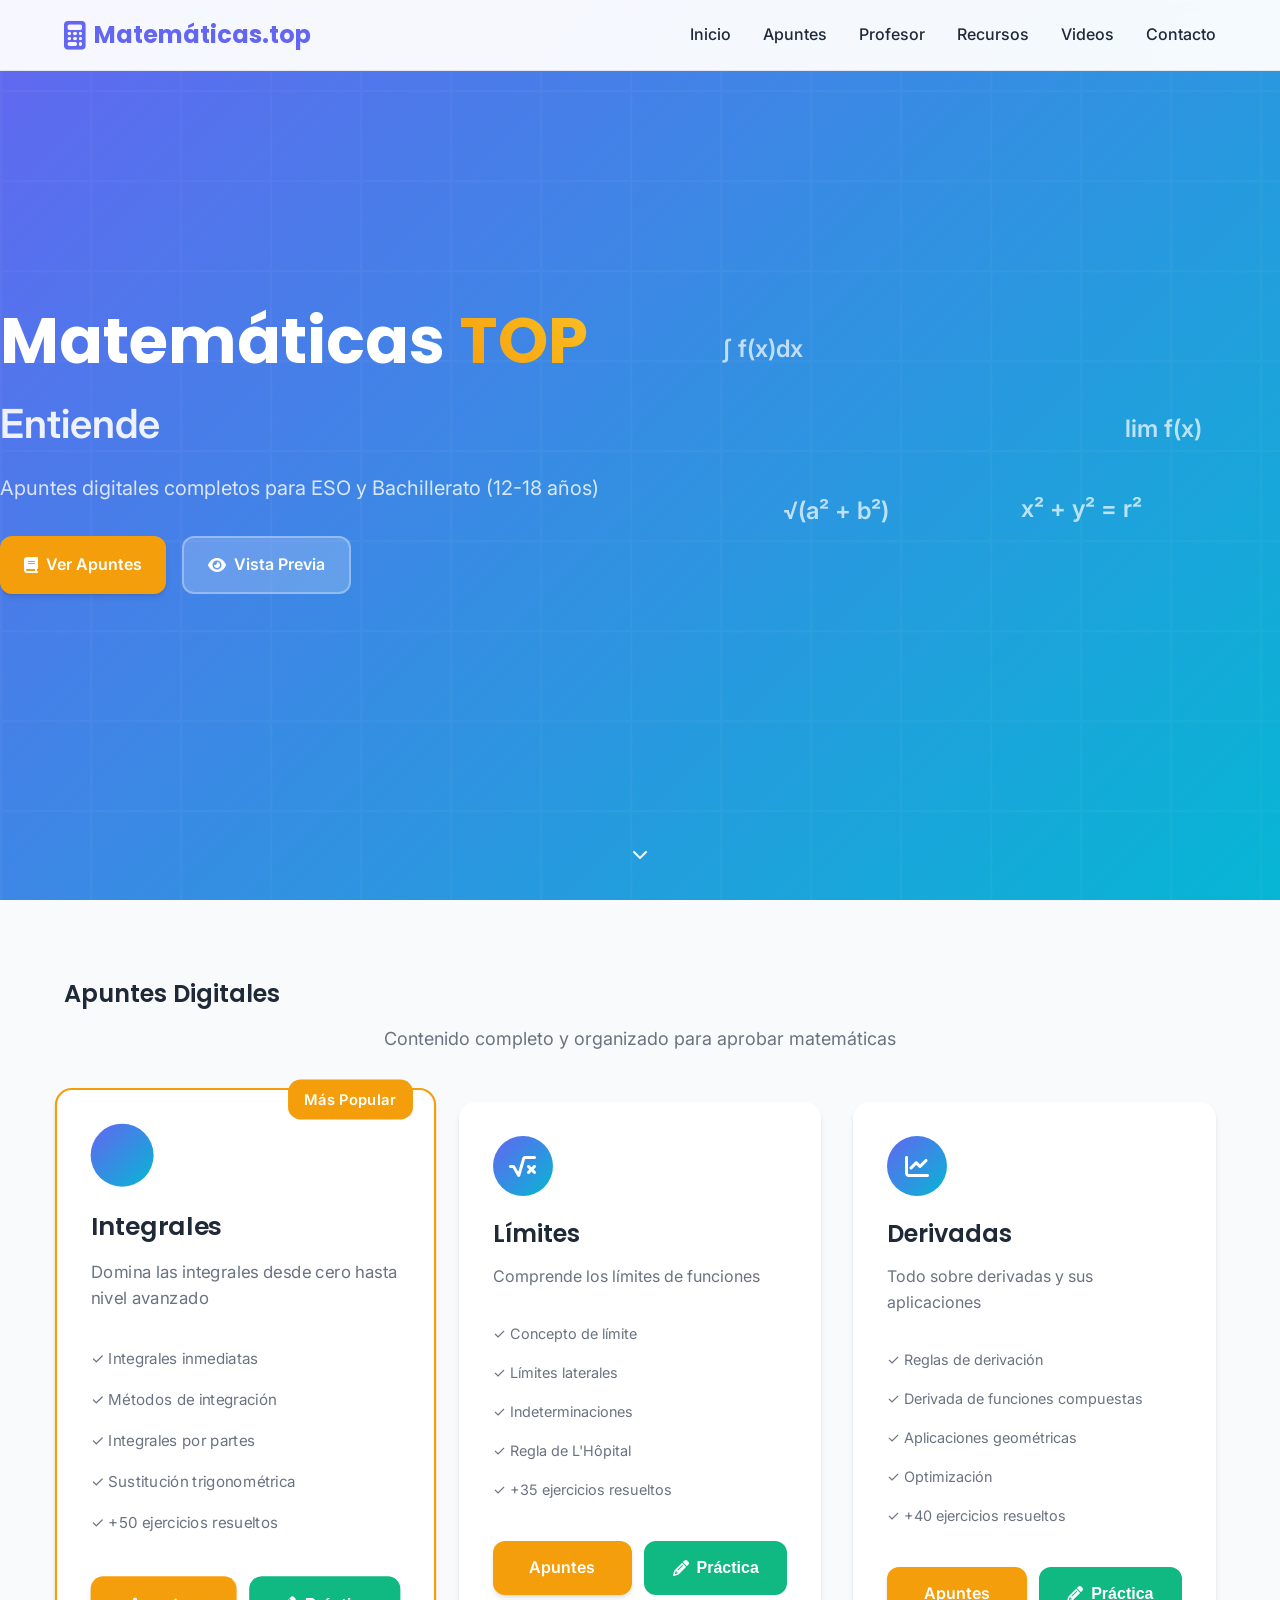
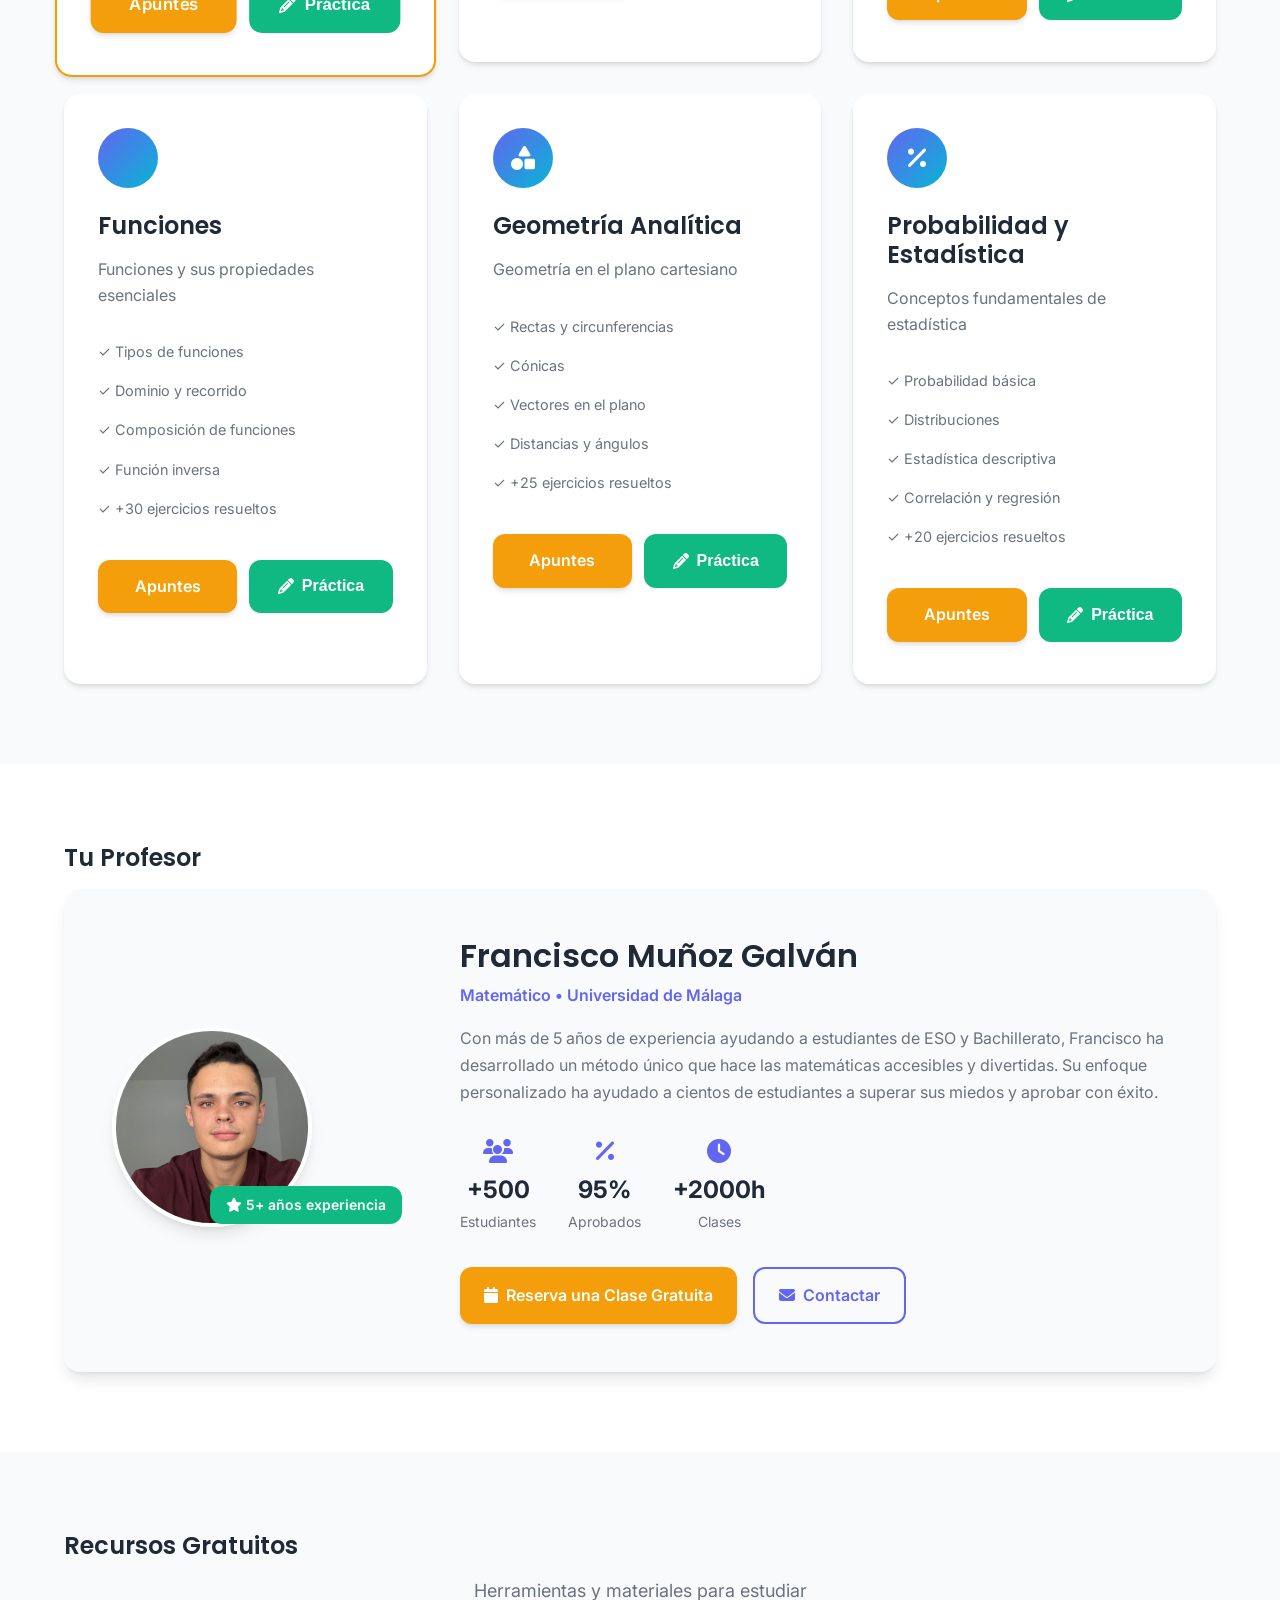
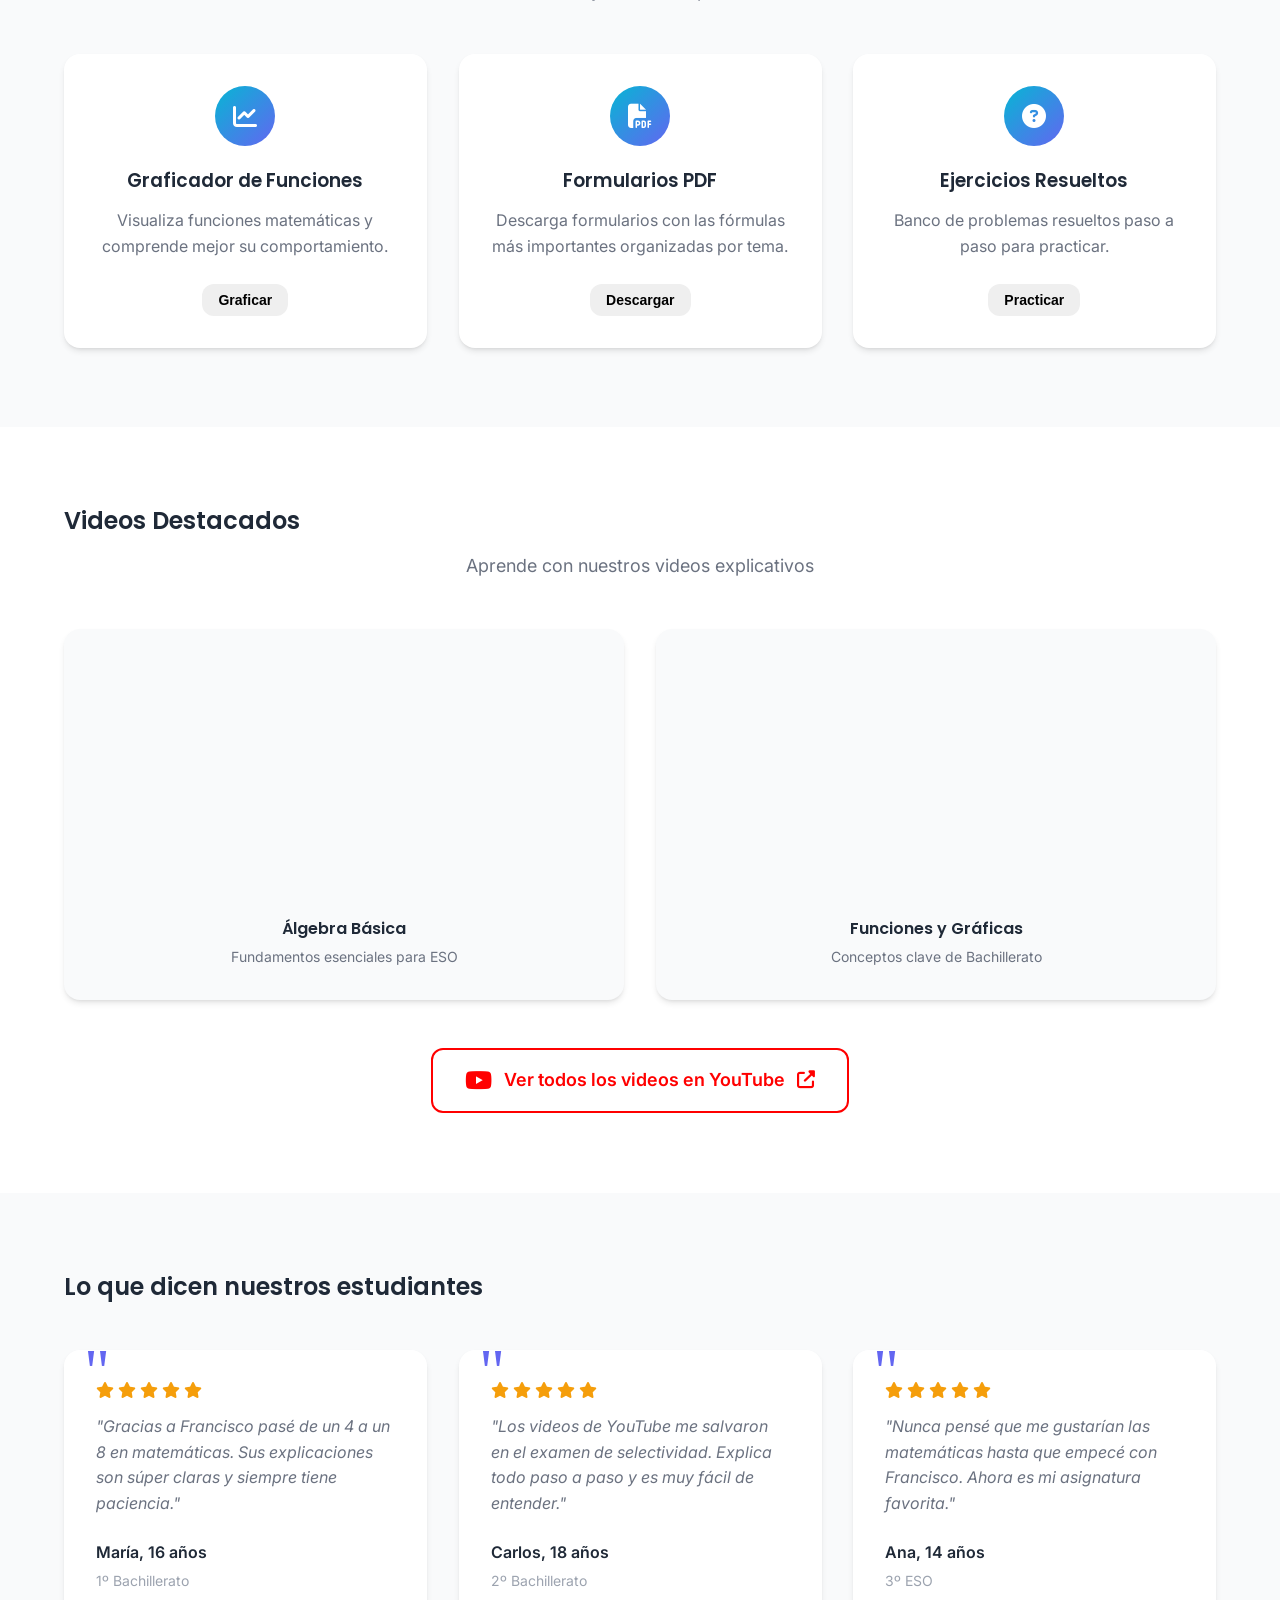
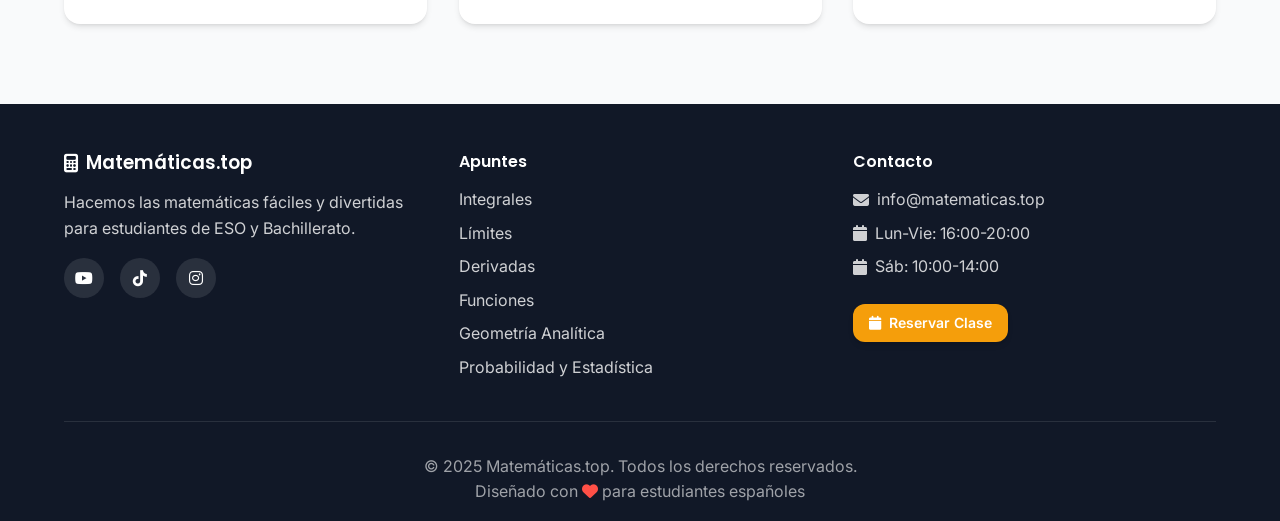
<file: index.html>
<!DOCTYPE html>
<html lang="es">
<head>
    <meta charset="UTF-8">
    <meta name="viewport" content="width=device-width, initial-scale=1.0">
    <meta name="description" content="Matematicas.top - Apuntes digitales completos para estudiantes de ESO y Bachillerato. Integrales, límites, derivadas y más. Contenido organizado para aprobar matemáticas.">
    <title>Matemáticas.top - Apuntes Digitales | ESO y Bachillerato</title>
    <link href="https://fonts.googleapis.com/css2?family=Inter:wght@300;400;500;600;700&family=Poppins:wght@400;500;600;700&display=swap" rel="stylesheet">
    <link rel="canonical" href="https://www.matematicas.top">
    <meta name="robots" content="index, follow">
    <meta name="keywords" content="apuntes matemáticas, ESO, bachillerato, integrales, derivadas, límites, apuntes digitales, matemáticas PDF, estudiar matemáticas">
    <meta property="og:title" content="Matemáticas.top - Apuntes Digitales para ESO y Bachillerato">
    <meta property="og:description" content="Apuntes completos y organizados para aprobar matemáticas. Integrales, límites, derivadas y más contenido de calidad.">
    <meta property="og:image" content="https://www.matematicas.top/assets/img/og-image.jpg">
    <meta property="og:url" content="https://www.matematicas.top">
    <meta property="og:type" content="website">
    <meta name="twitter:card" content="summary_large_image">
    <link rel="icon" href="/favicon.ico" type="image/x-icon">
    <link rel="stylesheet" href="https://cdnjs.cloudflare.com/ajax/libs/font-awesome/6.4.0/css/all.min.css">
    <link rel="stylesheet" href="css/styles.css">
    
    <!-- Structured Data -->
    <script type="application/ld+json">
    {
      "@context": "https://schema.org",
      "@type": "EducationalOrganization",
      "name": "Matemáticas.top",
      "description": "Clases particulares y recursos online para estudiantes de ESO y Bachillerato. Aprende matemáticas de forma divertida y eficaz.",
      "url": "https://www.matematicas.top",
      "image": "https://www.matematicas.top/assets/img/foto-perfil.JPG",
      "address": {
        "@type": "PostalAddress",
        "addressCountry": "ES",
        "addressRegion": "Andalucía"
      },
      "contactPoint": {
        "@type": "ContactPoint",
        "contactType": "customer service",
        "availableLanguage": "Spanish"
      },
      "sameAs": [
        "https://www.youtube.com/@matematicastop",
        "https://www.tiktok.com/@matematicas.top",
        "https://www.instagram.com/matematicas.top/"
      ],
      "founder": {
        "@type": "Person",
        "name": "Francisco Muñoz Galván",
        "jobTitle": "Matemático",
        "alumniOf": {
          "@type": "EducationalOrganization",
          "name": "Universidad de Málaga"
        }
      },
      "offers": [
        {
          "@type": "Offer",
          "name": "Clases de ESO",
          "description": "Clases particulares de matemáticas para estudiantes de ESO (12-16 años)",
          "price": "25",
          "priceCurrency": "EUR"
        },
        {
          "@type": "Offer",
          "name": "Clases de Bachillerato", 
          "description": "Clases particulares de matemáticas para estudiantes de Bachillerato (16-18 años)",
          "price": "30",
          "priceCurrency": "EUR"
        }
      ]
    }
    </script>

    <!-- Google tag (gtag.js) -->
    <script async src="https://www.googletagmanager.com/gtag/js?id=G-TMH2SYVGEL"></script>
    <script>
      window.dataLayer = window.dataLayer || [];
      function gtag(){dataLayer.push(arguments);}
      gtag('js', new Date());

      gtag('config', 'G-TMH2SYVGEL');
    </script>
</head>
<body>
    <!-- Loading Spinner -->
    <div id="loading-spinner" class="loading-spinner">
        <div class="spinner">
            <div class="spinner-inner">
                <i class="fas fa-calculator"></i>
            </div>
        </div>
        <p>Cargando Matemáticas.top...</p>
    </div>

    <!-- Skip to main content link for accessibility -->
    <a href="#main-content" class="skip-link">Saltar al contenido principal</a>

    <header class="navbar">
        <nav class="nav-container">
            <div class="nav-logo">
                <i class="fas fa-calculator"></i>
                <span>Matemáticas.top</span>
            </div>
            <ul class="nav-menu">
                <li><a href="#inicio">Inicio</a></li>
                <li><a href="#apuntes">Apuntes</a></li>
                <li><a href="#profesores">Profesor</a></li>
                <li><a href="#recursos">Recursos</a></li>
                <li><a href="#videos">Videos</a></li>
                <li><a href="#contacto">Contacto</a></li>
            </ul>
            <div class="nav-toggle">
                <span></span>
                <span></span>
                <span></span>
            </div>
        </nav>
    </header>

    <main id="main-content">
        <section id="inicio" class="hero">
            <div class="hero-content">
                <div class="hero-text">
                    <h1>Matemáticas <span class="highlight">TOP</span></h1>
                    <div id="animatedText" class="animated-text"></div>
                    <p class="hero-subtitle">Apuntes digitales completos para ESO y Bachillerato (12-18 años)</p>
                    <div class="hero-buttons">
                        <a href="#apuntes" class="btn btn-primary">
                            <i class="fas fa-book"></i> Ver Apuntes
                        </a>
                        <a href="https://matematicastop.notion.site/Integrales-1ce640f00b90805bb107d178b8cd7286" class="btn btn-secondary" target="_blank">
                            <i class="fas fa-eye"></i> Vista Previa
                        </a>
                    </div>
                </div>
                <div class="hero-visual">
                    <div class="math-animation">
                        <div class="floating-formula">∫ f(x)dx</div>
                        <div class="floating-formula">x² + y² = r²</div>
                        <div class="floating-formula">√(a² + b²)</div>
                        <div class="floating-formula">lim f(x)</div>
                    </div>
                </div>
            </div>
            <div class="scroll-indicator">
                <i class="fas fa-chevron-down"></i>
            </div>
        </section>

        <section id="apuntes" class="notes-section fade-in">
            <div class="container">
                <h2>Apuntes Digitales</h2>
                <p class="section-subtitle">Contenido completo y organizado para aprobar matemáticas</p>
                <div class="notes-grid">
                    <div class="note-card featured">
                        <div class="note-badge">Más Popular</div>
                        <div class="note-icon">
                            <i class="fas fa-integral"></i>
                        </div>
                        <h3>Integrales</h3>
                        <p class="note-description">Domina las integrales desde cero hasta nivel avanzado</p>
                        <ul class="note-features">
                            <li>✓ Integrales inmediatas</li>
                            <li>✓ Métodos de integración</li>
                            <li>✓ Integrales por partes</li>
                            <li>✓ Sustitución trigonométrica</li>
                            <li>✓ +50 ejercicios resueltos</li>
                        </ul>
                        <div class="note-actions">
                            <a href="notes/integrales.html" class="btn btn-primary">
                                Apuntes
                            </a>
                            <button class="btn btn-practice" onclick="startQuiz('integrales')">
                                <i class="fas fa-pencil-alt"></i> Práctica
                            </button>
                        </div>
                    </div>
                    
                    <div class="note-card">
                        <div class="note-icon">
                            <i class="fas fa-square-root-alt"></i>
                        </div>
                        <h3>Límites</h3>
                        <p class="note-description">Comprende los límites de funciones</p>
                        <ul class="note-features">
                            <li>✓ Concepto de límite</li>
                            <li>✓ Límites laterales</li>
                            <li>✓ Indeterminaciones</li>
                            <li>✓ Regla de L'Hôpital</li>
                            <li>✓ +35 ejercicios resueltos</li>
                        </ul>
                        <div class="note-actions">
                            <a href="notes/limites.html" class="btn btn-primary">
                                Apuntes
                            </a>
                            <button class="btn btn-practice" onclick="startQuiz('limites')">
                                <i class="fas fa-pencil-alt"></i> Práctica
                            </button>
                        </div>
                    </div>
                    
                    <div class="note-card">
                        <div class="note-icon">
                            <i class="fas fa-chart-line"></i>
                        </div>
                        <h3>Derivadas</h3>
                        <p class="note-description">Todo sobre derivadas y sus aplicaciones</p>
                        <ul class="note-features">
                            <li>✓ Reglas de derivación</li>
                            <li>✓ Derivada de funciones compuestas</li>
                            <li>✓ Aplicaciones geométricas</li>
                            <li>✓ Optimización</li>
                            <li>✓ +40 ejercicios resueltos</li>
                        </ul>
                        <div class="note-actions">
                            <a href="notes/derivadas.html" class="btn btn-primary">
                                Apuntes
                            </a>
                            <button class="btn btn-practice" onclick="startQuiz('derivadas')">
                                <i class="fas fa-pencil-alt"></i> Práctica
                            </button>
                        </div>
                    </div>
                    
                    <div class="note-card">
                        <div class="note-icon">
                            <i class="fas fa-functions"></i>
                        </div>
                        <h3>Funciones</h3>
                        <p class="note-description">Funciones y sus propiedades esenciales</p>
                        <ul class="note-features">
                            <li>✓ Tipos de funciones</li>
                            <li>✓ Dominio y recorrido</li>
                            <li>✓ Composición de funciones</li>
                            <li>✓ Función inversa</li>
                            <li>✓ +30 ejercicios resueltos</li>
                        </ul>
                        <div class="note-actions">
                            <a href="notes/funciones.html" class="btn btn-primary">
                                Apuntes
                            </a>
                            <button class="btn btn-practice" onclick="startQuiz('funciones')">
                                <i class="fas fa-pencil-alt"></i> Práctica
                            </button>
                        </div>
                    </div>
                    
                    <div class="note-card">
                        <div class="note-icon">
                            <i class="fas fa-shapes"></i>
                        </div>
                        <h3>Geometría Analítica</h3>
                        <p class="note-description">Geometría en el plano cartesiano</p>
                        <ul class="note-features">
                            <li>✓ Rectas y circunferencias</li>
                            <li>✓ Cónicas</li>
                            <li>✓ Vectores en el plano</li>
                            <li>✓ Distancias y ángulos</li>
                            <li>✓ +25 ejercicios resueltos</li>
                        </ul>
                        <div class="note-actions">
                            <a href="notes/geometria.html" class="btn btn-primary">
                                Apuntes
                            </a>
                            <button class="btn btn-practice" onclick="startQuiz('geometria')">
                                <i class="fas fa-pencil-alt"></i> Práctica
                            </button>
                        </div>
                    </div>
                    
                    <div class="note-card">
                        <div class="note-icon">
                            <i class="fas fa-percentage"></i>
                        </div>
                        <h3>Probabilidad y Estadística</h3>
                        <p class="note-description">Conceptos fundamentales de estadística</p>
                        <ul class="note-features">
                            <li>✓ Probabilidad básica</li>
                            <li>✓ Distribuciones</li>
                            <li>✓ Estadística descriptiva</li>
                            <li>✓ Correlación y regresión</li>
                            <li>✓ +20 ejercicios resueltos</li>
                        </ul>
                        <div class="note-actions">
                            <a href="notes/estadistica.html" class="btn btn-primary">
                                Apuntes
                            </a>
                            <button class="btn btn-practice" onclick="startQuiz('estadistica')">
                                <i class="fas fa-pencil-alt"></i> Práctica
                            </button>
                        </div>
                    </div>
                </div>
                
                <!-- Quiz Modal -->
                <div id="quiz-modal" class="modal">
                    <div class="modal-content quiz-modal-content">
                        <span class="close" onclick="closeQuiz()">&times;</span>
                        <div id="quiz-container">
                            <div class="quiz-header">
                                <h3 id="quiz-title">Cuestionario de Práctica</h3>
                                <div class="quiz-progress">
                                    <div class="progress-bar">
                                        <div class="progress-fill" id="progress-fill"></div>
                                    </div>
                                    <span id="question-counter">1 / 5</span>
                                </div>
                            </div>
                            
                            <div class="quiz-content">
                                <div class="question-section">
                                    <h4 id="question-text">Pregunta aparecerá aquí</h4>
                                    <div id="question-options" class="options-container">
                                        <!-- Las opciones se generarán dinámicamente -->
                                    </div>
                                </div>
                            </div>
                            
                            <!-- Resultados del quiz -->
                            <div id="quiz-results" class="quiz-results" style="display: none;">
                                <div class="results-header" style="text-align: center; margin-bottom: 1rem;">
                                    <i class="fas fa-trophy" style="font-size: 2rem; color: #f0c419;"></i>
                                    <h3 style="margin: 0.5rem 0;">¡Quiz Completado!</h3>
                                </div>
                                <div class="results-body" style="text-align: center;">
                                    <p id="score-percentage" style="font-size: 2.5rem; font-weight: bold; color: #4caf50; margin: 0.2rem 0;">0%</p>
                                    <p style="margin: 0.5rem 0;">Respuestas correctas: <strong><span id="correct-answers">0</span></strong> / <strong><span id="total-questions">5</span></strong></p>
                                </div>
                                <div class="results-actions" style="display: flex; justify-content: center; gap: 1rem; margin-top: 1rem;">
                                    <button class="btn btn-primary" onclick="restartQuiz()" style="padding: 0.5rem 1rem;">
                                        <i class="fas fa-redo"></i> Repetir
                                    </button>
                                    <button class="btn btn-secondary" onclick="closeQuiz()" style="padding: 0.5rem 1rem;">
                                        <i class="fas fa-times"></i> Cerrar
                                    </button>
                                </div>
                            </div>
                        </div>
                    </div>
                </div>
            </div>
        </section>

        <section id="profesores" class="teacher-section fade-in">
            <div class="container">
                <h2>Tu Profesor</h2>
                <div class="teacher-card">
                    <div class="teacher-image">
                        <img src="assets/img/foto-perfil.JPG" alt="Francisco Muñoz Galván" class="profile-img" loading="lazy">
                        <div class="teacher-badge">
                            <i class="fas fa-star"></i>
                            <span>5+ años experiencia</span>
                        </div>
                    </div>
                    <div class="teacher-info">
                        <h3>Francisco Muñoz Galván</h3>
                        <p class="teacher-title">Matemático • Universidad de Málaga</p>
                        <p class="teacher-description">
                            Con más de 5 años de experiencia ayudando a estudiantes de ESO y Bachillerato, 
                            Francisco ha desarrollado un método único que hace las matemáticas accesibles y divertidas. 
                            Su enfoque personalizado ha ayudado a cientos de estudiantes a superar sus miedos y aprobar con éxito.
                        </p>
                        
                        <div class="teacher-stats">
                            <div class="stat">
                                <i class="fas fa-users"></i>
                                <span>+500</span>
                                <small>Estudiantes</small>
                            </div>
                            <div class="stat">
                                <i class="fas fa-percentage"></i>
                                <span>95%</span>
                                <small>Aprobados</small>
                            </div>
                            <div class="stat">
                                <i class="fas fa-clock"></i>
                                <span>+2000h</span>
                                <small>Clases</small>
                            </div>
                        </div>

                        <div class="teacher-actions">
                            <a href="https://calendly.com/zumaquerodavid/30min" class="btn btn-primary" target="_blank">
                                <i class="fas fa-calendar"></i> Reserva una Clase Gratuita
                            </a>
                            <a href="#contacto" class="btn btn-outline">
                                <i class="fas fa-envelope"></i> Contactar
                            </a>
                        </div>
                    </div>
                </div>
            </div>
        </section>

        <section id="recursos" class="resources-section fade-in">
            <div class="container">
                <h2>Recursos Gratuitos</h2>
                <p class="section-subtitle">Herramientas y materiales para estudiar</p>
                
                <div class="resources-grid">
                    <div class="resource-card">
                        <div class="resource-icon">
                            <i class="fas fa-chart-line"></i>
                        </div>
                        <h3>Graficador de Funciones</h3>
                        <p>Visualiza funciones matemáticas y comprende mejor su comportamiento.</p>
                        <button class="btn btn-small" onclick="openGrapher()">Graficar</button>
                    </div>
                    
                    <div class="resource-card">
                        <div class="resource-icon">
                            <i class="fas fa-file-pdf"></i>
                        </div>
                        <h3>Formularios PDF</h3>
                        <p>Descarga formularios con las fórmulas más importantes organizadas por tema.</p>
                        <button class="btn btn-small" onclick="downloadFormulas()">Descargar</button>
                    </div>
                    
                    <div class="resource-card">
                        <div class="resource-icon">
                            <i class="fas fa-question-circle"></i>
                        </div>
                        <h3>Ejercicios Resueltos</h3>
                        <p>Banco de problemas resueltos paso a paso para practicar.</p>
                        <button class="btn btn-small" onclick="openExercises()">Practicar</button>
                    </div>
                </div>
            </div>
        </section>
        

                <section id="videos" class="videos-section fade-in">
            <div class="container">
                <h2>Videos Destacados</h2>
                <p class="section-subtitle">Aprende con nuestros videos explicativos</p>
                
                <div class="video-grid">
                    <div class="video-card">
                        <iframe src="https://www.youtube.com/embed/3L_me6FZm2c" title="Video de matemáticas 1" allowfullscreen></iframe>
                        <div class="video-info">
                            <h4>Álgebra Básica</h4>
                            <p>Fundamentos esenciales para ESO</p>
                        </div>
                    </div>
                    <div class="video-card">
                        <iframe src="https://www.youtube.com/embed/S8OeypYsqoI" title="Video de matemáticas 2" allowfullscreen></iframe>
                        <div class="video-info">
                            <h4>Funciones y Gráficas</h4>
                            <p>Conceptos clave de Bachillerato</p>
                        </div>
                    </div>
                </div>
                
                <div class="youtube-link-container">
                    <a href="https://www.youtube.com/@matematicastop" target="_blank" rel="noopener noreferrer" class="yt-link">
                        <i class="fab fa-youtube yt-icon"></i> 
                        <span>Ver todos los videos en YouTube</span>
                        <i class="fas fa-external-link-alt"></i>
                    </a>
                </div>
            </div>
        </section>

        <!-- Testimonials Section -->
        <section class="testimonials-section fade-in">
            <div class="container">
                <h2>Lo que dicen nuestros estudiantes</h2>
                <div class="testimonials-grid">
                    <div class="testimonial-card">
                        <div class="testimonial-rating">
                            <i class="fas fa-star"></i>
                            <i class="fas fa-star"></i>
                            <i class="fas fa-star"></i>
                            <i class="fas fa-star"></i>
                            <i class="fas fa-star"></i>
                        </div>
                        <p>"Gracias a Francisco pasé de un 4 a un 8 en matemáticas. Sus explicaciones son súper claras y siempre tiene paciencia."</p>
                        <div class="testimonial-author">
                            <strong>María, 16 años</strong>
                            <span>1º Bachillerato</span>
                        </div>
                    </div>
                    
                    <div class="testimonial-card">
                        <div class="testimonial-rating">
                            <i class="fas fa-star"></i>
                            <i class="fas fa-star"></i>
                            <i class="fas fa-star"></i>
                            <i class="fas fa-star"></i>
                            <i class="fas fa-star"></i>
                        </div>
                        <p>"Los videos de YouTube me salvaron en el examen de selectividad. Explica todo paso a paso y es muy fácil de entender."</p>
                        <div class="testimonial-author">
                            <strong>Carlos, 18 años</strong>
                            <span>2º Bachillerato</span>
                        </div>
                    </div>
                    
                    <div class="testimonial-card">
                        <div class="testimonial-rating">
                            <i class="fas fa-star"></i>
                            <i class="fas fa-star"></i>
                            <i class="fas fa-star"></i>
                            <i class="fas fa-star"></i>
                            <i class="fas fa-star"></i>
                        </div>
                        <p>"Nunca pensé que me gustarían las matemáticas hasta que empecé con Francisco. Ahora es mi asignatura favorita."</p>
                        <div class="testimonial-author">
                            <strong>Ana, 14 años</strong>
                            <span>3º ESO</span>
                        </div>
                    </div>
                </div>
            </div>
        </section>
    </main>

    <footer id="contacto" class="footer">
        <div class="container">
            <div class="footer-content">
                <div class="footer-section">
                    <h3><i class="fas fa-calculator"></i> Matemáticas.top</h3>
                    <p>Hacemos las matemáticas fáciles y divertidas para estudiantes de ESO y Bachillerato.</p>
                    <div class="footer-social">
                        <a href="https://www.youtube.com/@matematicastop" target="_blank" rel="noopener noreferrer">
                            <i class="fab fa-youtube"></i>
                        </a>
                        <a href="https://www.tiktok.com/@matematicas.top" target="_blank" rel="noopener noreferrer">
                            <i class="fab fa-tiktok"></i>
                        </a>
                        <a href="https://www.instagram.com/matematicas.top/" target="_blank" rel="noopener noreferrer">
                            <i class="fab fa-instagram"></i>
                        </a>
                    </div>
                </div>
                
                <div class="footer-section">
                    <h4>Apuntes</h4>
                    <ul>
                        <li><a href="#apuntes">Integrales</a></li>
                        <li><a href="#apuntes">Límites</a></li>
                        <li><a href="#apuntes">Derivadas</a></li>
                        <li><a href="#apuntes">Funciones</a></li>
                        <li><a href="#apuntes">Geometría Analítica</a></li>
                        <li><a href="#apuntes">Probabilidad y Estadística</a></li>
                    </ul>
                </div>
                
                <div class="footer-section">
                    <h4>Contacto</h4>
                    <div class="contact-info">
                        <p><i class="fas fa-envelope"></i> info@matematicas.top</p>
                        <p><i class="fas fa-calendar"></i> Lun-Vie: 16:00-20:00</p>
                        <p><i class="fas fa-calendar"></i> Sáb: 10:00-14:00</p>
                    </div>
                    <a href="https://calendly.com/zumaquerodavid/30min" class="btn btn-primary btn-small" target="_blank">
                        <i class="fas fa-calendar"></i> Reservar Clase
                    </a>
                </div>
            </div>
            
            <div class="footer-bottom">
                <p>&copy; 2025 Matemáticas.top. Todos los derechos reservados.</p>
                <p>Diseñado con <i class="fas fa-heart" style="color: #ff5047;"></i> para estudiantes españoles</p>
            </div>
        </div>
    </footer>

    <script src="js/main.js"></script>
</body>
</html>
</file>
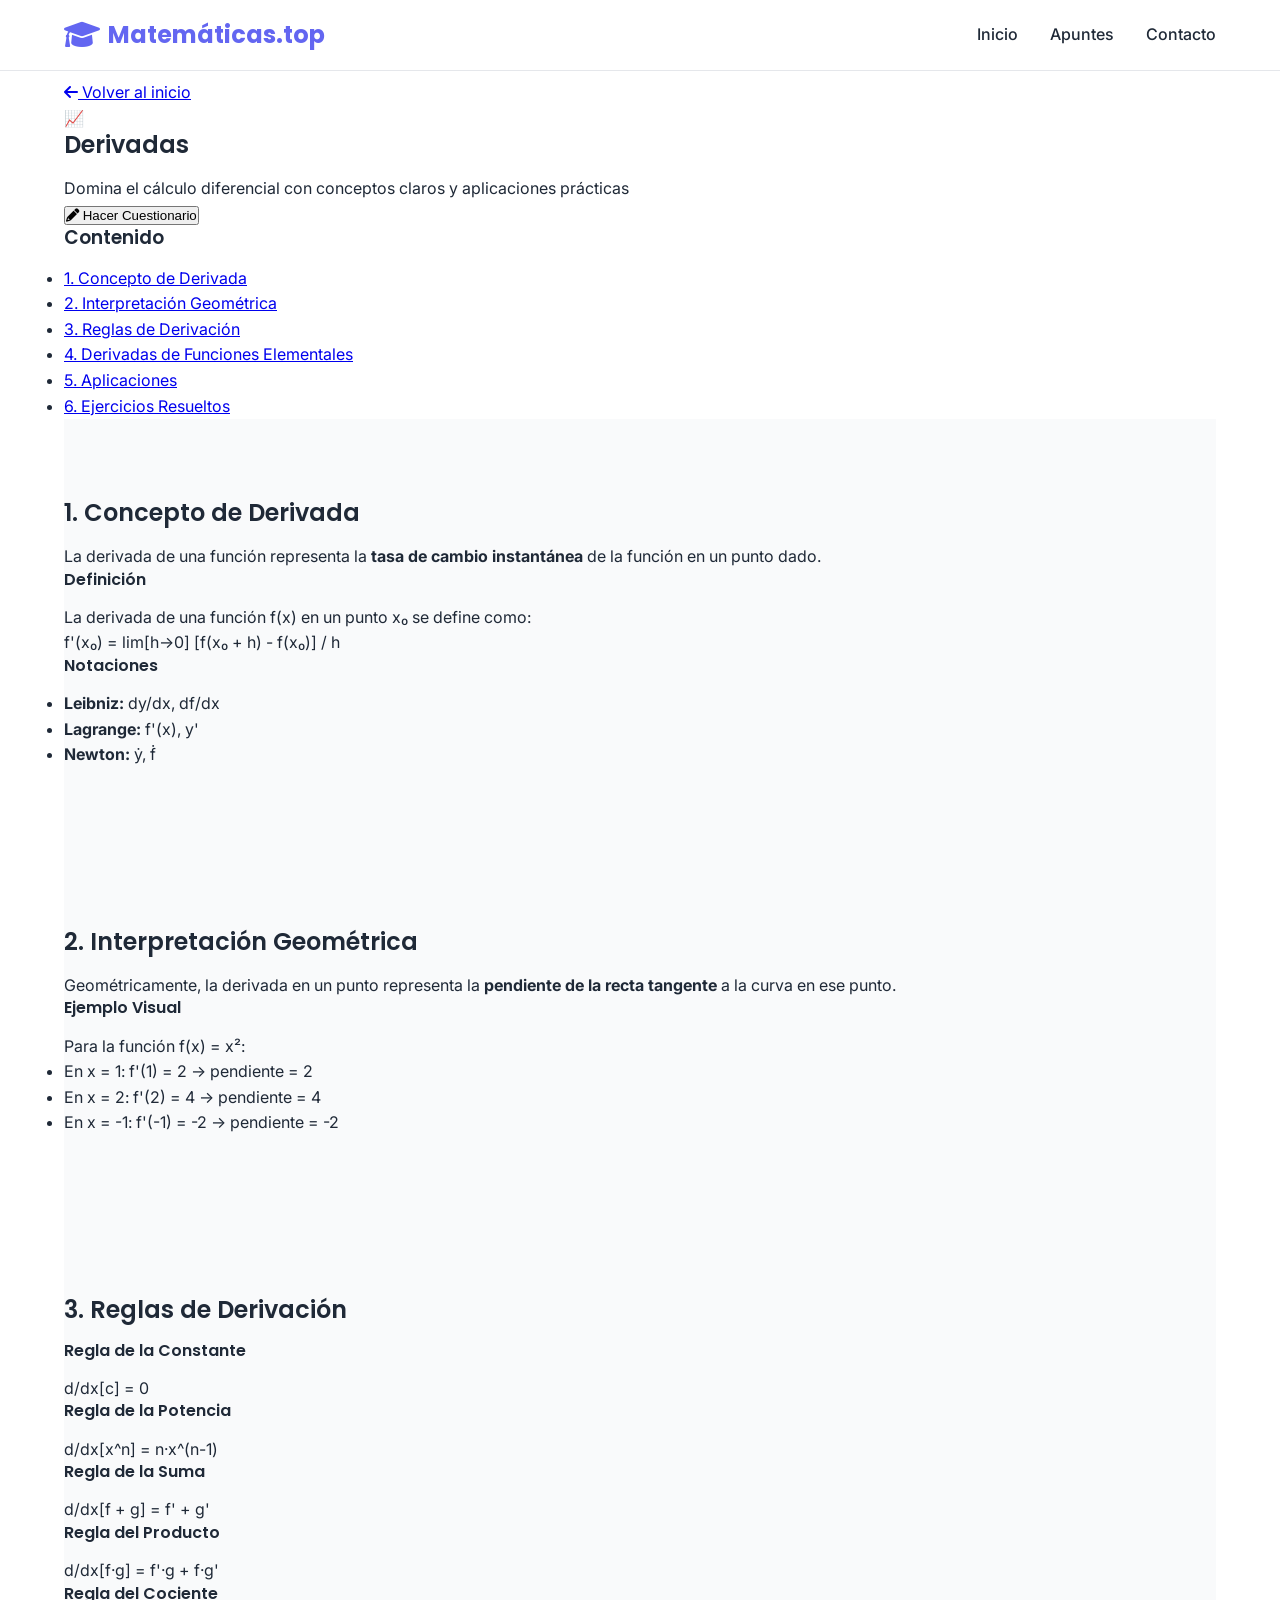
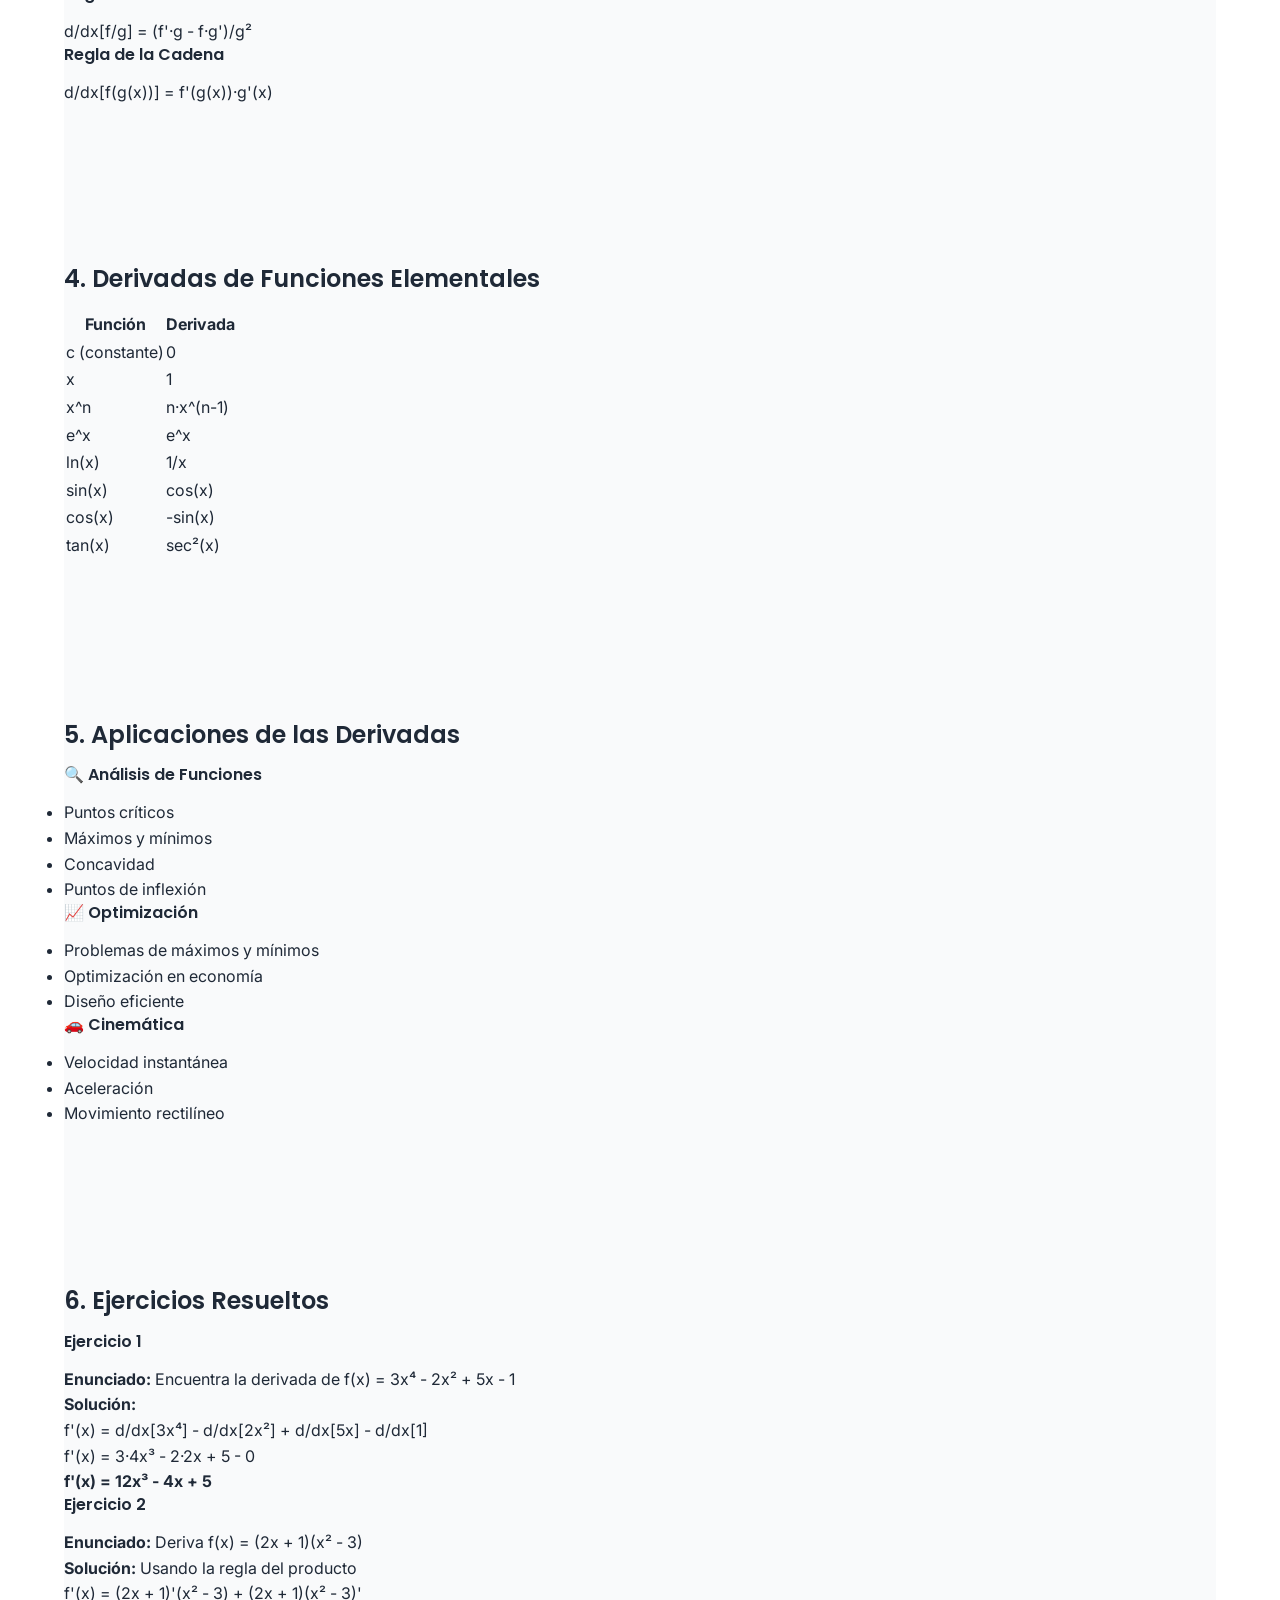
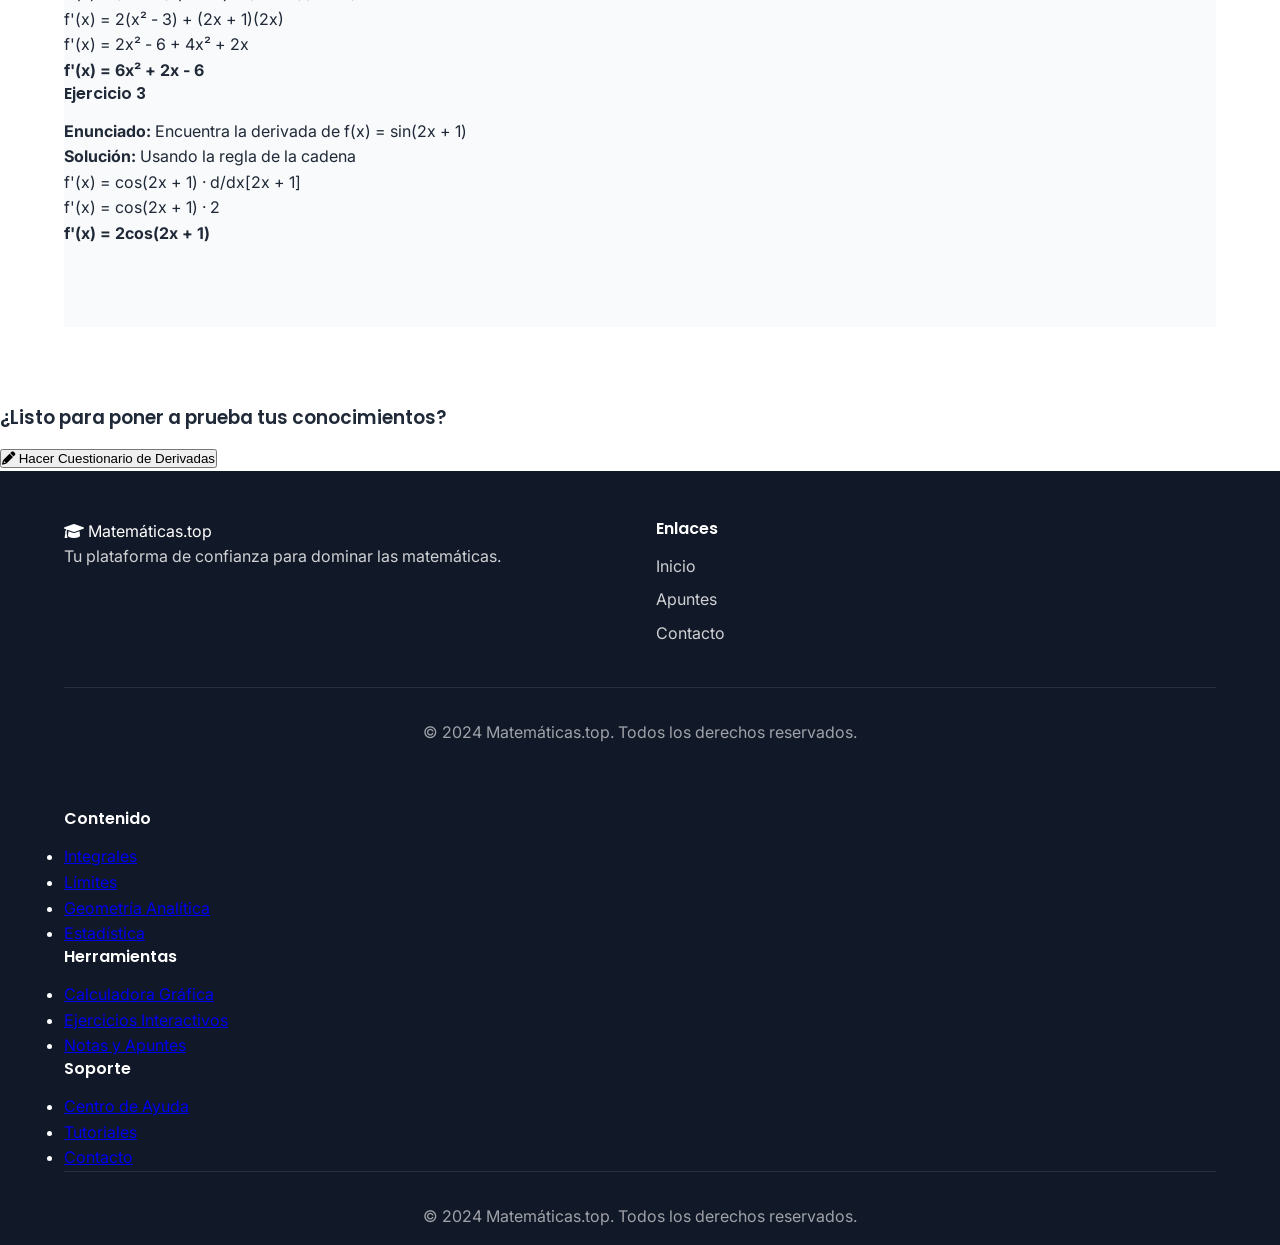
<file: notes/derivadas.html>
<!DOCTYPE html>
<html lang="es">
<head>
    <meta charset="UTF-8">
    <meta name="viewport" content="width=device-width, initial-scale=1.0">
    <title>Derivadas - Matemáticas Top</title>
    <link rel="icon" type="image/x-icon" href="../assets/img/favicon.ico">
    <link href="https://fonts.googleapis.com/css2?family=Poppins:wght@300;400;600;700&family=Inter:wght@300;400;500;600&display=swap" rel="stylesheet">
    <link href="https://cdnjs.cloudflare.com/ajax/libs/font-awesome/6.0.0/css/all.min.css" rel="stylesheet">
    <link href="../css/styles.css" rel="stylesheet">
    <script async src="https://www.googletagmanager.com/gtag/js?id=GA_MEASUREMENT_ID"></script>
    <script>
        window.dataLayer = window.dataLayer || [];
        function gtag(){dataLayer.push(arguments);}
        gtag('js', new Date());
        gtag('config', 'GA_MEASUREMENT_ID');
    </script>
</head>
<body>
    <!-- Navigation -->
    <nav class="navbar">
        <div class="nav-container">
            <div class="nav-logo">
                <i class="fas fa-graduation-cap"></i>
                Matemáticas.top
            </div>
            <ul class="nav-menu">
                <li><a href="../index.html">Inicio</a></li>
                <li><a href="../index.html#notes">Apuntes</a></li>
                <li><a href="#contact">Contacto</a></li>
            </ul>
        </div>
    </nav>

    <!-- Main Content -->
    <main>
        <section class="notes-content">
            <div class="container">
                <div class="notes-header">
                    <a href="../index.html" class="back-link">
                        <i class="fas fa-arrow-left"></i> Volver al inicio
                    </a>
                    <div class="notes-title">
                        <div class="notes-icon">📈</div>
                        <h1>Derivadas</h1>
                        <p class="notes-subtitle">Domina el cálculo diferencial con conceptos claros y aplicaciones prácticas</p>
                        <div class="quiz-button">
                            <button onclick="openQuizModal()">
                                <i class="fas fa-pencil-alt"></i> Hacer Cuestionario
                            </button>
                        </div>
                    </div>
                </div>

                <div class="notes-body">
                    <div class="notes-toc">
                        <h3>Contenido</h3>
                        <ul>
                            <li><a href="#concepto">1. Concepto de Derivada</a></li>
                            <li><a href="#interpretacion">2. Interpretación Geométrica</a></li>
                            <li><a href="#reglas">3. Reglas de Derivación</a></li>
                            <li><a href="#funciones">4. Derivadas de Funciones Elementales</a></li>
                            <li><a href="#aplicaciones">5. Aplicaciones</a></li>
                            <li><a href="#ejercicios">6. Ejercicios Resueltos</a></li>
                        </ul>
                    </div>

                    <div class="notes-sections">
                        <section id="concepto" class="notes-section">
                            <h2>1. Concepto de Derivada</h2>
                            <p>La derivada de una función representa la <strong>tasa de cambio instantánea</strong> de la función en un punto dado.</p>
                            
                            <div class="definition-box">
                                <h4>Definición</h4>
                                <p>La derivada de una función f(x) en un punto x₀ se define como:</p>
                                <div class="formula">
                                    f'(x₀) = lim[h→0] [f(x₀ + h) - f(x₀)] / h
                                </div>
                            </div>

                            <div class="concept-box">
                                <h4>Notaciones</h4>
                                <ul>
                                    <li><strong>Leibniz:</strong> dy/dx, df/dx</li>
                                    <li><strong>Lagrange:</strong> f'(x), y'</li>
                                    <li><strong>Newton:</strong> ẏ, ḟ</li>
                                </ul>
                            </div>
                        </section>

                        <section id="interpretacion" class="notes-section">
                            <h2>2. Interpretación Geométrica</h2>
                            <p>Geométricamente, la derivada en un punto representa la <strong>pendiente de la recta tangente</strong> a la curva en ese punto.</p>
                            
                            <div class="example-box">
                                <h4>Ejemplo Visual</h4>
                                <p>Para la función f(x) = x²:</p>
                                <ul>
                                    <li>En x = 1: f'(1) = 2 → pendiente = 2</li>
                                    <li>En x = 2: f'(2) = 4 → pendiente = 4</li>
                                    <li>En x = -1: f'(-1) = -2 → pendiente = -2</li>
                                </ul>
                            </div>
                        </section>

                        <section id="reglas" class="notes-section">
                            <h2>3. Reglas de Derivación</h2>
                            
                            <div class="rules-grid">
                                <div class="rule-card">
                                    <h4>Regla de la Constante</h4>
                                    <div class="formula">d/dx[c] = 0</div>
                                </div>
                                
                                <div class="rule-card">
                                    <h4>Regla de la Potencia</h4>
                                    <div class="formula">d/dx[x^n] = n·x^(n-1)</div>
                                </div>
                                
                                <div class="rule-card">
                                    <h4>Regla de la Suma</h4>
                                    <div class="formula">d/dx[f + g] = f' + g'</div>
                                </div>
                                
                                <div class="rule-card">
                                    <h4>Regla del Producto</h4>
                                    <div class="formula">d/dx[f·g] = f'·g + f·g'</div>
                                </div>
                                
                                <div class="rule-card">
                                    <h4>Regla del Cociente</h4>
                                    <div class="formula">d/dx[f/g] = (f'·g - f·g')/g²</div>
                                </div>
                                
                                <div class="rule-card">
                                    <h4>Regla de la Cadena</h4>
                                    <div class="formula">d/dx[f(g(x))] = f'(g(x))·g'(x)</div>
                                </div>
                            </div>
                        </section>

                        <section id="funciones" class="notes-section">
                            <h2>4. Derivadas de Funciones Elementales</h2>
                            
                            <div class="functions-table">
                                <table>
                                    <thead>
                                        <tr>
                                            <th>Función</th>
                                            <th>Derivada</th>
                                        </tr>
                                    </thead>
                                    <tbody>
                                        <tr><td>c (constante)</td><td>0</td></tr>
                                        <tr><td>x</td><td>1</td></tr>
                                        <tr><td>x^n</td><td>n·x^(n-1)</td></tr>
                                        <tr><td>e^x</td><td>e^x</td></tr>
                                        <tr><td>ln(x)</td><td>1/x</td></tr>
                                        <tr><td>sin(x)</td><td>cos(x)</td></tr>
                                        <tr><td>cos(x)</td><td>-sin(x)</td></tr>
                                        <tr><td>tan(x)</td><td>sec²(x)</td></tr>
                                    </tbody>
                                </table>
                            </div>
                        </section>

                        <section id="aplicaciones" class="notes-section">
                            <h2>5. Aplicaciones de las Derivadas</h2>
                            
                            <div class="applications-grid">
                                <div class="app-card">
                                    <h4>🔍 Análisis de Funciones</h4>
                                    <ul>
                                        <li>Puntos críticos</li>
                                        <li>Máximos y mínimos</li>
                                        <li>Concavidad</li>
                                        <li>Puntos de inflexión</li>
                                    </ul>
                                </div>
                                
                                <div class="app-card">
                                    <h4>📈 Optimización</h4>
                                    <ul>
                                        <li>Problemas de máximos y mínimos</li>
                                        <li>Optimización en economía</li>
                                        <li>Diseño eficiente</li>
                                    </ul>
                                </div>
                                
                                <div class="app-card">
                                    <h4>🚗 Cinemática</h4>
                                    <ul>
                                        <li>Velocidad instantánea</li>
                                        <li>Aceleración</li>
                                        <li>Movimiento rectilíneo</li>
                                    </ul>
                                </div>
                            </div>
                        </section>

                        <section id="ejercicios" class="notes-section">
                            <h2>6. Ejercicios Resueltos</h2>
                            
                            <div class="exercise-box">
                                <h4>Ejercicio 1</h4>
                                <p><strong>Enunciado:</strong> Encuentra la derivada de f(x) = 3x⁴ - 2x² + 5x - 1</p>
                                <div class="solution">
                                    <p><strong>Solución:</strong></p>
                                    <p>f'(x) = d/dx[3x⁴] - d/dx[2x²] + d/dx[5x] - d/dx[1]</p>
                                    <p>f'(x) = 3·4x³ - 2·2x + 5 - 0</p>
                                    <p><strong>f'(x) = 12x³ - 4x + 5</strong></p>
                                </div>
                            </div>

                            <div class="exercise-box">
                                <h4>Ejercicio 2</h4>
                                <p><strong>Enunciado:</strong> Deriva f(x) = (2x + 1)(x² - 3)</p>
                                <div class="solution">
                                    <p><strong>Solución:</strong> Usando la regla del producto</p>
                                    <p>f'(x) = (2x + 1)'(x² - 3) + (2x + 1)(x² - 3)'</p>
                                    <p>f'(x) = 2(x² - 3) + (2x + 1)(2x)</p>
                                    <p>f'(x) = 2x² - 6 + 4x² + 2x</p>
                                    <p><strong>f'(x) = 6x² + 2x - 6</strong></p>
                                </div>
                            </div>

                            <div class="exercise-box">
                                <h4>Ejercicio 3</h4>
                                <p><strong>Enunciado:</strong> Encuentra la derivada de f(x) = sin(2x + 1)</p>
                                <div class="solution">
                                    <p><strong>Solución:</strong> Usando la regla de la cadena</p>
                                    <p>f'(x) = cos(2x + 1) · d/dx[2x + 1]</p>
                                    <p>f'(x) = cos(2x + 1) · 2</p>
                                    <p><strong>f'(x) = 2cos(2x + 1)</strong></p>
                                </div>
                            </div>
                        </section>
                    </div>
                </div>
            </div>
        </section>

        <div class="quiz-button">
            <h3>¿Listo para poner a prueba tus conocimientos?</h3>
            <button onclick="openQuizModal()">
                <i class="fas fa-pencil-alt"></i> Hacer Cuestionario de Derivadas
            </button>
        </div>
    </main>

    <!-- Footer -->
    <footer class="footer">
        <div class="container">
            <div class="footer-content">
                <div class="footer-section">
                    <div class="footer-logo">
                        <i class="fas fa-graduation-cap"></i>
                        Matemáticas.top
                    </div>
                    <p>Tu plataforma de confianza para dominar las matemáticas.</p>
                </div>
                <div class="footer-section">
                    <h4>Enlaces</h4>
                    <ul>
                        <li><a href="../index.html">Inicio</a></li>
                        <li><a href="../index.html#notes">Apuntes</a></li>
                        <li><a href="#contact">Contacto</a></li>
                    </ul>
                </div>
            </div>
            <div class="footer-bottom">
                <p>&copy; 2024 Matemáticas.top. Todos los derechos reservados.</p>
            </div>
        </div>
    </footer>

    <!-- Quiz Modal -->
    <div id="quiz-modal" class="modal" style="display: none;">
        <div class="modal-content quiz-modal-content">
            <div class="quiz-header">
                <h2><i class="fas fa-chart-line"></i> Cuestionario de Derivadas</h2>
                <span class="close" onclick="closeQuizModal()">&times;</span>
            </div>
            <div class="quiz-content">
                <div id="quiz-start" class="quiz-section">
                    <p>Pon a prueba tus conocimientos sobre derivadas con este cuestionario.</p>
                    <button onclick="startQuiz()" class="quiz-btn primary">Comenzar Cuestionario</button>
                </div>
                
                <div id="quiz-question" class="quiz-section" style="display: none;">
                    <div class="question-counter">
                        <span id="current-question">1</span> de <span id="total-questions">10</span>
                    </div>
                    <div class="question-text" id="question-text"></div>
                    <div class="options" id="options"></div>
                    <button onclick="nextQuestion()" id="next-btn" class="quiz-btn primary" style="display: none;">Siguiente</button>
                </div>
                
                <div id="quiz-result" class="quiz-section" style="display: none;">
                    <div class="result-icon" id="result-icon"></div>
                    <h3 id="result-title"></h3>
                    <p id="result-message"></p>
                    <div class="score" id="score"></div>
                    <button onclick="restartQuiz()" class="quiz-btn primary">Repetir Cuestionario</button>
                    <button onclick="closeQuizModal()" class="quiz-btn secondary">Cerrar</button>
                </div>
            </div>
        </div>
    </div>

    <footer class="footer">
        <div class="container">
            <div class="footer-links">
                <div class="footer-column">
                    <h4>Contenido</h4>
                    <ul>
                        <li><a href="integrales.html">Integrales</a></li>
                        <li><a href="limites.html">Límites</a></li>
                        <li><a href="geometria.html">Geometría Analítica</a></li>
                        <li><a href="estadistica.html">Estadística</a></li>
                    </ul>
                </div>
                <div class="footer-column">
                    <h4>Herramientas</h4>
                    <ul>
                        <li><a href="#calculadora">Calculadora Gráfica</a></li>
                        <li><a href="#ejercicios">Ejercicios Interactivos</a></li>
                        <li><a href="#notas">Notas y Apuntes</a></li>
                    </ul>
                </div>
                <div class="footer-column">
                    <h4>Soporte</h4>
                    <ul>
                        <li><a href="#ayuda">Centro de Ayuda</a></li>
                        <li><a href="#tutoriales">Tutoriales</a></li>
                        <li><a href="#contact">Contacto</a></li>
                    </ul>
                </div>
            </div>
            <div class="footer-bottom">
                <p>&copy; 2024 Matemáticas.top. Todos los derechos reservados.</p>
            </div>
        </div>
    </footer>

    <style>
        /* Quiz Modal Styles */
        .modal {
            position: fixed;
            z-index: 1000;
            left: 0;
            top: 0;
            width: 100%;
            height: 100%;
            background-color: rgba(0,0,0,0.5);
            backdrop-filter: blur(5px);
        }

        .quiz-modal-content {
            background: linear-gradient(135deg, #667eea 0%, #764ba2 100%);
            margin: 5% auto;
            padding: 0;
            border: none;
            border-radius: 20px;
            width: 90%;
            max-width: 600px;
            max-height: 80vh;
            overflow-y: auto;
            box-shadow: 0 20px 60px rgba(0,0,0,0.3);
            color: white;
        }

        .quiz-header {
            background: rgba(255,255,255,0.1);
            padding: 1.5rem;
            border-bottom: 1px solid rgba(255,255,255,0.2);
            display: flex;
            justify-content: space-between;
            align-items: center;
            border-radius: 20px 20px 0 0;
        }

        .quiz-header h2 {
            margin: 0;
            font-size: 1.5rem;
            font-weight: 600;
        }

        .close {
            color: white;
            font-size: 2rem;
            font-weight: bold;
            cursor: pointer;
            line-height: 1;
            opacity: 0.7;
            transition: opacity 0.3s;
        }

        .close:hover {
            opacity: 1;
        }

        .quiz-content {
            padding: 2rem;
        }

        .quiz-section {
            text-align: center;
        }

        .question-counter {
            background: rgba(255,255,255,0.2);
            padding: 0.5rem 1rem;
            border-radius: 20px;
            margin-bottom: 1.5rem;
            font-weight: 500;
        }

        .question-text {
            font-size: 1.2rem;
            margin-bottom: 1.5rem;
            line-height: 1.6;
        }

        .options {
            display: flex;
            flex-direction: column;
            gap: 1rem;
            margin-bottom: 2rem;
        }

        .option {
            background: rgba(255,255,255,0.1);
            border: 2px solid rgba(255,255,255,0.3);
            color: white;
            padding: 1rem;
            border-radius: 10px;
            cursor: pointer;
            transition: all 0.3s ease;
            text-align: left;
        }

        .option:hover {
            background: rgba(255,255,255,0.2);
            border-color: rgba(255,255,255,0.5);
        }

        .option.selected {
            background: rgba(255,255,255,0.3);
            border-color: white;
        }

        .option.correct {
            background: rgba(76, 175, 80, 0.3);
            border-color: #4CAF50;
        }

        .option.incorrect {
            background: rgba(244, 67, 54, 0.3);
            border-color: #F44336;
        }

        .quiz-btn {
            padding: 1rem 2rem;
            border: none;
            border-radius: 10px;
            font-size: 1rem;
            font-weight: 600;
            cursor: pointer;
            transition: all 0.3s ease;
            margin: 0.5rem;
        }

        .quiz-btn.primary {
            background: white;
            color: #667eea;
        }

        .quiz-btn.primary:hover {
            background: #f0f0f0;
            transform: translateY(-2px);
        }

        .quiz-btn.secondary {
            background: transparent;
            color: white;
            border: 2px solid white;
        }

        .quiz-btn.secondary:hover {
            background: white;
            color: #667eea;
        }

        .result-icon {
            font-size: 4rem;
            margin-bottom: 1rem;
        }

        .score {
            font-size: 2rem;
            font-weight: bold;
            margin: 1rem 0;
            padding: 1rem;
            background: rgba(255,255,255,0.2);
            border-radius: 10px;
        }

        @media (max-width: 768px) {
            .quiz-modal-content {
                width: 95%;
                margin: 2% auto;
                max-height: 90vh;
            }
            
            .quiz-header {
                padding: 1rem;
            }
            
            .quiz-content {
                padding: 1rem;
            }
        }
    </style>

    <script src="../js/main.js"></script>
    <script>
        const derivadasQuestions = [
            {
                question: "¿Qué representa geométricamente la derivada de una función en un punto?",
                options: [
                    "El área bajo la curva",
                    "La pendiente de la recta tangente en ese punto",
                    "La distancia al origen",
                    "El valor máximo de la función"
                ],
                correct: 1
            },
            {
                question: "¿Cuál es la derivada de f(x) = x³?",
                options: [
                    "3x²",
                    "x²",
                    "3x",
                    "x⁴/4"
                ],
                correct: 0
            },
            {
                question: "Si f(x) = 5x² + 3x - 2, ¿cuál es f'(x)?",
                options: [
                    "10x + 3",
                    "5x + 3",
                    "10x² + 3x",
                    "x² + x"
                ],
                correct: 0
            },
            {
                question: "¿Cuál es la derivada de f(x) = sen(x)?",
                options: [
                    "sen(x)",
                    "-cos(x)",
                    "cos(x)",
                    "-sen(x)"
                ],
                correct: 2
            },
            {
                question: "¿Cuál es la derivada de f(x) = eˣ?",
                options: [
                    "eˣ⁻¹",
                    "x·eˣ⁻¹",
                    "eˣ",
                    "1/eˣ"
                ],
                correct: 2
            },
            {
                question: "Para aplicar la regla de la cadena en f(g(x)), la derivada es:",
                options: [
                    "f'(x) · g'(x)",
                    "f'(g(x)) · g'(x)",
                    "f(x) · g'(x)",
                    "f'(x) + g'(x)"
                ],
                correct: 1
            },
            {
                question: "¿Cuál es la derivada de f(x) = ln(x)?",
                options: [
                    "1/x",
                    "x",
                    "ln(x)",
                    "1/ln(x)"
                ],
                correct: 0
            },
            {
                question: "Si f(x) = x · sen(x), usando la regla del producto, f'(x) es:",
                options: [
                    "sen(x) + cos(x)",
                    "x · cos(x)",
                    "sen(x) + x · cos(x)",
                    "x · sen(x) · cos(x)"
                ],
                correct: 2
            },
            {
                question: "¿En qué puntos una función tiene máximos o mínimos locales?",
                options: [
                    "Donde f(x) = 0",
                    "Donde f'(x) = 0 o f'(x) no existe",
                    "Donde f''(x) = 0",
                    "En los extremos del dominio"
                ],
                correct: 1
            },
            {
                question: "¿Qué nos dice la segunda derivada sobre la concavidad?",
                options: [
                    "f''(x) > 0: cóncava hacia abajo, f''(x) < 0: cóncava hacia arriba",
                    "f''(x) > 0: cóncava hacia arriba, f''(x) < 0: cóncava hacia abajo",
                    "No nos dice nada sobre la concavidad",
                    "Solo nos dice si hay puntos de inflexión"
                ],
                correct: 1
            }
        ];

        let currentQuestionIndex = 0;
        let score = 0;
        let selectedAnswer = null;

        function openQuizModal() {
            document.getElementById('quiz-modal').style.display = 'block';
            document.body.style.overflow = 'hidden';
        }

        function closeQuizModal() {
            document.getElementById('quiz-modal').style.display = 'none';
            document.body.style.overflow = 'auto';
            restartQuiz();
        }

        function startQuiz() {
            document.getElementById('quiz-start').style.display = 'none';
            document.getElementById('quiz-question').style.display = 'block';
            document.getElementById('total-questions').textContent = derivadasQuestions.length;
            showQuestion();
        }

        function showQuestion() {
            const question = derivadasQuestions[currentQuestionIndex];
            document.getElementById('current-question').textContent = currentQuestionIndex + 1;
            document.getElementById('question-text').textContent = question.question;
            
            const optionsContainer = document.getElementById('options');
            optionsContainer.innerHTML = '';
            selectedAnswer = null;
            
            question.options.forEach((option, index) => {
                const optionElement = document.createElement('div');
                optionElement.className = 'option';
                optionElement.textContent = option;
                optionElement.onclick = () => selectAnswer(index, optionElement);
                optionsContainer.appendChild(optionElement);
            });
            
            document.getElementById('next-btn').style.display = 'none';
        }

        function selectAnswer(answerIndex, optionElement) {
            if (selectedAnswer !== null) return;
            
            selectedAnswer = answerIndex;
            const question = derivadasQuestions[currentQuestionIndex];
            const options = document.querySelectorAll('.option');
            
            options.forEach((option, index) => {
                if (index === question.correct) {
                    option.classList.add('correct');
                } else if (index === answerIndex && index !== question.correct) {
                    option.classList.add('incorrect');
                }
                option.style.pointerEvents = 'none';
            });
            
            if (answerIndex === question.correct) {
                score++;
            }
            
            setTimeout(() => {
                document.getElementById('next-btn').style.display = 'block';
            }, 1000);
        }

        function nextQuestion() {
            currentQuestionIndex++;
            
            if (currentQuestionIndex < derivadasQuestions.length) {
                showQuestion();
            } else {
                showResult();
            }
        }

        function showResult() {
            document.getElementById('quiz-question').style.display = 'none';
            document.getElementById('quiz-result').style.display = 'block';
            
            const percentage = Math.round((score / derivadasQuestions.length) * 100);
            
            const resultIcon = document.getElementById('result-icon');
            const resultTitle = document.getElementById('result-title');
            const resultMessage = document.getElementById('result-message');
            
            if (percentage >= 80) {
                resultIcon.innerHTML = '🏆';
                resultTitle.textContent = '¡Excelente!';
                resultMessage.textContent = 'Dominas muy bien el cálculo de derivadas.';
            } else if (percentage >= 60) {
                resultIcon.innerHTML = '👍';
                resultTitle.textContent = '¡Bien!';
                resultMessage.textContent = 'Tienes un buen conocimiento, pero puedes mejorar con más práctica.';
            } else {
                resultIcon.innerHTML = '📚';
                resultTitle.textContent = 'Sigue practicando';
                resultMessage.textContent = 'Te recomendamos repasar las reglas de derivación y volver a intentarlo.';
            }
            
            document.getElementById('score').innerHTML = `${score}/${derivadasQuestions.length}<br><span style="font-size: 1.2rem;">${percentage}%</span>`;
        }

        function restartQuiz() {
            currentQuestionIndex = 0;
            score = 0;
            selectedAnswer = null;
            
            document.getElementById('quiz-result').style.display = 'none';
            document.getElementById('quiz-question').style.display = 'none';
            document.getElementById('quiz-start').style.display = 'block';
        }

        // También actualizar el botón del header
        document.querySelector('.notes-header .quiz-button button').onclick = openQuizModal;
    </script>
</body>
</html>
</file>
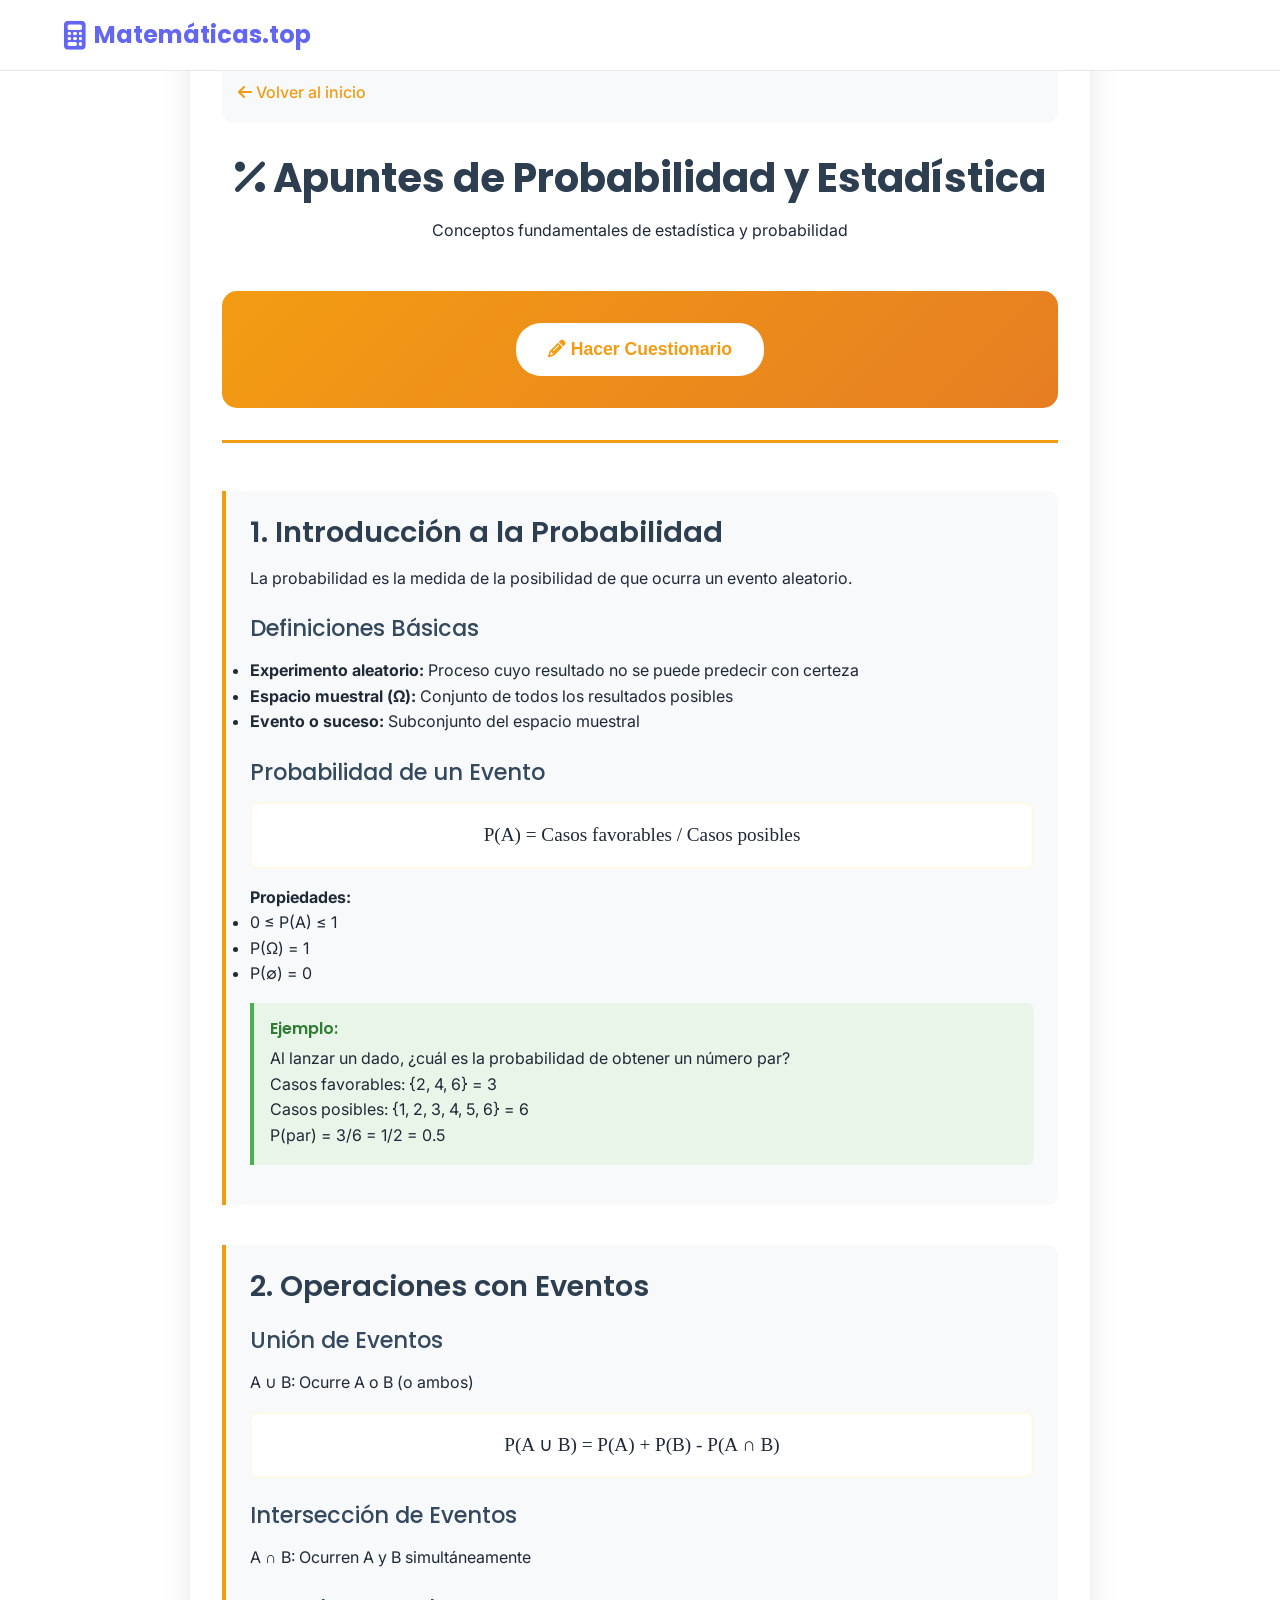
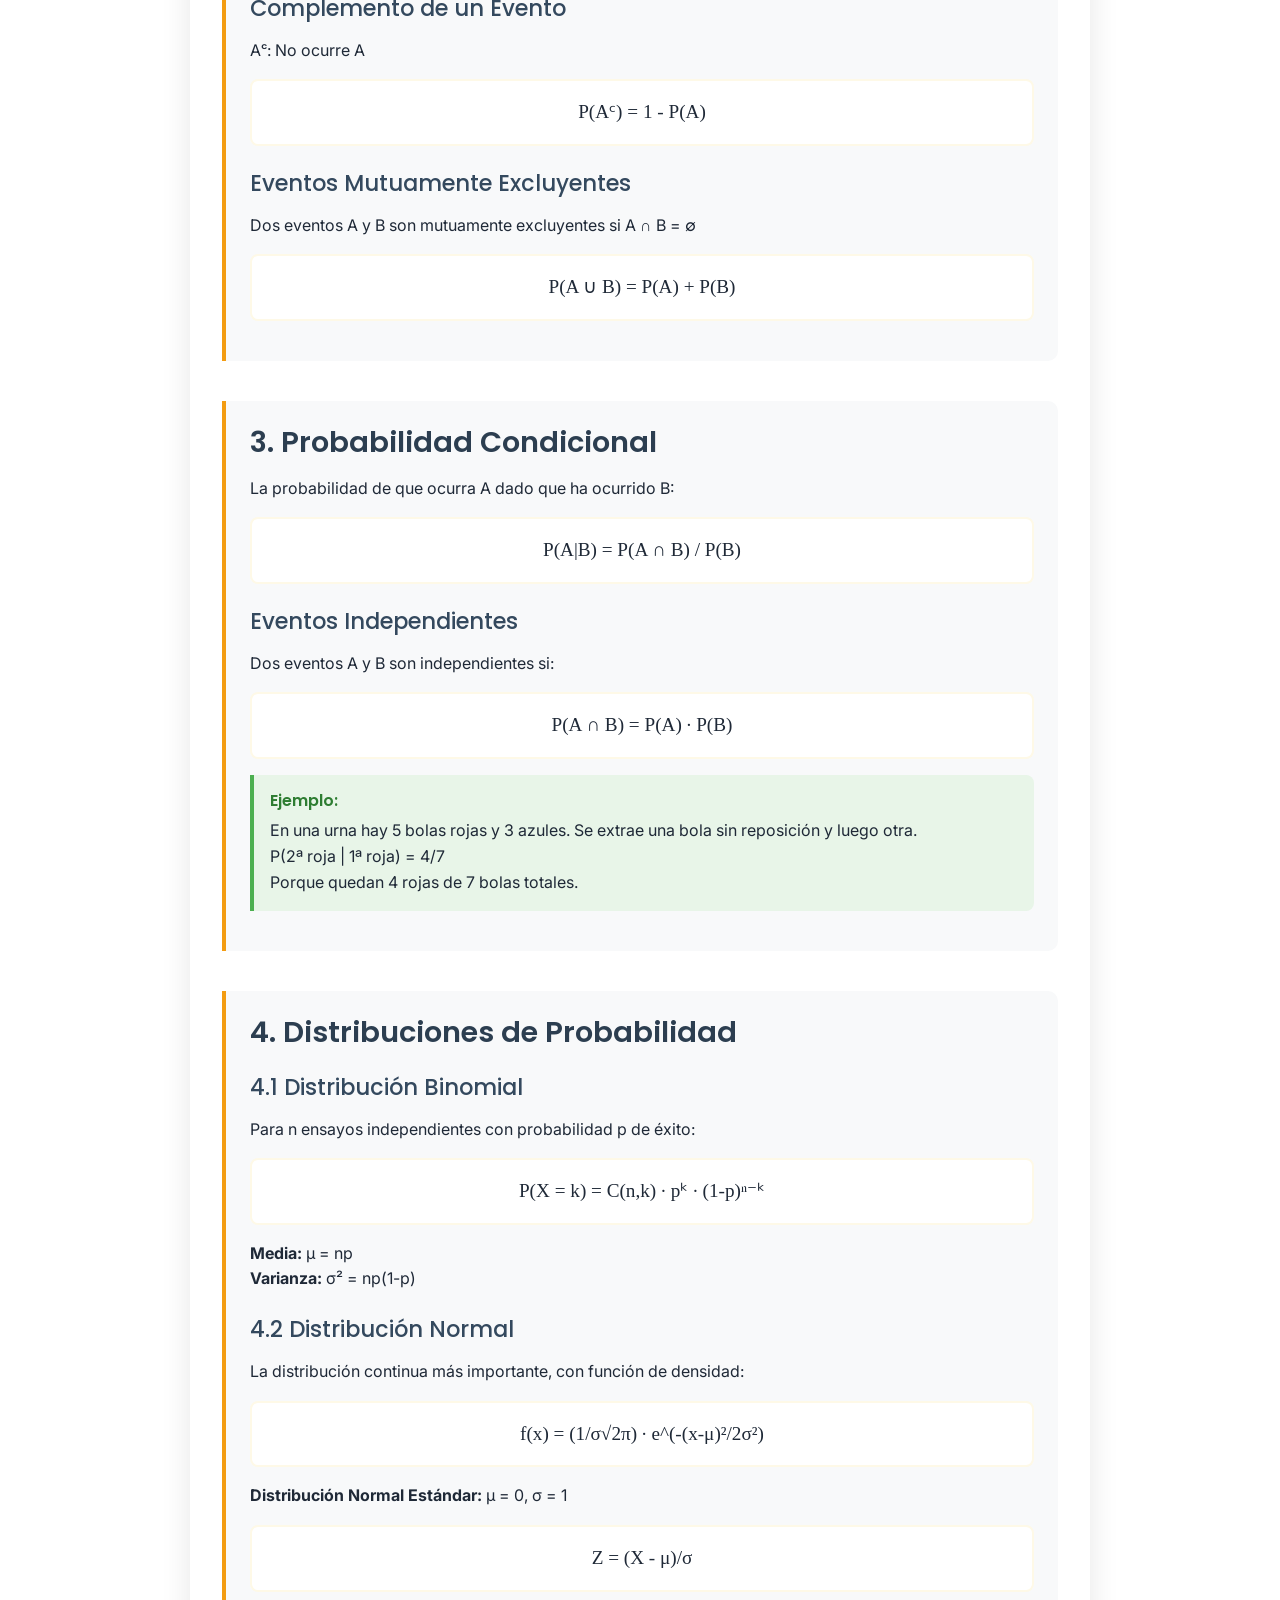
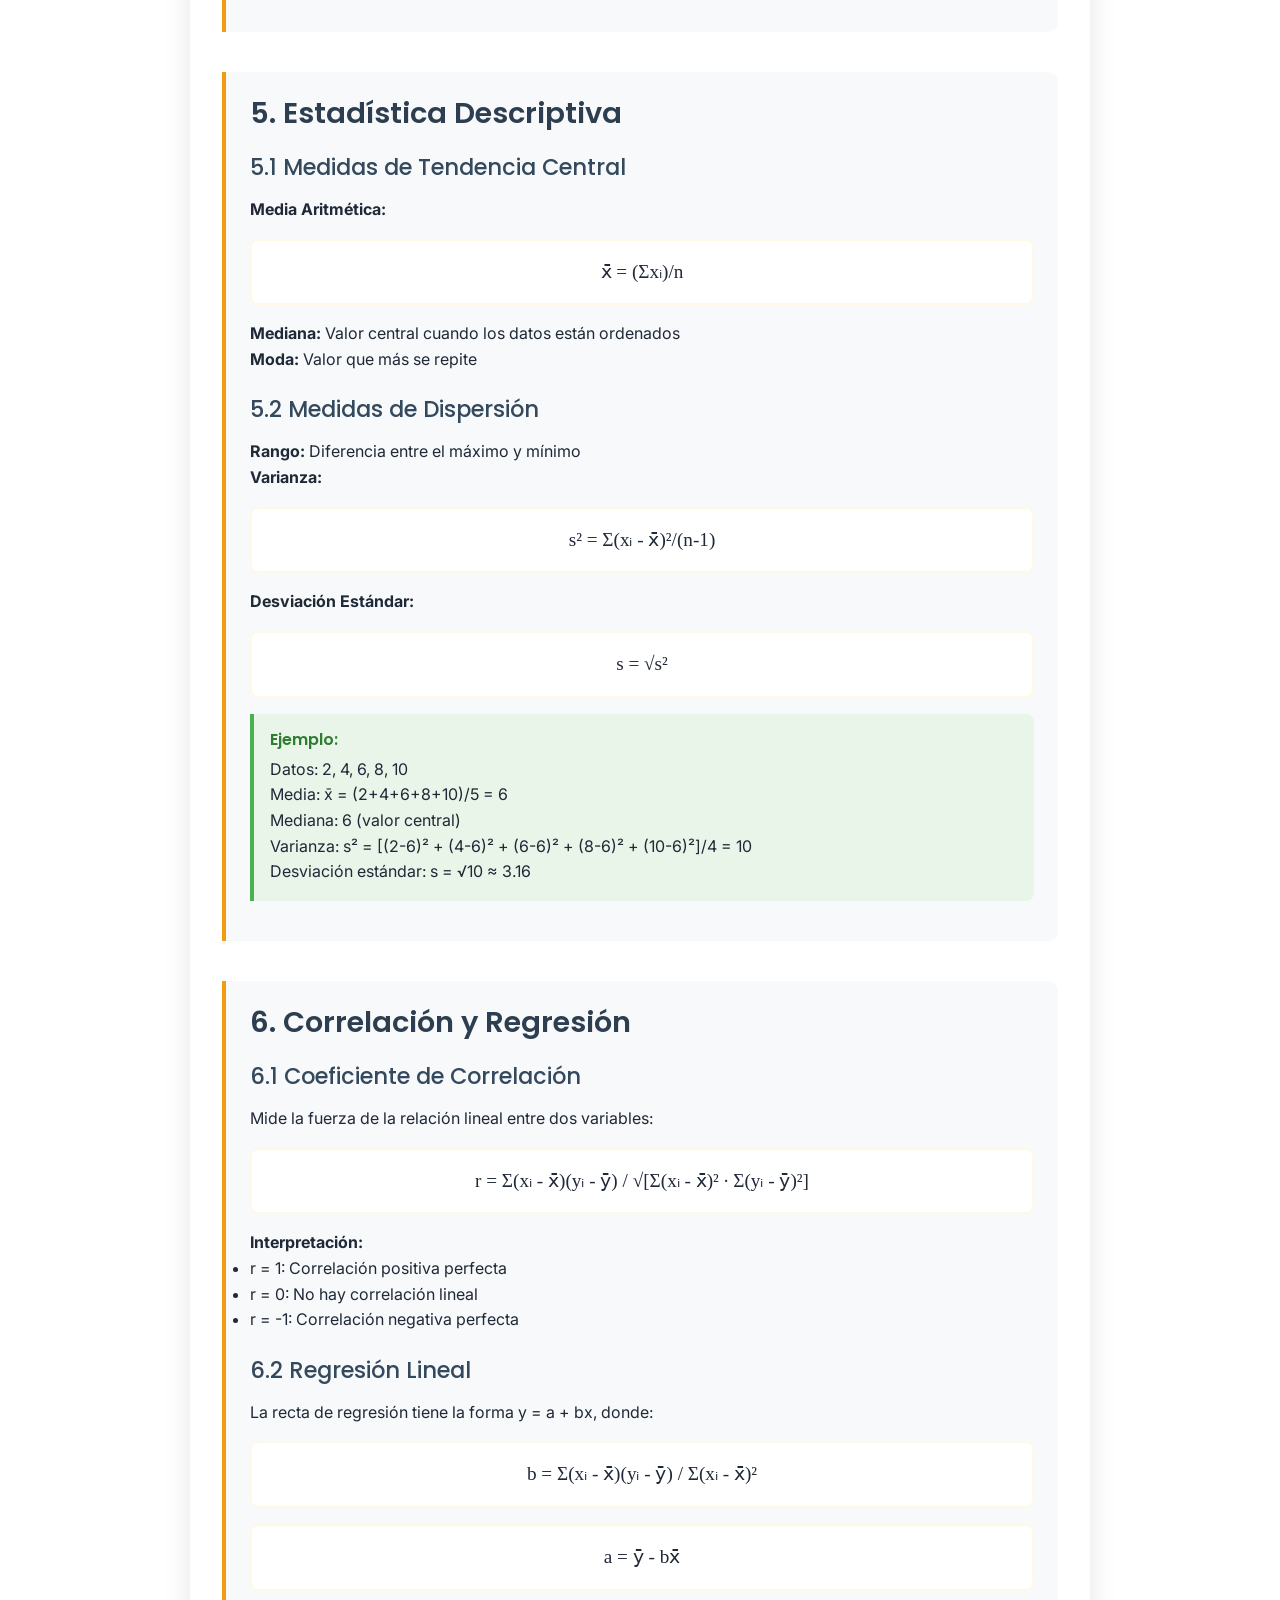
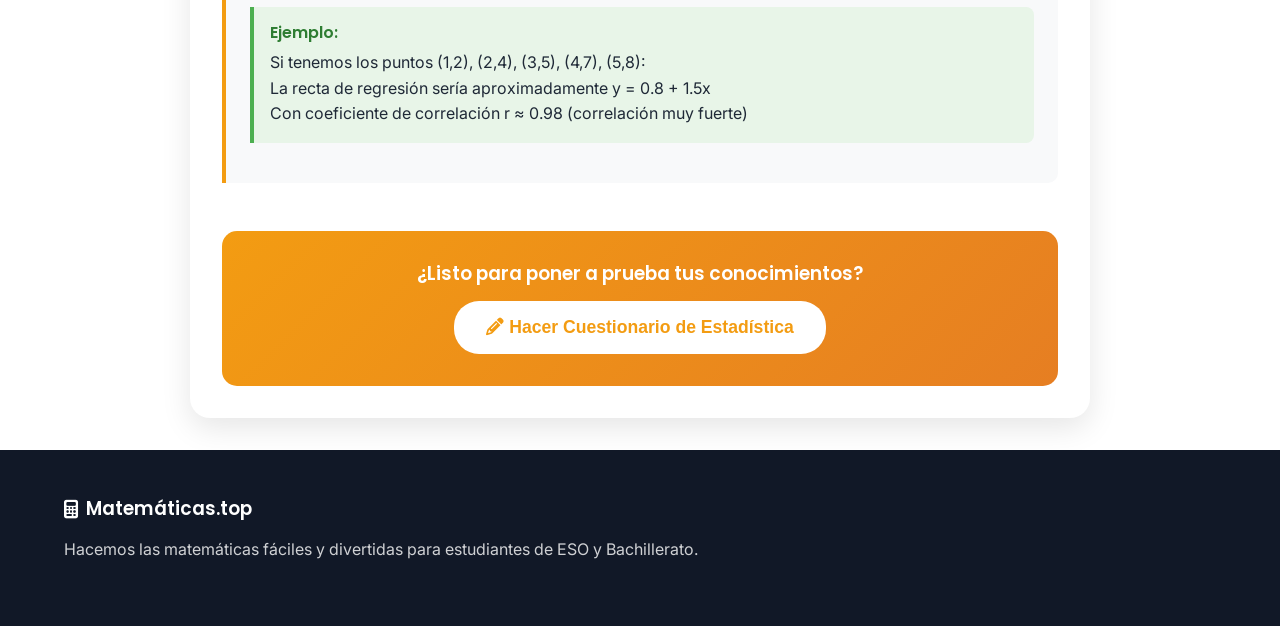
<file: notes/estadistica.html>
<!DOCTYPE html>
<html lang="es">
<head>
    <meta charset="UTF-8">
    <meta name="viewport" content="width=device-width, initial-scale=1.0">
    <title>Apuntes de Probabilidad y Estadística - Matemáticas.top</title>
    <link href="https://fonts.googleapis.com/css2?family=Inter:wght@300;400;500;600;700&family=Poppins:wght@400;500;600;700&display=swap" rel="stylesheet">
    <link rel="stylesheet" href="https://cdnjs.cloudflare.com/ajax/libs/font-awesome/6.4.0/css/all.min.css">
    <link rel="stylesheet" href="../css/styles.css">
    <style>
        .notes-content {
            max-width: 900px;
            margin: 0 auto;
            padding: 2rem;
            background: white;
            border-radius: 20px;
            box-shadow: 0 10px 30px rgba(0,0,0,0.1);
            margin-top: 2rem;
            margin-bottom: 2rem;
        }
        
        .notes-header {
            text-align: center;
            margin-bottom: 3rem;
            border-bottom: 3px solid #f39c12;
            padding-bottom: 2rem;
        }
        
        .notes-header h1 {
            color: #2c3e50;
            font-size: 2.5rem;
            margin-bottom: 1rem;
            font-weight: 700;
        }
        
        .notes-nav {
            background: #f8f9fa;
            padding: 1rem;
            border-radius: 10px;
            margin-bottom: 2rem;
        }
        
        .notes-nav a {
            color: #f39c12;
            text-decoration: none;
            font-weight: 500;
        }
        
        .section {
            margin-bottom: 2.5rem;
            padding: 1.5rem;
            border-left: 4px solid #f39c12;
            background: #f8f9fa;
            border-radius: 0 10px 10px 0;
        }
        
        .section h2 {
            color: #2c3e50;
            font-size: 1.8rem;
            margin-bottom: 1rem;
            font-weight: 600;
        }
        
        .section h3 {
            color: #34495e;
            font-size: 1.4rem;
            margin: 1.5rem 0 1rem 0;
            font-weight: 500;
        }
        
        .formula {
            background: #fff;
            border: 2px solid #fef9e7;
            padding: 1rem;
            margin: 1rem 0;
            border-radius: 8px;
            text-align: center;
            font-size: 1.2rem;
            font-family: 'Times New Roman', serif;
        }
        
        .example {
            background: #e8f5e8;
            border-left: 4px solid #4caf50;
            padding: 1rem;
            margin: 1rem 0;
            border-radius: 0 8px 8px 0;
        }
        
        .example h4 {
            color: #2e7d32;
            margin-bottom: 0.5rem;
        }
        
        .quiz-button {
            text-align: center;
            margin-top: 3rem;
            padding: 2rem;
            background: linear-gradient(135deg, #f39c12 0%, #e67e22 100%);
            border-radius: 15px;
            color: white;
        }
        
        .quiz-button button {
            background: white;
            color: #f39c12;
            border: none;
            padding: 1rem 2rem;
            border-radius: 25px;
            font-size: 1.1rem;
            font-weight: 600;
            cursor: pointer;
            transition: all 0.3s ease;
        }
        
        .quiz-button button:hover {
            transform: translateY(-2px);
            box-shadow: 0 5px 15px rgba(0,0,0,0.2);
        }
    </style>
</head>
<body>
    <header class="navbar">
        <nav class="nav-container">
            <div class="nav-logo">
                <i class="fas fa-calculator"></i>
                <span>Matemáticas.top</span>
            </div>
        </nav>
    </header>

    <main class="notes-content">
        <div class="notes-nav">
            <a href="../index.html"><i class="fas fa-arrow-left"></i> Volver al inicio</a>
        </div>
        
        <div class="notes-header">
            <h1><i class="fas fa-percentage"></i> Apuntes de Probabilidad y Estadística</h1>
            <p>Conceptos fundamentales de estadística y probabilidad</p>
            <div class="quiz-button">
                <button onclick="openQuizModal()">
                    <i class="fas fa-pencil-alt"></i> Hacer Cuestionario
                </button>
            </div>
        </div>

        <div class="section">
            <h2>1. Introducción a la Probabilidad</h2>
            <p>La probabilidad es la medida de la posibilidad de que ocurra un evento aleatorio.</p>
            
            <h3>Definiciones Básicas</h3>
            <ul>
                <li><strong>Experimento aleatorio:</strong> Proceso cuyo resultado no se puede predecir con certeza</li>
                <li><strong>Espacio muestral (Ω):</strong> Conjunto de todos los resultados posibles</li>
                <li><strong>Evento o suceso:</strong> Subconjunto del espacio muestral</li>
            </ul>
            
            <h3>Probabilidad de un Evento</h3>
            <div class="formula">
                P(A) = Casos favorables / Casos posibles
            </div>
            
            <p><strong>Propiedades:</strong></p>
            <ul>
                <li>0 ≤ P(A) ≤ 1</li>
                <li>P(Ω) = 1</li>
                <li>P(∅) = 0</li>
            </ul>
            
            <div class="example">
                <h4>Ejemplo:</h4>
                <p>Al lanzar un dado, ¿cuál es la probabilidad de obtener un número par?</p>
                <p>Casos favorables: {2, 4, 6} = 3</p>
                <p>Casos posibles: {1, 2, 3, 4, 5, 6} = 6</p>
                <p>P(par) = 3/6 = 1/2 = 0.5</p>
            </div>
        </div>

        <div class="section">
            <h2>2. Operaciones con Eventos</h2>
            
            <h3>Unión de Eventos</h3>
            <p>A ∪ B: Ocurre A o B (o ambos)</p>
            <div class="formula">
                P(A ∪ B) = P(A) + P(B) - P(A ∩ B)
            </div>
            
            <h3>Intersección de Eventos</h3>
            <p>A ∩ B: Ocurren A y B simultáneamente</p>
            
            <h3>Complemento de un Evento</h3>
            <p>Aᶜ: No ocurre A</p>
            <div class="formula">
                P(Aᶜ) = 1 - P(A)
            </div>
            
            <h3>Eventos Mutuamente Excluyentes</h3>
            <p>Dos eventos A y B son mutuamente excluyentes si A ∩ B = ∅</p>
            <div class="formula">
                P(A ∪ B) = P(A) + P(B)
            </div>
        </div>

        <div class="section">
            <h2>3. Probabilidad Condicional</h2>
            <p>La probabilidad de que ocurra A dado que ha ocurrido B:</p>
            
            <div class="formula">
                P(A|B) = P(A ∩ B) / P(B)
            </div>
            
            <h3>Eventos Independientes</h3>
            <p>Dos eventos A y B son independientes si:</p>
            <div class="formula">
                P(A ∩ B) = P(A) · P(B)
            </div>
            
            <div class="example">
                <h4>Ejemplo:</h4>
                <p>En una urna hay 5 bolas rojas y 3 azules. Se extrae una bola sin reposición y luego otra.</p>
                <p>P(2ª roja | 1ª roja) = 4/7</p>
                <p>Porque quedan 4 rojas de 7 bolas totales.</p>
            </div>
        </div>

        <div class="section">
            <h2>4. Distribuciones de Probabilidad</h2>
            
            <h3>4.1 Distribución Binomial</h3>
            <p>Para n ensayos independientes con probabilidad p de éxito:</p>
            <div class="formula">
                P(X = k) = C(n,k) · pᵏ · (1-p)ⁿ⁻ᵏ
            </div>
            
            <p><strong>Media:</strong> μ = np</p>
            <p><strong>Varianza:</strong> σ² = np(1-p)</p>
            
            <h3>4.2 Distribución Normal</h3>
            <p>La distribución continua más importante, con función de densidad:</p>
            <div class="formula">
                f(x) = (1/σ√2π) · e^(-(x-μ)²/2σ²)
            </div>
            
            <p><strong>Distribución Normal Estándar:</strong> μ = 0, σ = 1</p>
            <div class="formula">
                Z = (X - μ)/σ
            </div>
        </div>

        <div class="section">
            <h2>5. Estadística Descriptiva</h2>
            
            <h3>5.1 Medidas de Tendencia Central</h3>
            
            <p><strong>Media Aritmética:</strong></p>
            <div class="formula">
                x̄ = (Σxᵢ)/n
            </div>
            
            <p><strong>Mediana:</strong> Valor central cuando los datos están ordenados</p>
            <p><strong>Moda:</strong> Valor que más se repite</p>
            
            <h3>5.2 Medidas de Dispersión</h3>
            
            <p><strong>Rango:</strong> Diferencia entre el máximo y mínimo</p>
            
            <p><strong>Varianza:</strong></p>
            <div class="formula">
                s² = Σ(xᵢ - x̄)²/(n-1)
            </div>
            
            <p><strong>Desviación Estándar:</strong></p>
            <div class="formula">
                s = √s²
            </div>
            
            <div class="example">
                <h4>Ejemplo:</h4>
                <p>Datos: 2, 4, 6, 8, 10</p>
                <p>Media: x̄ = (2+4+6+8+10)/5 = 6</p>
                <p>Mediana: 6 (valor central)</p>
                <p>Varianza: s² = [(2-6)² + (4-6)² + (6-6)² + (8-6)² + (10-6)²]/4 = 10</p>
                <p>Desviación estándar: s = √10 ≈ 3.16</p>
            </div>
        </div>

        <div class="section">
            <h2>6. Correlación y Regresión</h2>
            
            <h3>6.1 Coeficiente de Correlación</h3>
            <p>Mide la fuerza de la relación lineal entre dos variables:</p>
            <div class="formula">
                r = Σ(xᵢ - x̄)(yᵢ - ȳ) / √[Σ(xᵢ - x̄)² · Σ(yᵢ - ȳ)²]
            </div>
            
            <p><strong>Interpretación:</strong></p>
            <ul>
                <li>r = 1: Correlación positiva perfecta</li>
                <li>r = 0: No hay correlación lineal</li>
                <li>r = -1: Correlación negativa perfecta</li>
            </ul>
            
            <h3>6.2 Regresión Lineal</h3>
            <p>La recta de regresión tiene la forma y = a + bx, donde:</p>
            
            <div class="formula">
                b = Σ(xᵢ - x̄)(yᵢ - ȳ) / Σ(xᵢ - x̄)²
            </div>
            
            <div class="formula">
                a = ȳ - bx̄
            </div>
            
            <div class="example">
                <h4>Ejemplo:</h4>
                <p>Si tenemos los puntos (1,2), (2,4), (3,5), (4,7), (5,8):</p>
                <p>La recta de regresión sería aproximadamente y = 0.8 + 1.5x</p>
                <p>Con coeficiente de correlación r ≈ 0.98 (correlación muy fuerte)</p>
            </div>
        </div>

        <div class="quiz-button">
            <h3>¿Listo para poner a prueba tus conocimientos?</h3>
            <button onclick="openQuizModal()">
                <i class="fas fa-pencil-alt"></i> Hacer Cuestionario de Estadística
            </button>
        </div>
    </main>

    <!-- Quiz Modal -->
    <div id="quiz-modal" class="modal" style="display: none;">
        <div class="modal-content quiz-modal-content">
            <div class="quiz-header">
                <h2><i class="fas fa-chart-bar"></i> Cuestionario de Estadística</h2>
                <span class="close" onclick="closeQuizModal()">&times;</span>
            </div>
            <div class="quiz-content">
                <div id="quiz-start" class="quiz-section">
                    <p>Pon a prueba tus conocimientos sobre estadística con este cuestionario.</p>
                    <button onclick="startQuiz()" class="quiz-btn primary">Comenzar Cuestionario</button>
                </div>
                
                <div id="quiz-question" class="quiz-section" style="display: none;">
                    <div class="question-counter">
                        <span id="current-question">1</span> de <span id="total-questions">10</span>
                    </div>
                    <div class="question-text" id="question-text"></div>
                    <div class="options" id="options"></div>
                    <button onclick="nextQuestion()" id="next-btn" class="quiz-btn primary" style="display: none;">Siguiente</button>
                </div>
                
                <div id="quiz-result" class="quiz-section" style="display: none;">
                    <div class="result-icon" id="result-icon"></div>
                    <h3 id="result-title"></h3>
                    <p id="result-message"></p>
                    <div class="score" id="score"></div>
                    <button onclick="restartQuiz()" class="quiz-btn primary">Repetir Cuestionario</button>
                    <button onclick="closeQuizModal()" class="quiz-btn secondary">Cerrar</button>
                </div>
            </div>
        </div>
    </div>

    <footer class="footer">
        <div class="container">
            <div class="footer-content">
                <div class="footer-section">
                    <h3><i class="fas fa-calculator"></i> Matemáticas.top</h3>
                    <p>Hacemos las matemáticas fáciles y divertidas para estudiantes de ESO y Bachillerato.</p>
                </div>
            </div>
        </div>
    </footer>
    
    <style>
        /* Quiz Modal Styles */
        .modal {
            position: fixed;
            z-index: 1000;
            left: 0;
            top: 0;
            width: 100%;
            height: 100%;
            background-color: rgba(0,0,0,0.5);
            backdrop-filter: blur(5px);
        }

        .quiz-modal-content {
            background: linear-gradient(135deg, #667eea 0%, #764ba2 100%);
            margin: 5% auto;
            padding: 0;
            border: none;
            border-radius: 20px;
            width: 90%;
            max-width: 600px;
            max-height: 80vh;
            overflow-y: auto;
            box-shadow: 0 20px 60px rgba(0,0,0,0.3);
            color: white;
        }

        .quiz-header {
            background: rgba(255,255,255,0.1);
            padding: 1.5rem;
            border-bottom: 1px solid rgba(255,255,255,0.2);
            display: flex;
            justify-content: space-between;
            align-items: center;
            border-radius: 20px 20px 0 0;
        }

        .quiz-header h2 {
            margin: 0;
            font-size: 1.5rem;
            font-weight: 600;
        }

        .close {
            color: white;
            font-size: 2rem;
            font-weight: bold;
            cursor: pointer;
            line-height: 1;
            opacity: 0.7;
            transition: opacity 0.3s;
        }

        .close:hover {
            opacity: 1;
        }

        .quiz-content {
            padding: 2rem;
        }

        .quiz-section {
            text-align: center;
        }

        .question-counter {
            background: rgba(255,255,255,0.2);
            padding: 0.5rem 1rem;
            border-radius: 20px;
            margin-bottom: 1.5rem;
            font-weight: 500;
        }

        .question-text {
            font-size: 1.2rem;
            margin-bottom: 1.5rem;
            line-height: 1.6;
        }

        .options {
            display: flex;
            flex-direction: column;
            gap: 1rem;
            margin-bottom: 2rem;
        }

        .option {
            background: rgba(255,255,255,0.1);
            border: 2px solid rgba(255,255,255,0.3);
            color: white;
            padding: 1rem;
            border-radius: 10px;
            cursor: pointer;
            transition: all 0.3s ease;
            text-align: left;
        }

        .option:hover {
            background: rgba(255,255,255,0.2);
            border-color: rgba(255,255,255,0.5);
        }

        .option.selected {
            background: rgba(255,255,255,0.3);
            border-color: white;
        }

        .option.correct {
            background: rgba(76, 175, 80, 0.3);
            border-color: #4CAF50;
        }

        .option.incorrect {
            background: rgba(244, 67, 54, 0.3);
            border-color: #F44336;
        }

        .quiz-btn {
            padding: 1rem 2rem;
            border: none;
            border-radius: 10px;
            font-size: 1rem;
            font-weight: 600;
            cursor: pointer;
            transition: all 0.3s ease;
            margin: 0.5rem;
        }

        .quiz-btn.primary {
            background: white;
            color: #667eea;
        }

        .quiz-btn.primary:hover {
            background: #f0f0f0;
            transform: translateY(-2px);
        }

        .quiz-btn.secondary {
            background: transparent;
            color: white;
            border: 2px solid white;
        }

        .quiz-btn.secondary:hover {
            background: white;
            color: #667eea;
        }

        .result-icon {
            font-size: 4rem;
            margin-bottom: 1rem;
        }

        .score {
            font-size: 2rem;
            font-weight: bold;
            margin: 1rem 0;
            padding: 1rem;
            background: rgba(255,255,255,0.2);
            border-radius: 10px;
        }

        @media (max-width: 768px) {
            .quiz-modal-content {
                width: 95%;
                margin: 2% auto;
                max-height: 90vh;
            }
            
            .quiz-header {
                padding: 1rem;
            }
            
            .quiz-content {
                padding: 1rem;
            }
        }
    </style>
    
    <script>
        const estadisticaQuestions = [
            {
                question: "¿Qué es la media aritmética de un conjunto de datos?",
                options: [
                    "El valor que más se repite",
                    "El valor central cuando los datos están ordenados",
                    "La suma de todos los valores dividida por el número de datos",
                    "La diferencia entre el valor mayor y menor"
                ],
                correct: 2
            },
            {
                question: "La mediana de los datos 2, 5, 3, 8, 1, 9, 4 es:",
                options: [
                    "3",
                    "4",
                    "5",
                    "4.57"
                ],
                correct: 1
            },
            {
                question: "¿Qué mide la moda estadística?",
                options: [
                    "La dispersión de los datos",
                    "El valor central de los datos",
                    "El valor que aparece con mayor frecuencia",
                    "La diferencia entre extremos"
                ],
                correct: 2
            },
            {
                question: "¿Cuál es el rango de los datos: 12, 8, 15, 9, 11, 7, 13?",
                options: [
                    "5",
                    "6",
                    "8",
                    "7"
                ],
                correct: 2
            },
            {
                question: "La varianza mide:",
                options: [
                    "La tendencia central de los datos",
                    "La dispersión o variabilidad de los datos",
                    "El valor más frecuente",
                    "La posición central"
                ],
                correct: 1
            },
            {
                question: "¿Cuál es la relación entre varianza y desviación típica?",
                options: [
                    "Son iguales",
                    "La desviación típica es el cuadrado de la varianza",
                    "La desviación típica es la raíz cuadrada de la varianza",
                    "No tienen relación"
                ],
                correct: 2
            },
            {
                question: "En un histograma, ¿qué representa la altura de cada barra?",
                options: [
                    "El valor de la variable",
                    "La frecuencia absoluta o relativa",
                    "La media de los datos",
                    "La desviación típica"
                ],
                correct: 1
            },
            {
                question: "El primer cuartil (Q₁) es:",
                options: [
                    "El valor que deja por debajo el 25% de los datos",
                    "El valor que deja por debajo el 50% de los datos",
                    "El valor que deja por debajo el 75% de los datos",
                    "La media de los datos"
                ],
                correct: 0
            },
            {
                question: "¿Qué tipo de gráfico es más apropiado para representar datos cualitativos?",
                options: [
                    "Histograma",
                    "Diagrama de barras",
                    "Polígono de frecuencias",
                    "Diagrama de dispersión"
                ],
                correct: 1
            },
            {
                question: "Si todos los valores de un conjunto de datos son iguales, ¿cuál es la desviación típica?",
                options: [
                    "1",
                    "Igual al valor de los datos",
                    "0",
                    "Indefinida"
                ],
                correct: 2
            }
        ];

        let currentQuestionIndex = 0;
        let score = 0;
        let selectedAnswer = null;

        function openQuizModal() {
            document.getElementById('quiz-modal').style.display = 'block';
            document.body.style.overflow = 'hidden';
        }

        function closeQuizModal() {
            document.getElementById('quiz-modal').style.display = 'none';
            document.body.style.overflow = 'auto';
            restartQuiz();
        }

        function startQuiz() {
            document.getElementById('quiz-start').style.display = 'none';
            document.getElementById('quiz-question').style.display = 'block';
            document.getElementById('total-questions').textContent = estadisticaQuestions.length;
            showQuestion();
        }

        function showQuestion() {
            const question = estadisticaQuestions[currentQuestionIndex];
            document.getElementById('current-question').textContent = currentQuestionIndex + 1;
            document.getElementById('question-text').textContent = question.question;
            
            const optionsContainer = document.getElementById('options');
            optionsContainer.innerHTML = '';
            selectedAnswer = null;
            
            question.options.forEach((option, index) => {
                const optionElement = document.createElement('div');
                optionElement.className = 'option';
                optionElement.textContent = option;
                optionElement.onclick = () => selectAnswer(index, optionElement);
                optionsContainer.appendChild(optionElement);
            });
            
            document.getElementById('next-btn').style.display = 'none';
        }

        function selectAnswer(answerIndex, optionElement) {
            if (selectedAnswer !== null) return;
            
            selectedAnswer = answerIndex;
            const question = estadisticaQuestions[currentQuestionIndex];
            const options = document.querySelectorAll('.option');
            
            options.forEach((option, index) => {
                if (index === question.correct) {
                    option.classList.add('correct');
                } else if (index === answerIndex && index !== question.correct) {
                    option.classList.add('incorrect');
                }
                option.style.pointerEvents = 'none';
            });
            
            if (answerIndex === question.correct) {
                score++;
            }
            
            setTimeout(() => {
                document.getElementById('next-btn').style.display = 'block';
            }, 1000);
        }

        function nextQuestion() {
            currentQuestionIndex++;
            
            if (currentQuestionIndex < estadisticaQuestions.length) {
                showQuestion();
            } else {
                showResult();
            }
        }

        function showResult() {
            document.getElementById('quiz-question').style.display = 'none';
            document.getElementById('quiz-result').style.display = 'block';
            
            const percentage = Math.round((score / estadisticaQuestions.length) * 100);
            
            const resultIcon = document.getElementById('result-icon');
            const resultTitle = document.getElementById('result-title');
            const resultMessage = document.getElementById('result-message');
            
            if (percentage >= 80) {
                resultIcon.innerHTML = '🏆';
                resultTitle.textContent = '¡Excelente!';
                resultMessage.textContent = 'Dominas muy bien los conceptos de estadística.';
            } else if (percentage >= 60) {
                resultIcon.innerHTML = '👍';
                resultTitle.textContent = '¡Bien!';
                resultMessage.textContent = 'Tienes un buen conocimiento, pero puedes mejorar un poco más.';
            } else {
                resultIcon.innerHTML = '📚';
                resultTitle.textContent = 'Sigue practicando';
                resultMessage.textContent = 'Te recomendamos repasar los conceptos y volver a intentarlo.';
            }
            
            document.getElementById('score').innerHTML = `${score}/${estadisticaQuestions.length}<br><span style="font-size: 1.2rem;">${percentage}%</span>`;
        }

        function restartQuiz() {
            currentQuestionIndex = 0;
            score = 0;
            selectedAnswer = null;
            
            document.getElementById('quiz-result').style.display = 'none';
            document.getElementById('quiz-question').style.display = 'none';
            document.getElementById('quiz-start').style.display = 'block';
        }

        // También actualizar el botón del header
        document.querySelector('.notes-header .quiz-button button').onclick = openQuizModal;
    </script>
</body>
</html>
</file>
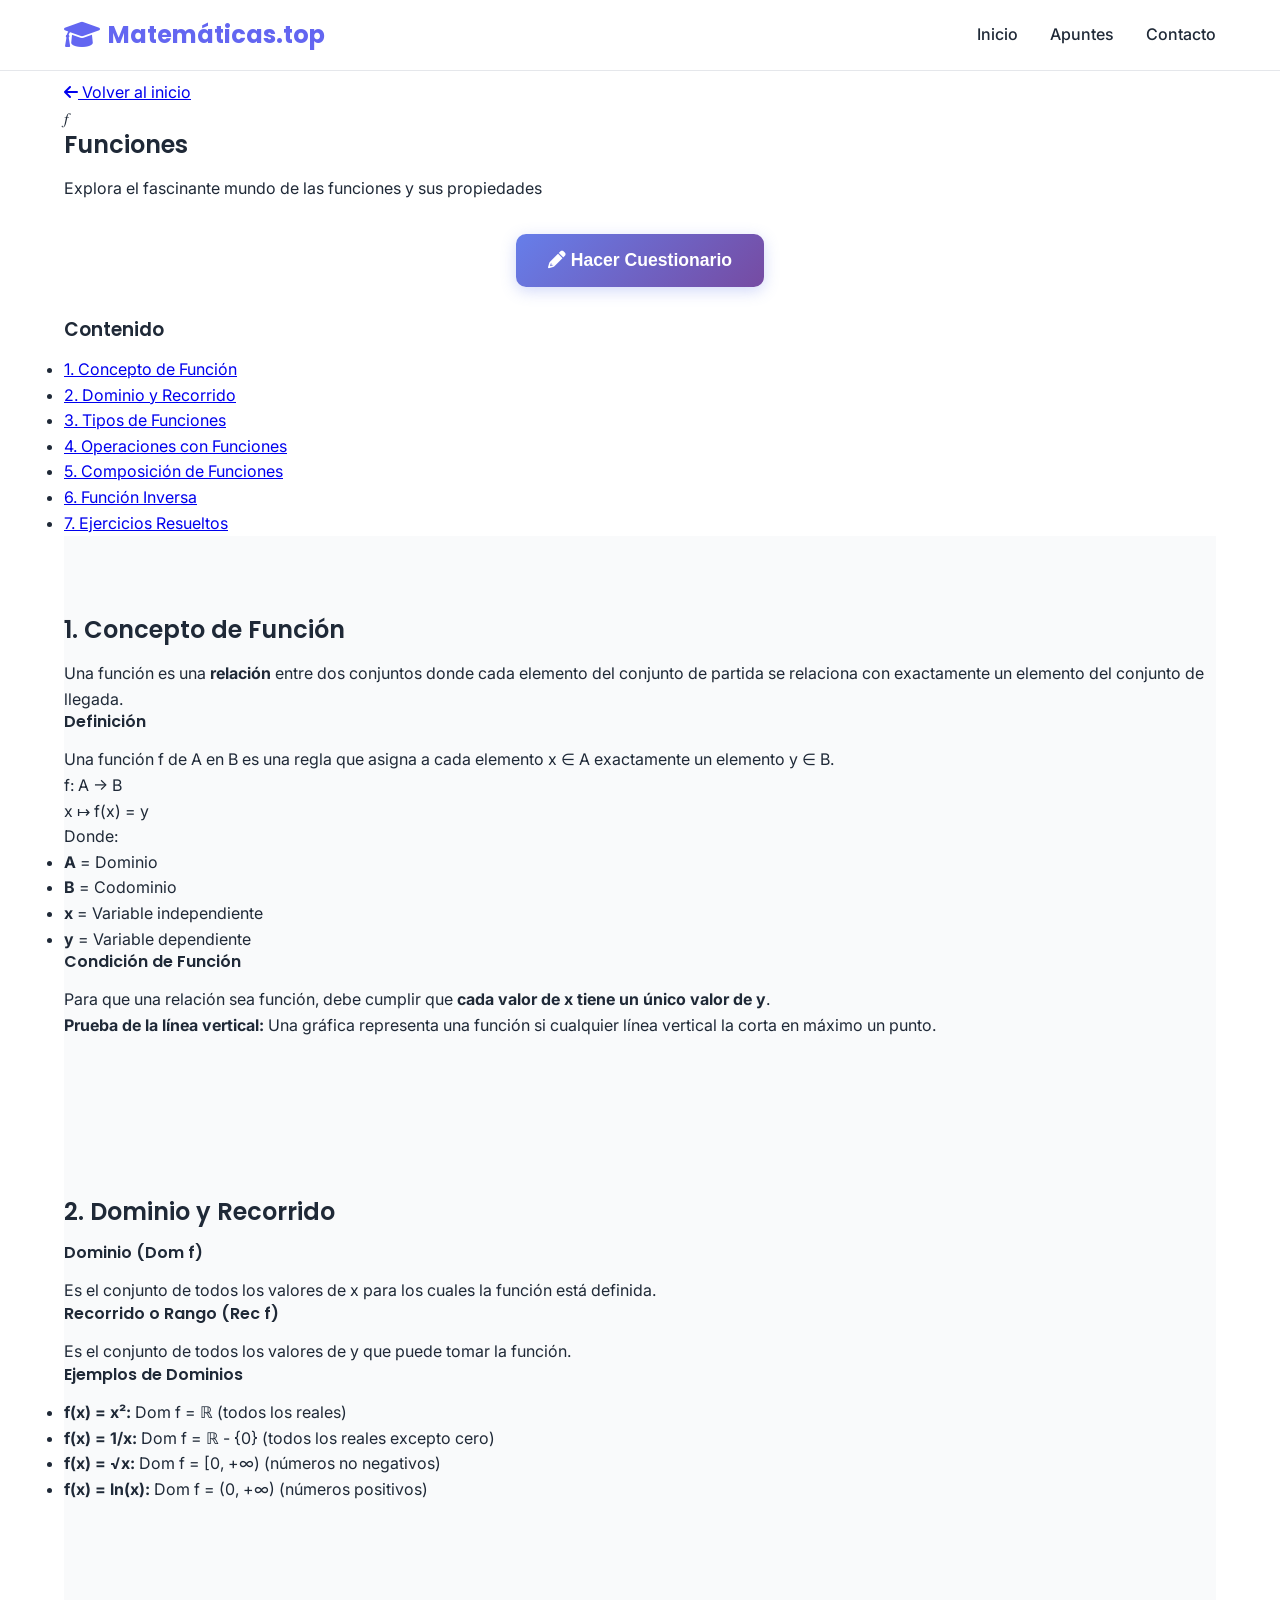
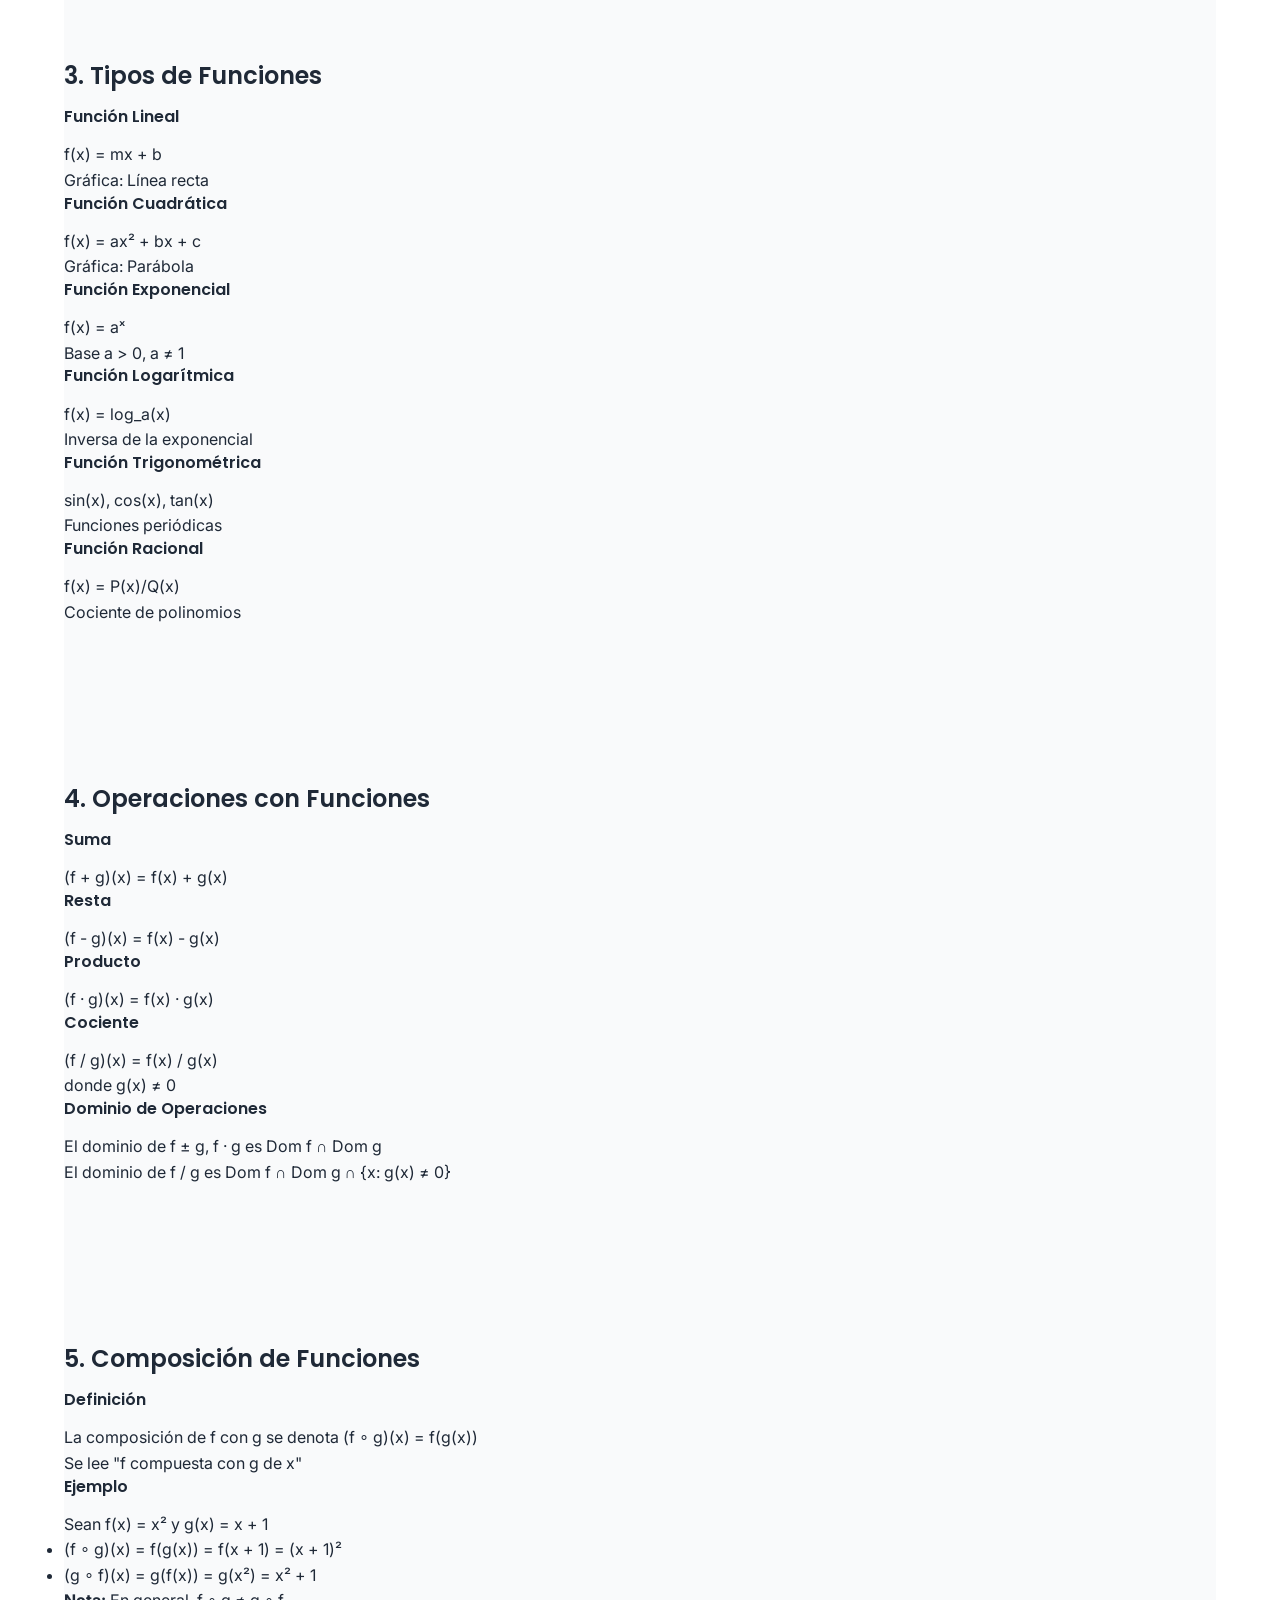
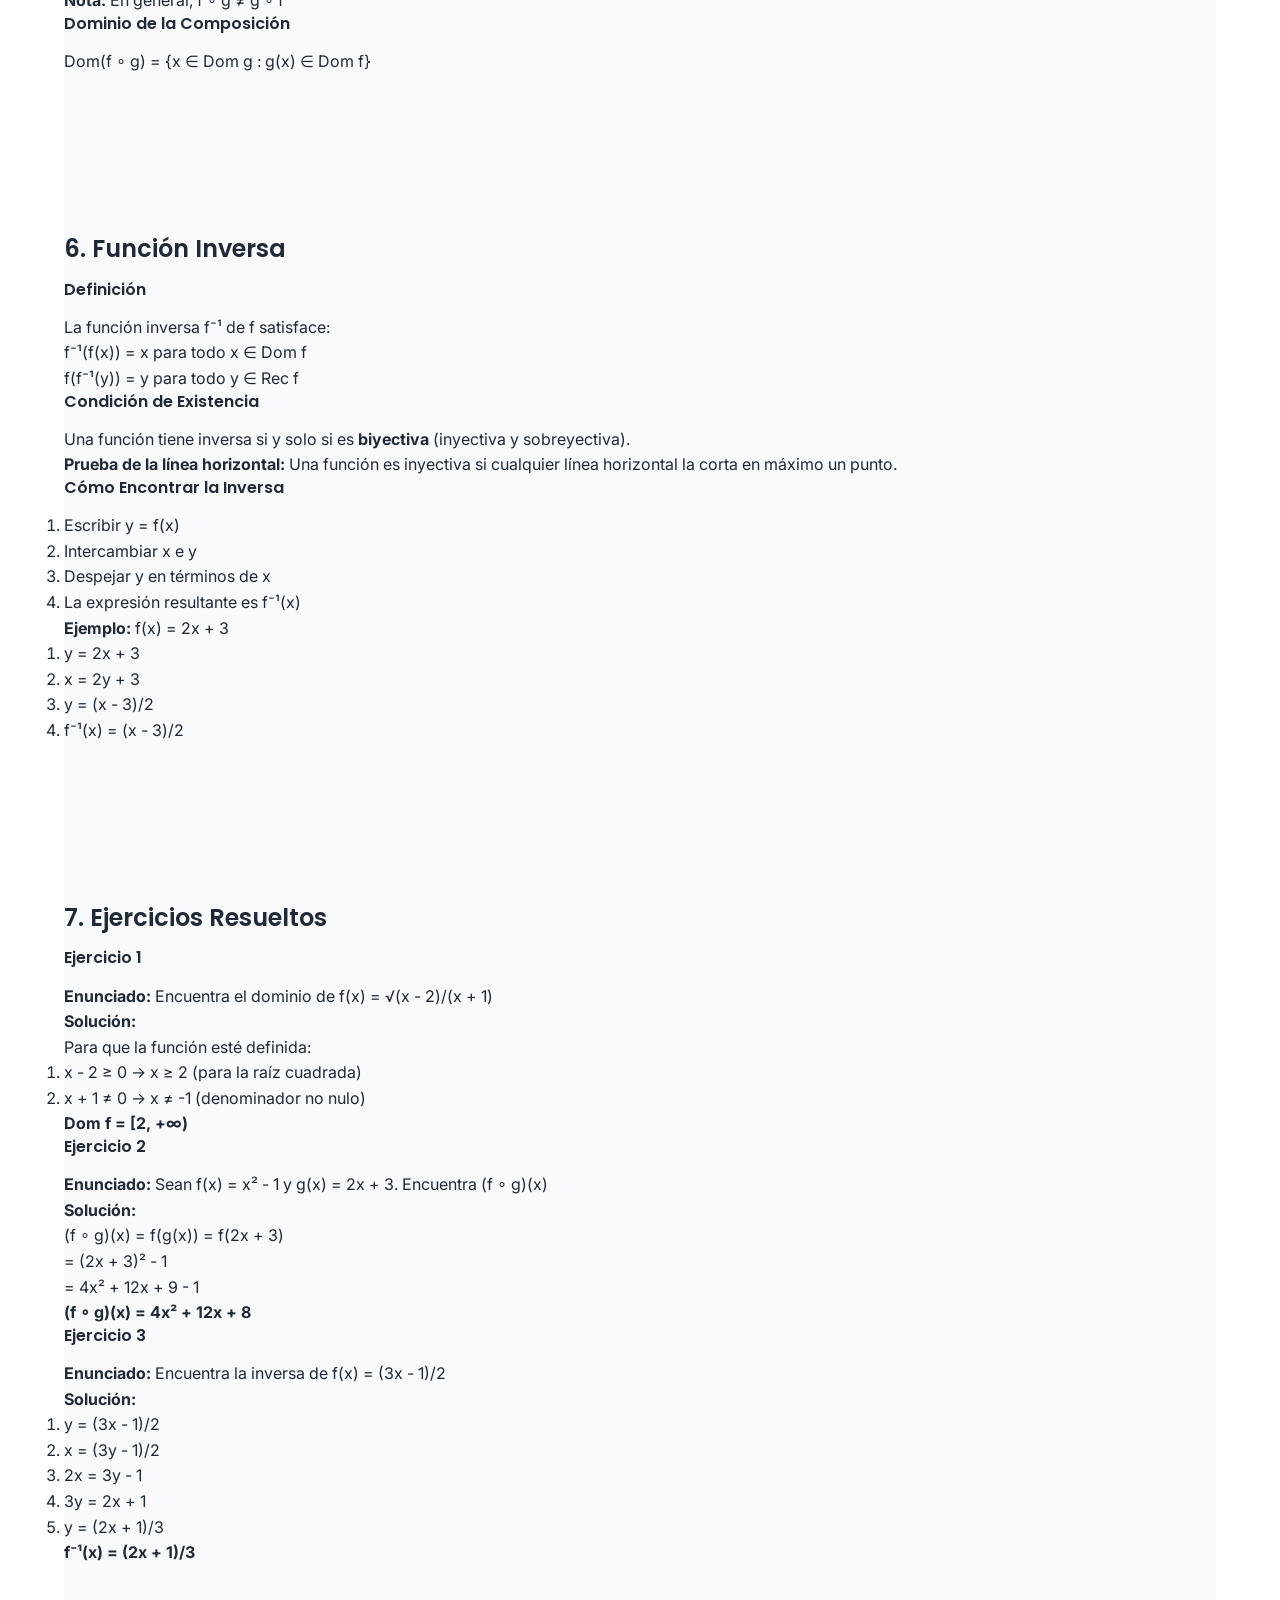
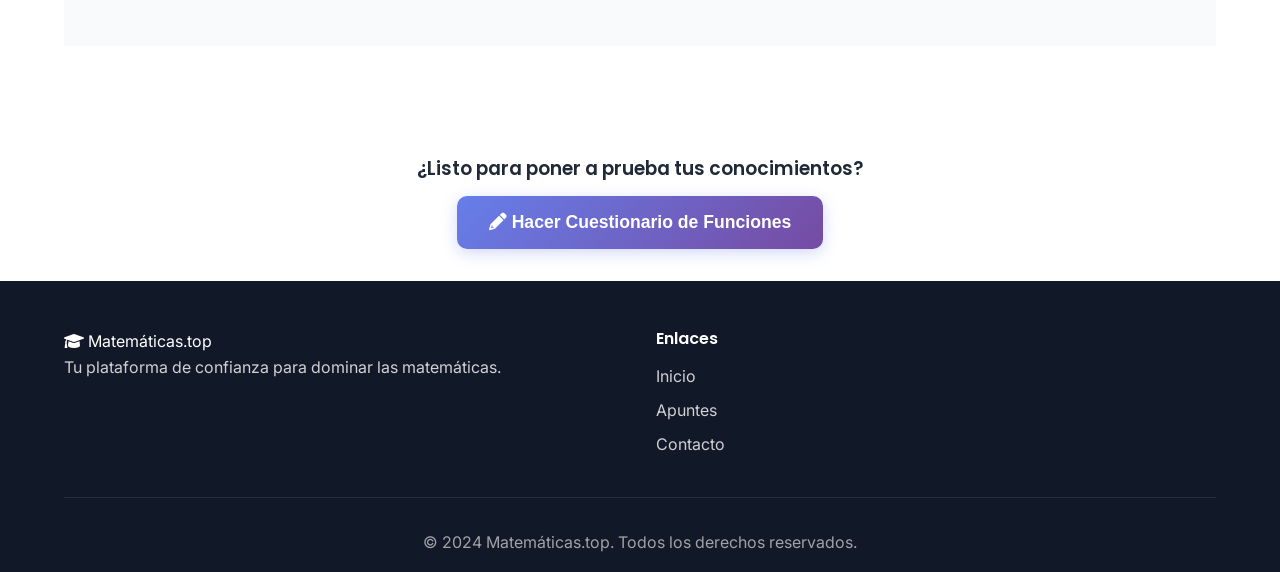
<file: notes/funciones.html>
<!DOCTYPE html>
<html lang="es">
<head>
    <meta charset="UTF-8">
    <meta name="viewport" content="width=device-width, initial-scale=1.0">
    <title>Funciones - Matemáticas Top</title>
    <link rel="icon" type="image/x-icon" href="../assets/img/favicon.ico">
    <link href="https://fonts.googleapis.com/css2?family=Poppins:wght@300;400;600;700&family=Inter:wght@300;400;500;600&display=swap" rel="stylesheet">
    <link href="https://cdnjs.cloudflare.com/ajax/libs/font-awesome/6.0.0/css/all.min.css" rel="stylesheet">
    <link href="../css/styles.css" rel="stylesheet">
    <script async src="https://www.googletagmanager.com/gtag/js?id=GA_MEASUREMENT_ID"></script>
    <script>
        window.dataLayer = window.dataLayer || [];
        function gtag(){dataLayer.push(arguments);}
        gtag('js', new Date());
        gtag('config', 'GA_MEASUREMENT_ID');
    </script>
</head>
<body>
    <!-- Navigation -->
    <nav class="navbar">
        <div class="nav-container">
            <div class="nav-logo">
                <i class="fas fa-graduation-cap"></i>
                Matemáticas.top
            </div>
            <ul class="nav-menu">
                <li><a href="../index.html">Inicio</a></li>
                <li><a href="../index.html#notes">Apuntes</a></li>
                <li><a href="#contact">Contacto</a></li>
            </ul>
        </div>
    </nav>

    <!-- Main Content -->
    <main>
        <section class="notes-content">
            <div class="container">
                <div class="notes-header">
                    <a href="../index.html" class="back-link">
                        <i class="fas fa-arrow-left"></i> Volver al inicio
                    </a>
                    <div class="notes-title">
                        <div class="notes-icon">𝑓</div>
                        <h1>Funciones</h1>
                        <p class="notes-subtitle">Explora el fascinante mundo de las funciones y sus propiedades</p>
                        <div class="quiz-button">
                            <button onclick="openQuizModal()">
                                <i class="fas fa-pencil-alt"></i> Hacer Cuestionario
                            </button>
                        </div>
                    </div>
                </div>

                <div class="notes-body">
                    <div class="notes-toc">
                        <h3>Contenido</h3>
                        <ul>
                            <li><a href="#concepto">1. Concepto de Función</a></li>
                            <li><a href="#dominio">2. Dominio y Recorrido</a></li>
                            <li><a href="#tipos">3. Tipos de Funciones</a></li>
                            <li><a href="#operaciones">4. Operaciones con Funciones</a></li>
                            <li><a href="#composicion">5. Composición de Funciones</a></li>
                            <li><a href="#inversa">6. Función Inversa</a></li>
                            <li><a href="#ejercicios">7. Ejercicios Resueltos</a></li>
                        </ul>
                    </div>

                    <div class="notes-sections">
                        <section id="concepto" class="notes-section">
                            <h2>1. Concepto de Función</h2>
                            <p>Una función es una <strong>relación</strong> entre dos conjuntos donde cada elemento del conjunto de partida se relaciona con exactamente un elemento del conjunto de llegada.</p>
                            
                            <div class="definition-box">
                                <h4>Definición</h4>
                                <p>Una función f de A en B es una regla que asigna a cada elemento x ∈ A exactamente un elemento y ∈ B.</p>
                                <div class="formula">
                                    f: A → B<br>
                                    x ↦ f(x) = y
                                </div>
                                <p>Donde:</p>
                                <ul>
                                    <li><strong>A</strong> = Dominio</li>
                                    <li><strong>B</strong> = Codominio</li>
                                    <li><strong>x</strong> = Variable independiente</li>
                                    <li><strong>y</strong> = Variable dependiente</li>
                                </ul>
                            </div>

                            <div class="concept-box">
                                <h4>Condición de Función</h4>
                                <p>Para que una relación sea función, debe cumplir que <strong>cada valor de x tiene un único valor de y</strong>.</p>
                                <p><strong>Prueba de la línea vertical:</strong> Una gráfica representa una función si cualquier línea vertical la corta en máximo un punto.</p>
                            </div>
                        </section>

                        <section id="dominio" class="notes-section">
                            <h2>2. Dominio y Recorrido</h2>
                            
                            <div class="concept-box">
                                <h4>Dominio (Dom f)</h4>
                                <p>Es el conjunto de todos los valores de x para los cuales la función está definida.</p>
                            </div>

                            <div class="concept-box">
                                <h4>Recorrido o Rango (Rec f)</h4>
                                <p>Es el conjunto de todos los valores de y que puede tomar la función.</p>
                            </div>

                            <div class="example-box">
                                <h4>Ejemplos de Dominios</h4>
                                <ul>
                                    <li><strong>f(x) = x²:</strong> Dom f = ℝ (todos los reales)</li>
                                    <li><strong>f(x) = 1/x:</strong> Dom f = ℝ - {0} (todos los reales excepto cero)</li>
                                    <li><strong>f(x) = √x:</strong> Dom f = [0, +∞) (números no negativos)</li>
                                    <li><strong>f(x) = ln(x):</strong> Dom f = (0, +∞) (números positivos)</li>
                                </ul>
                            </div>
                        </section>

                        <section id="tipos" class="notes-section">
                            <h2>3. Tipos de Funciones</h2>
                            
                            <div class="types-grid">
                                <div class="type-card">
                                    <h4>Función Lineal</h4>
                                    <div class="formula">f(x) = mx + b</div>
                                    <p>Gráfica: Línea recta</p>
                                </div>
                                
                                <div class="type-card">
                                    <h4>Función Cuadrática</h4>
                                    <div class="formula">f(x) = ax² + bx + c</div>
                                    <p>Gráfica: Parábola</p>
                                </div>
                                
                                <div class="type-card">
                                    <h4>Función Exponencial</h4>
                                    <div class="formula">f(x) = aˣ</div>
                                    <p>Base a > 0, a ≠ 1</p>
                                </div>
                                
                                <div class="type-card">
                                    <h4>Función Logarítmica</h4>
                                    <div class="formula">f(x) = log_a(x)</div>
                                    <p>Inversa de la exponencial</p>
                                </div>
                                
                                <div class="type-card">
                                    <h4>Función Trigonométrica</h4>
                                    <div class="formula">sin(x), cos(x), tan(x)</div>
                                    <p>Funciones periódicas</p>
                                </div>
                                
                                <div class="type-card">
                                    <h4>Función Racional</h4>
                                    <div class="formula">f(x) = P(x)/Q(x)</div>
                                    <p>Cociente de polinomios</p>
                                </div>
                            </div>
                        </section>

                        <section id="operaciones" class="notes-section">
                            <h2>4. Operaciones con Funciones</h2>
                            
                            <div class="operations-grid">
                                <div class="operation-card">
                                    <h4>Suma</h4>
                                    <div class="formula">(f + g)(x) = f(x) + g(x)</div>
                                </div>
                                
                                <div class="operation-card">
                                    <h4>Resta</h4>
                                    <div class="formula">(f - g)(x) = f(x) - g(x)</div>
                                </div>
                                
                                <div class="operation-card">
                                    <h4>Producto</h4>
                                    <div class="formula">(f · g)(x) = f(x) · g(x)</div>
                                </div>
                                
                                <div class="operation-card">
                                    <h4>Cociente</h4>
                                    <div class="formula">(f / g)(x) = f(x) / g(x)</div>
                                    <p>donde g(x) ≠ 0</p>
                                </div>
                            </div>

                            <div class="concept-box">
                                <h4>Dominio de Operaciones</h4>
                                <p>El dominio de f ± g, f · g es Dom f ∩ Dom g</p>
                                <p>El dominio de f / g es Dom f ∩ Dom g ∩ {x: g(x) ≠ 0}</p>
                            </div>
                        </section>

                        <section id="composicion" class="notes-section">
                            <h2>5. Composición de Funciones</h2>
                            
                            <div class="definition-box">
                                <h4>Definición</h4>
                                <p>La composición de f con g se denota (f ∘ g)(x) = f(g(x))</p>
                                <p>Se lee "f compuesta con g de x"</p>
                            </div>

                            <div class="example-box">
                                <h4>Ejemplo</h4>
                                <p>Sean f(x) = x² y g(x) = x + 1</p>
                                <ul>
                                    <li>(f ∘ g)(x) = f(g(x)) = f(x + 1) = (x + 1)²</li>
                                    <li>(g ∘ f)(x) = g(f(x)) = g(x²) = x² + 1</li>
                                </ul>
                                <p><strong>Nota:</strong> En general, f ∘ g ≠ g ∘ f</p>
                            </div>

                            <div class="concept-box">
                                <h4>Dominio de la Composición</h4>
                                <p>Dom(f ∘ g) = {x ∈ Dom g : g(x) ∈ Dom f}</p>
                            </div>
                        </section>

                        <section id="inversa" class="notes-section">
                            <h2>6. Función Inversa</h2>
                            
                            <div class="definition-box">
                                <h4>Definición</h4>
                                <p>La función inversa f⁻¹ de f satisface:</p>
                                <div class="formula">
                                    f⁻¹(f(x)) = x para todo x ∈ Dom f<br>
                                    f(f⁻¹(y)) = y para todo y ∈ Rec f
                                </div>
                            </div>

                            <div class="concept-box">
                                <h4>Condición de Existencia</h4>
                                <p>Una función tiene inversa si y solo si es <strong>biyectiva</strong> (inyectiva y sobreyectiva).</p>
                                <p><strong>Prueba de la línea horizontal:</strong> Una función es inyectiva si cualquier línea horizontal la corta en máximo un punto.</p>
                            </div>

                            <div class="example-box">
                                <h4>Cómo Encontrar la Inversa</h4>
                                <ol>
                                    <li>Escribir y = f(x)</li>
                                    <li>Intercambiar x e y</li>
                                    <li>Despejar y en términos de x</li>
                                    <li>La expresión resultante es f⁻¹(x)</li>
                                </ol>
                                
                                <p><strong>Ejemplo:</strong> f(x) = 2x + 3</p>
                                <ol>
                                    <li>y = 2x + 3</li>
                                    <li>x = 2y + 3</li>
                                    <li>y = (x - 3)/2</li>
                                    <li>f⁻¹(x) = (x - 3)/2</li>
                                </ol>
                            </div>
                        </section>

                        <section id="ejercicios" class="notes-section">
                            <h2>7. Ejercicios Resueltos</h2>
                            
                            <div class="exercise-box">
                                <h4>Ejercicio 1</h4>
                                <p><strong>Enunciado:</strong> Encuentra el dominio de f(x) = √(x - 2)/(x + 1)</p>
                                <div class="solution">
                                    <p><strong>Solución:</strong></p>
                                    <p>Para que la función esté definida:</p>
                                    <ol>
                                        <li>x - 2 ≥ 0 → x ≥ 2 (para la raíz cuadrada)</li>
                                        <li>x + 1 ≠ 0 → x ≠ -1 (denominador no nulo)</li>
                                    </ol>
                                    <p><strong>Dom f = [2, +∞)</strong></p>
                                </div>
                            </div>

                            <div class="exercise-box">
                                <h4>Ejercicio 2</h4>
                                <p><strong>Enunciado:</strong> Sean f(x) = x² - 1 y g(x) = 2x + 3. Encuentra (f ∘ g)(x)</p>
                                <div class="solution">
                                    <p><strong>Solución:</strong></p>
                                    <p>(f ∘ g)(x) = f(g(x)) = f(2x + 3)</p>
                                    <p>= (2x + 3)² - 1</p>
                                    <p>= 4x² + 12x + 9 - 1</p>
                                    <p><strong>(f ∘ g)(x) = 4x² + 12x + 8</strong></p>
                                </div>
                            </div>

                            <div class="exercise-box">
                                <h4>Ejercicio 3</h4>
                                <p><strong>Enunciado:</strong> Encuentra la inversa de f(x) = (3x - 1)/2</p>
                                <div class="solution">
                                    <p><strong>Solución:</strong></p>
                                    <ol>
                                        <li>y = (3x - 1)/2</li>
                                        <li>x = (3y - 1)/2</li>
                                        <li>2x = 3y - 1</li>
                                        <li>3y = 2x + 1</li>
                                        <li>y = (2x + 1)/3</li>
                                    </ol>
                                    <p><strong>f⁻¹(x) = (2x + 1)/3</strong></p>
                                </div>
                            </div>
                        </section>
                    </div>
                </div>
            </div>
        </section>

        <div class="quiz-button">
            <h3>¿Listo para poner a prueba tus conocimientos?</h3>
            <button onclick="openQuizModal()">
                <i class="fas fa-pencil-alt"></i> Hacer Cuestionario de Funciones
            </button>
        </div>
    </main>

    <!-- Footer -->
    <!-- Quiz Modal -->
    <div id="quiz-modal" class="modal" style="display: none;">
        <div class="modal-content quiz-modal-content">
            <div class="quiz-header">
                <h2><i class="fas fa-functions"></i> Cuestionario de Funciones</h2>
                <span class="close" onclick="closeQuizModal()">&times;</span>
            </div>
            <div class="quiz-content">
                <div id="quiz-start" class="quiz-section">
                    <p>Pon a prueba tus conocimientos sobre funciones con este cuestionario.</p>
                    <button onclick="startQuiz()" class="quiz-btn primary">Comenzar Cuestionario</button>
                </div>
                
                <div id="quiz-question" class="quiz-section" style="display: none;">
                    <div class="question-counter">
                        <span id="current-question">1</span> de <span id="total-questions">10</span>
                    </div>
                    <div class="question-text" id="question-text"></div>
                    <div class="options" id="options"></div>
                    <button onclick="nextQuestion()" id="next-btn" class="quiz-btn primary" style="display: none;">Siguiente</button>
                </div>
                
                <div id="quiz-result" class="quiz-section" style="display: none;">
                    <div class="result-icon" id="result-icon"></div>
                    <h3 id="result-title"></h3>
                    <p id="result-message"></p>
                    <div class="score" id="score"></div>
                    <button onclick="restartQuiz()" class="quiz-btn primary">Repetir Cuestionario</button>
                    <button onclick="closeQuizModal()" class="quiz-btn secondary">Cerrar</button>
                </div>
            </div>
        </div>
    </div>

    <footer class="footer">
        <div class="container">
            <div class="footer-content">
                <div class="footer-section">
                    <div class="footer-logo">
                        <i class="fas fa-graduation-cap"></i>
                        Matemáticas.top
                    </div>
                    <p>Tu plataforma de confianza para dominar las matemáticas.</p>
                </div>
                <div class="footer-section">
                    <h4>Enlaces</h4>
                    <ul>
                        <li><a href="../index.html">Inicio</a></li>
                        <li><a href="../index.html#notes">Apuntes</a></li>
                        <li><a href="#contact">Contacto</a></li>
                    </ul>
                </div>
            </div>
            <div class="footer-bottom">
                <p>&copy; 2024 Matemáticas.top. Todos los derechos reservados.</p>
            </div>
        </div>
    </footer>

    <style>
        /* Quiz Modal Styles */
        .modal {
            position: fixed;
            z-index: 1000;
            left: 0;
            top: 0;
            width: 100%;
            height: 100%;
            background-color: rgba(0,0,0,0.5);
            backdrop-filter: blur(5px);
        }

        .quiz-modal-content {
            background: linear-gradient(135deg, #667eea 0%, #764ba2 100%);
            margin: 5% auto;
            padding: 0;
            border: none;
            border-radius: 20px;
            width: 90%;
            max-width: 600px;
            max-height: 80vh;
            overflow-y: auto;
            box-shadow: 0 20px 60px rgba(0,0,0,0.3);
            color: white;
        }

        .quiz-header {
            background: rgba(255,255,255,0.1);
            padding: 1.5rem;
            border-bottom: 1px solid rgba(255,255,255,0.2);
            display: flex;
            justify-content: space-between;
            align-items: center;
            border-radius: 20px 20px 0 0;
        }

        .quiz-header h2 {
            margin: 0;
            font-size: 1.5rem;
            font-weight: 600;
        }

        .close {
            color: white;
            font-size: 2rem;
            font-weight: bold;
            cursor: pointer;
            line-height: 1;
            opacity: 0.7;
            transition: opacity 0.3s;
        }

        .close:hover {
            opacity: 1;
        }

        .quiz-content {
            padding: 2rem;
        }

        .quiz-section {
            text-align: center;
        }

        .question-counter {
            background: rgba(255,255,255,0.2);
            padding: 0.5rem 1rem;
            border-radius: 20px;
            margin-bottom: 1.5rem;
            font-weight: 500;
        }

        .question-text {
            font-size: 1.2rem;
            margin-bottom: 1.5rem;
            line-height: 1.6;
        }

        .options {
            display: flex;
            flex-direction: column;
            gap: 1rem;
            margin-bottom: 2rem;
        }

        .option {
            background: rgba(255,255,255,0.1);
            border: 2px solid rgba(255,255,255,0.3);
            color: white;
            padding: 1rem;
            border-radius: 10px;
            cursor: pointer;
            transition: all 0.3s ease;
            text-align: left;
        }

        .option:hover {
            background: rgba(255,255,255,0.2);
            border-color: rgba(255,255,255,0.5);
        }

        .option.selected {
            background: rgba(255,255,255,0.3);
            border-color: white;
        }

        .option.correct {
            background: rgba(76, 175, 80, 0.3);
            border-color: #4CAF50;
        }

        .option.incorrect {
            background: rgba(244, 67, 54, 0.3);
            border-color: #F44336;
        }

        .quiz-btn {
            padding: 1rem 2rem;
            border: none;
            border-radius: 10px;
            font-size: 1rem;
            font-weight: 600;
            cursor: pointer;
            transition: all 0.3s ease;
            margin: 0.5rem;
        }

        .quiz-btn.primary {
            background: white;
            color: #667eea;
        }

        .quiz-btn.primary:hover {
            background: #f0f0f0;
            transform: translateY(-2px);
        }

        .quiz-btn.secondary {
            background: transparent;
            color: white;
            border: 2px solid white;
        }

        .quiz-btn.secondary:hover {
            background: white;
            color: #667eea;
        }

        .result-icon {
            font-size: 4rem;
            margin-bottom: 1rem;
        }

        .score {
            font-size: 2rem;
            font-weight: bold;
            margin: 1rem 0;
            padding: 1rem;
            background: rgba(255,255,255,0.2);
            border-radius: 10px;
        }

        .quiz-button {
            text-align: center;
            margin: 2rem 0;
        }

        .quiz-button button {
            background: linear-gradient(135deg, #667eea 0%, #764ba2 100%);
            color: white;
            border: none;
            padding: 1rem 2rem;
            border-radius: 10px;
            font-size: 1.1rem;
            font-weight: 600;
            cursor: pointer;
            transition: all 0.3s ease;
            box-shadow: 0 4px 15px rgba(102, 126, 234, 0.3);
        }

        .quiz-button button:hover {
            transform: translateY(-2px);
            box-shadow: 0 6px 20px rgba(102, 126, 234, 0.4);
        }

        @media (max-width: 768px) {
            .quiz-modal-content {
                width: 95%;
                margin: 2% auto;
                max-height: 90vh;
            }
            
            .quiz-header {
                padding: 1rem;
            }
            
            .quiz-content {
                padding: 1rem;
            }
        }
    </style>

    <script src="../js/main.js"></script>
    <script>
        const funcionesQuestions = [
            {
                question: "¿Qué es una función matemática?",
                options: [
                    "Una relación entre dos conjuntos donde cada elemento del primer conjunto se asocia con exactamente un elemento del segundo",
                    "Una ecuación con dos variables",
                    "Un gráfico en el plano cartesiano",
                    "Una operación matemática"
                ],
                correct: 0
            },
            {
                question: "¿Cuál es el dominio de la función f(x) = 1/(x-2)?",
                options: [
                    "Todos los números reales",
                    "Todos los números reales excepto x = 2",
                    "Todos los números reales excepto x = 0",
                    "Solo números positivos"
                ],
                correct: 1
            },
            {
                question: "Una función es par si:",
                options: [
                    "f(-x) = -f(x)",
                    "f(-x) = f(x)",
                    "f(x) = f(x+1)",
                    "f(x) > 0 para todo x"
                ],
                correct: 1
            },
            {
                question: "Una función es impar si:",
                options: [
                    "f(-x) = f(x)",
                    "f(-x) = -f(x)",
                    "f(x) < 0 para todo x",
                    "f(x) = x²"
                ],
                correct: 1
            },
            {
                question: "¿Cuál es el rango de la función f(x) = x²?",
                options: [
                    "Todos los números reales",
                    "Todos los números reales no negativos",
                    "Todos los números reales no positivos",
                    "Solo números enteros"
                ],
                correct: 1
            },
            {
                question: "La función f(x) = |x| es:",
                options: [
                    "Par",
                    "Impar",
                    "Ni par ni impar",
                    "Periódica"
                ],
                correct: 0
            },
            {
                question: "¿Cuál es la función inversa de f(x) = 2x + 3?",
                options: [
                    "f⁻¹(x) = x/2 - 3",
                    "f⁻¹(x) = (x - 3)/2",
                    "f⁻¹(x) = 2x - 3",
                    "f⁻¹(x) = (x + 3)/2"
                ],
                correct: 1
            },
            {
                question: "Una función es inyectiva (uno a uno) si:",
                options: [
                    "Cada elemento del dominio tiene una imagen",
                    "Cada elemento del codominio tiene al menos una preimagen",
                    "Elementos diferentes del dominio tienen imágenes diferentes",
                    "El dominio y el codominio son iguales"
                ],
                correct: 2
            },
            {
                question: "¿Cuál es el período de la función f(x) = sen(x)?",
                options: [
                    "π",
                    "2π",
                    "π/2",
                    "4π"
                ],
                correct: 1
            },
            {
                question: "Si f(x) = x² y g(x) = x + 1, ¿cuál es (f ∘ g)(x)?",
                options: [
                    "x² + 1",
                    "(x + 1)²",
                    "x² + x + 1",
                    "x³ + x²"
                ],
                correct: 1
            }
        ];

        let currentQuestionIndex = 0;
        let score = 0;
        let selectedAnswer = null;

        function openQuizModal() {
            document.getElementById('quiz-modal').style.display = 'block';
            document.body.style.overflow = 'hidden';
        }

        function closeQuizModal() {
            document.getElementById('quiz-modal').style.display = 'none';
            document.body.style.overflow = 'auto';
            restartQuiz();
        }

        function startQuiz() {
            document.getElementById('quiz-start').style.display = 'none';
            document.getElementById('quiz-question').style.display = 'block';
            document.getElementById('total-questions').textContent = funcionesQuestions.length;
            showQuestion();
        }

        function showQuestion() {
            const question = funcionesQuestions[currentQuestionIndex];
            document.getElementById('current-question').textContent = currentQuestionIndex + 1;
            document.getElementById('question-text').textContent = question.question;
            
            const optionsContainer = document.getElementById('options');
            optionsContainer.innerHTML = '';
            selectedAnswer = null;
            
            question.options.forEach((option, index) => {
                const optionElement = document.createElement('div');
                optionElement.className = 'option';
                optionElement.textContent = option;
                optionElement.onclick = () => selectAnswer(index, optionElement);
                optionsContainer.appendChild(optionElement);
            });
            
            document.getElementById('next-btn').style.display = 'none';
        }

        function selectAnswer(answerIndex, optionElement) {
            if (selectedAnswer !== null) return;
            
            selectedAnswer = answerIndex;
            const question = funcionesQuestions[currentQuestionIndex];
            const options = document.querySelectorAll('.option');
            
            options.forEach((option, index) => {
                if (index === question.correct) {
                    option.classList.add('correct');
                } else if (index === answerIndex && index !== question.correct) {
                    option.classList.add('incorrect');
                }
                option.style.pointerEvents = 'none';
            });
            
            if (answerIndex === question.correct) {
                score++;
            }
            
            setTimeout(() => {
                document.getElementById('next-btn').style.display = 'block';
            }, 1000);
        }

        function nextQuestion() {
            currentQuestionIndex++;
            
            if (currentQuestionIndex < funcionesQuestions.length) {
                showQuestion();
            } else {
                showResult();
            }
        }

        function showResult() {
            document.getElementById('quiz-question').style.display = 'none';
            document.getElementById('quiz-result').style.display = 'block';
            
            const percentage = Math.round((score / funcionesQuestions.length) * 100);
            
            const resultIcon = document.getElementById('result-icon');
            const resultTitle = document.getElementById('result-title');
            const resultMessage = document.getElementById('result-message');
            
            if (percentage >= 80) {
                resultIcon.innerHTML = '🏆';
                resultTitle.textContent = '¡Excelente!';
                resultMessage.textContent = 'Dominas muy bien el concepto de funciones.';
            } else if (percentage >= 60) {
                resultIcon.innerHTML = '👍';
                resultTitle.textContent = '¡Bien!';
                resultMessage.textContent = 'Tienes un buen conocimiento, pero puedes mejorar con más estudio.';
            } else {
                resultIcon.innerHTML = '📚';
                resultTitle.textContent = 'Sigue practicando';
                resultMessage.textContent = 'Te recomendamos repasar los conceptos de funciones y volver a intentarlo.';
            }
            
            document.getElementById('score').innerHTML = `${score}/${funcionesQuestions.length}<br><span style="font-size: 1.2rem;">${percentage}%</span>`;
        }

        function restartQuiz() {
            currentQuestionIndex = 0;
            score = 0;
            selectedAnswer = null;
            
            document.getElementById('quiz-result').style.display = 'none';
            document.getElementById('quiz-question').style.display = 'none';
            document.getElementById('quiz-start').style.display = 'block';
        }

        // También actualizar el botón del header
        document.querySelector('.notes-header .quiz-button button').onclick = openQuizModal;
    </script>
</body>
</html>
</file>
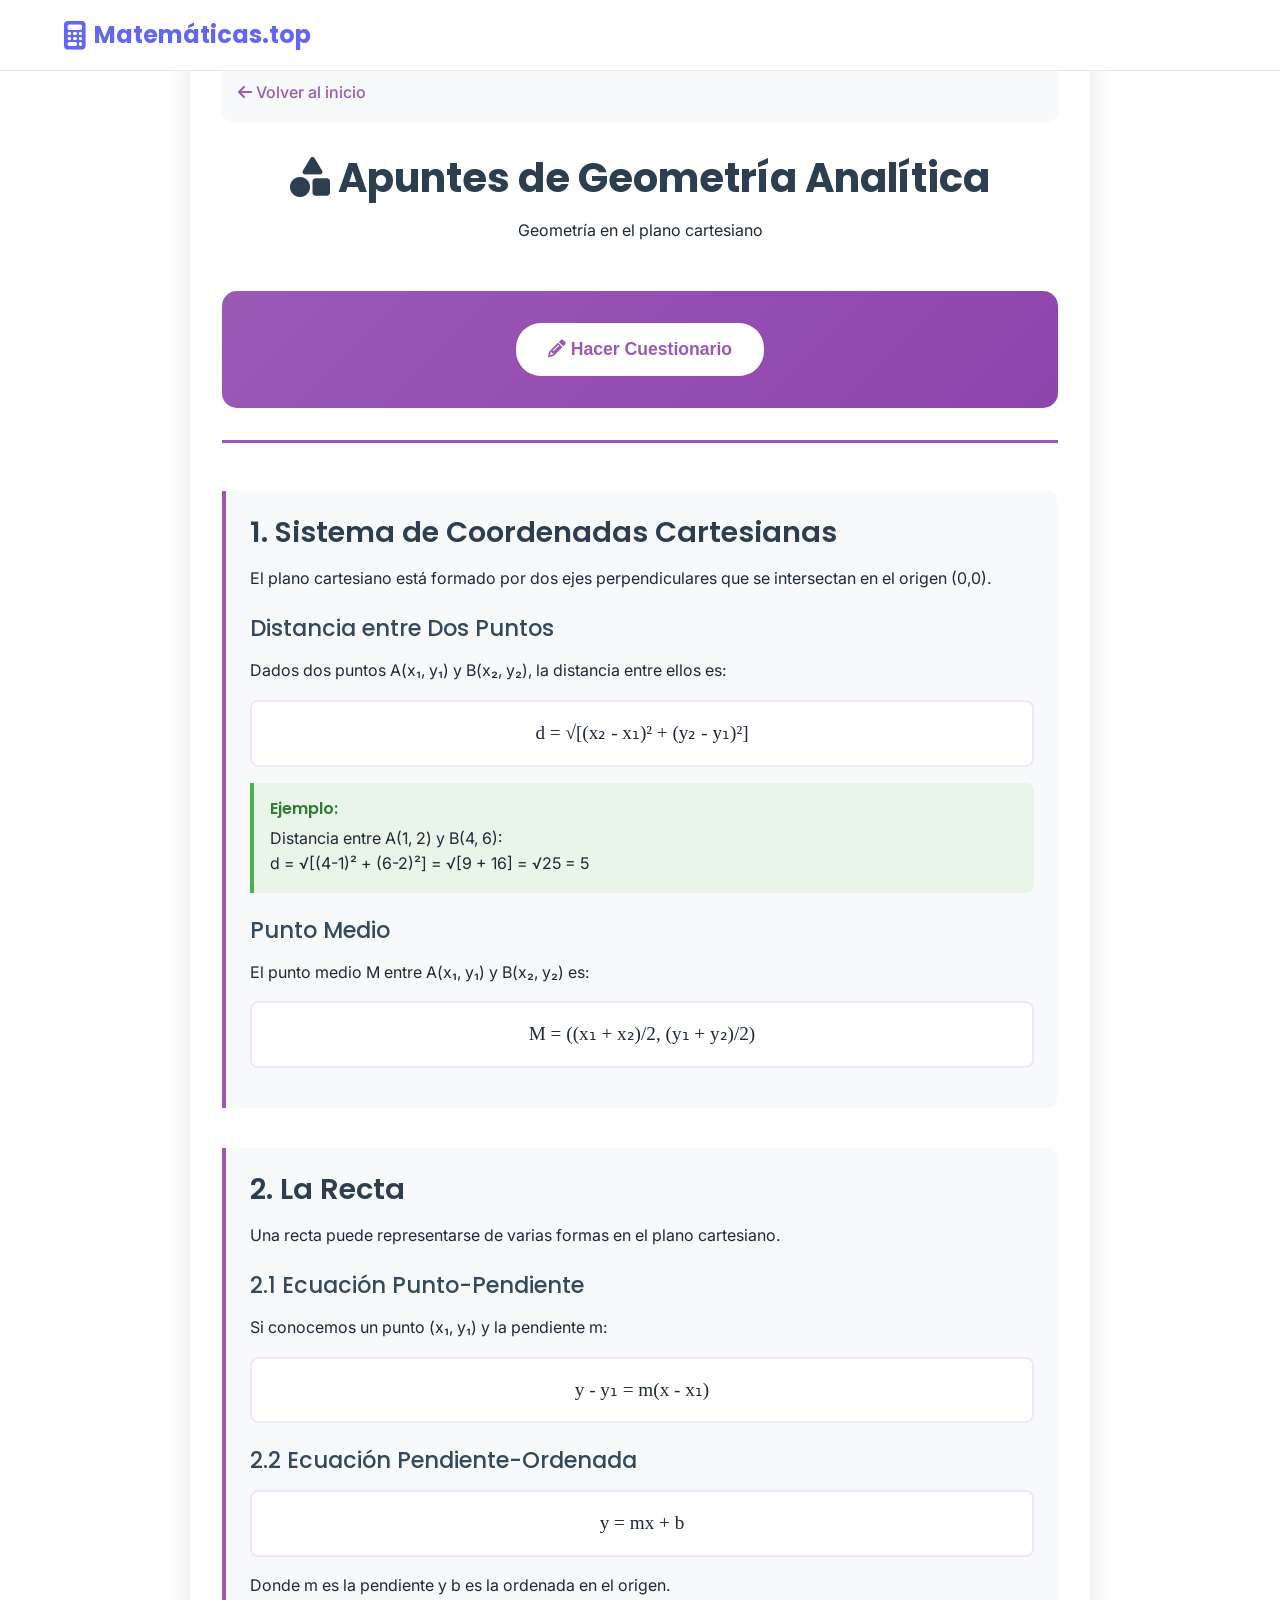
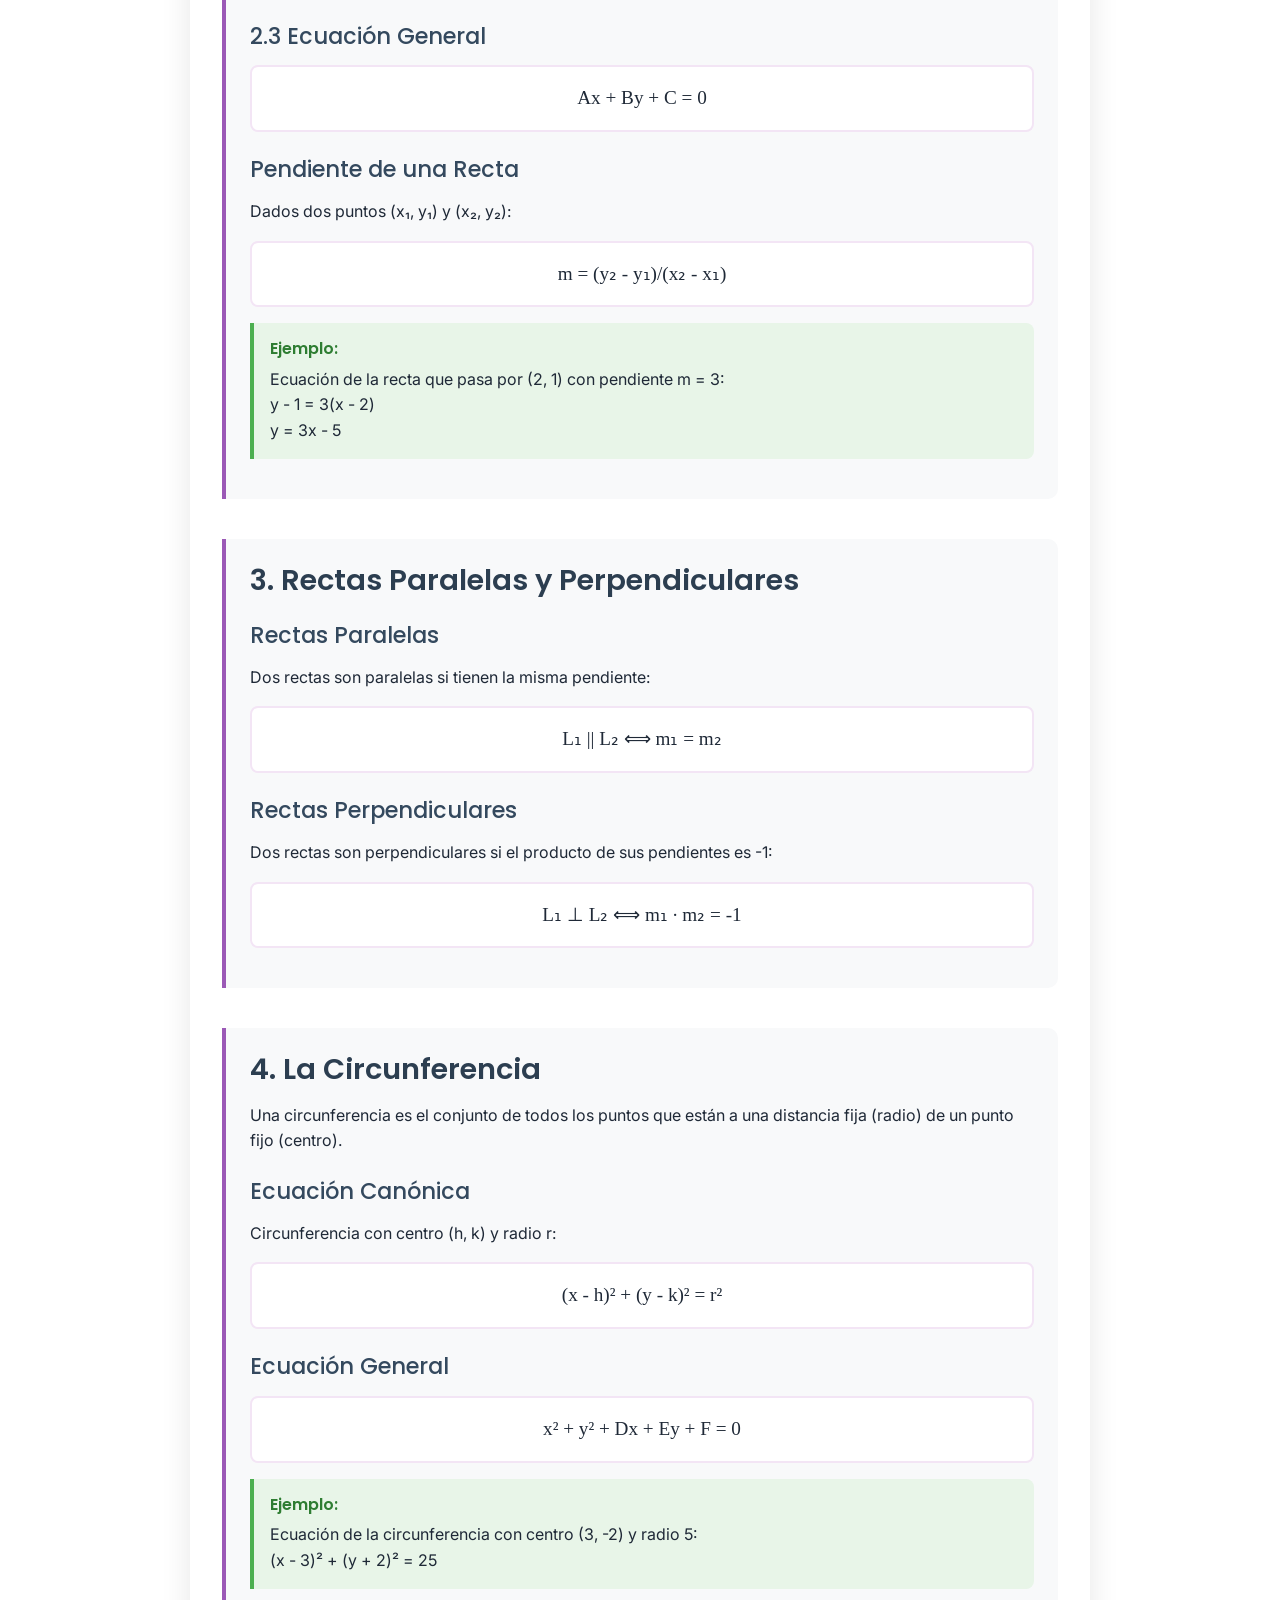
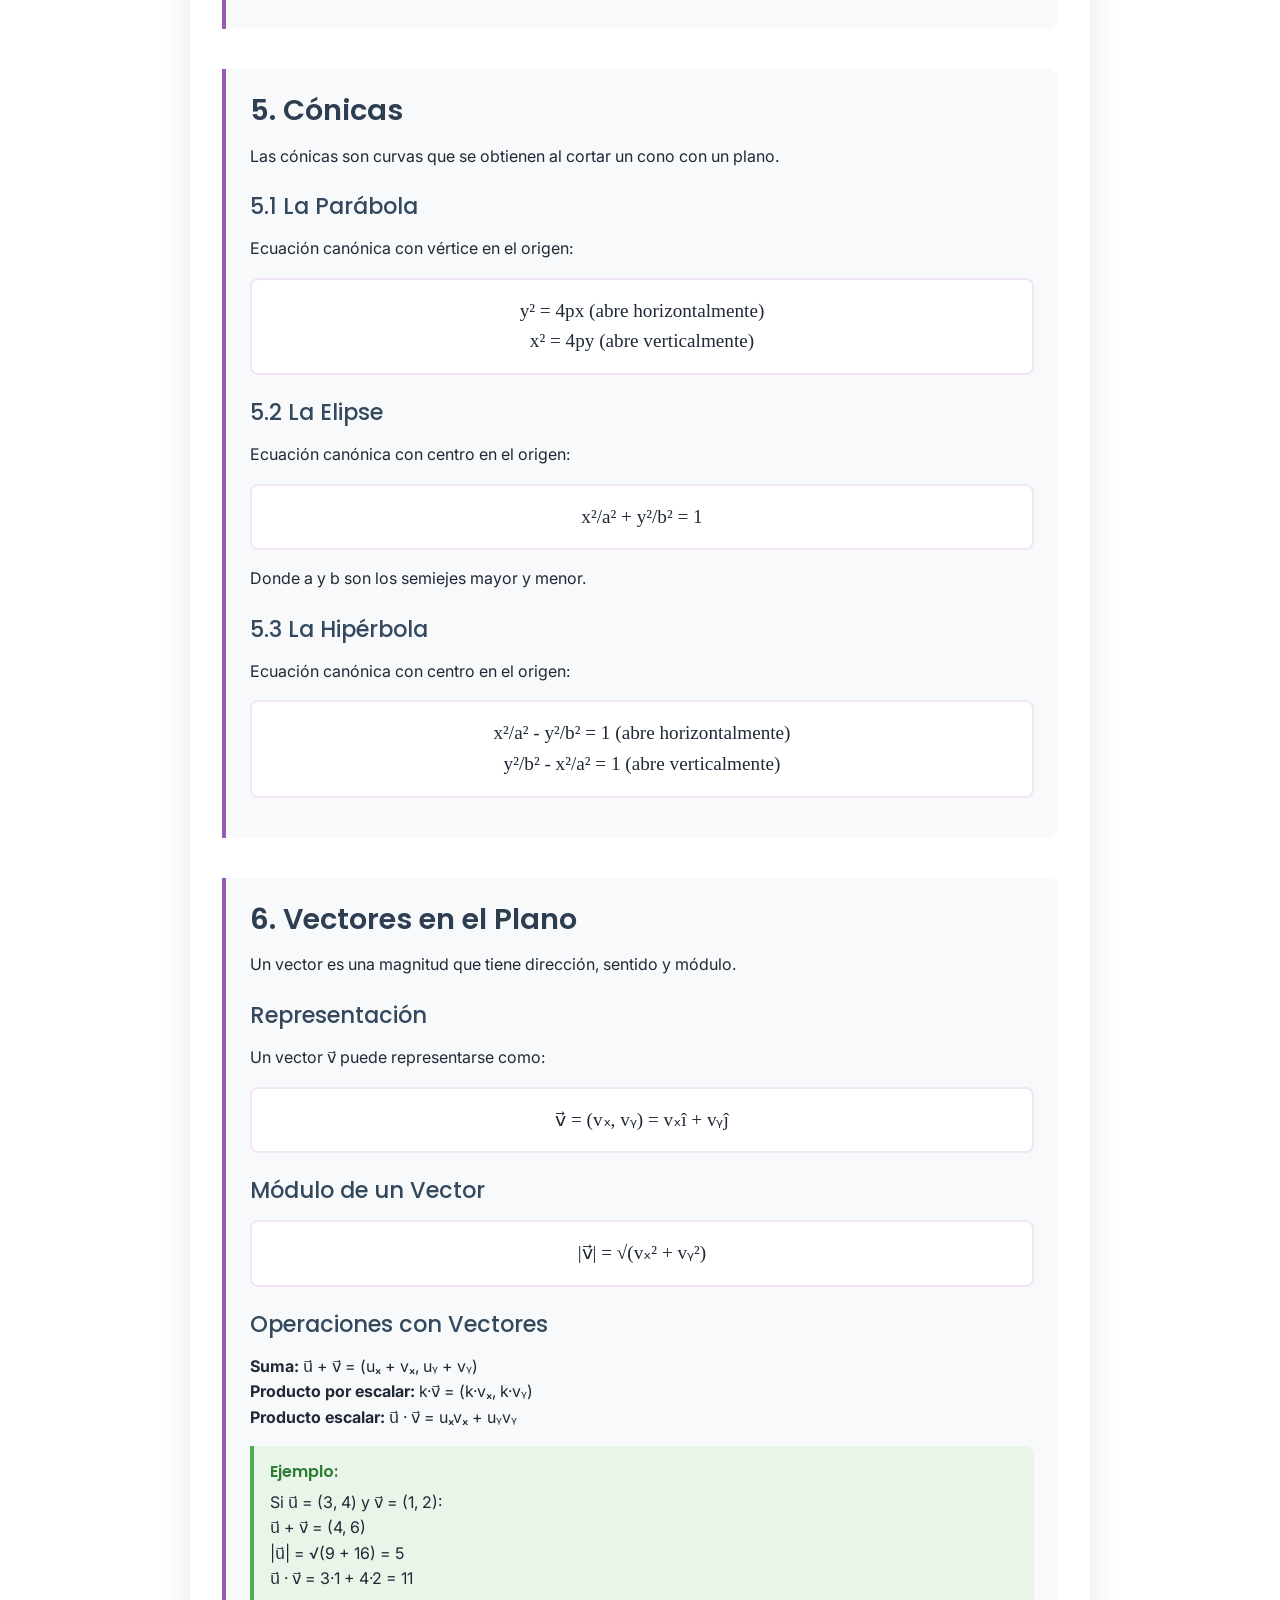
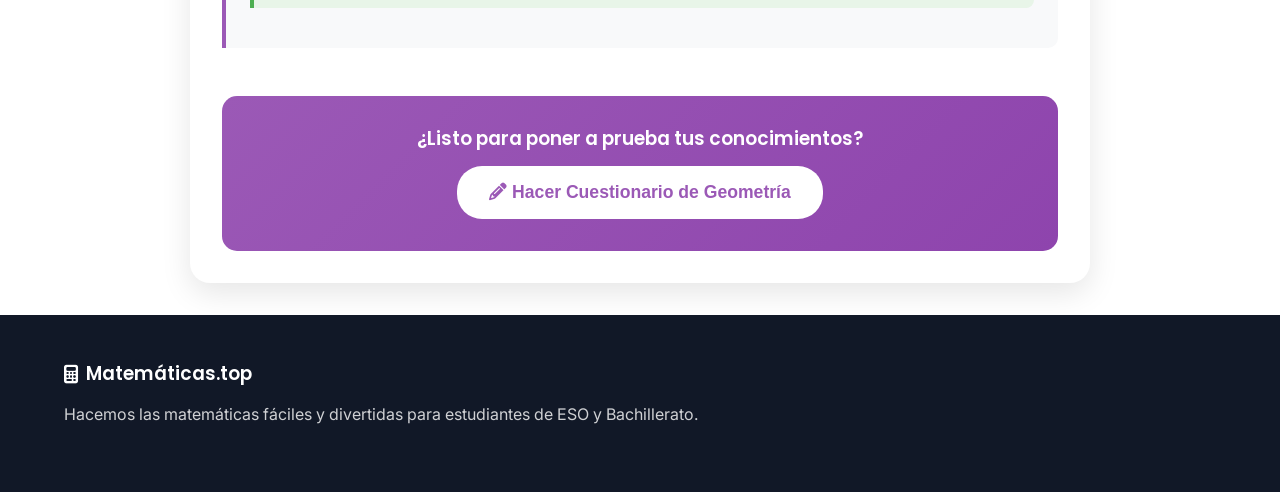
<file: notes/geometria.html>
<!DOCTYPE html>
<html lang="es">
<head>
    <meta charset="UTF-8">
    <meta name="viewport" content="width=device-width, initial-scale=1.0">
    <title>Apuntes de Geometría Analítica - Matemáticas.top</title>
    <link href="https://fonts.googleapis.com/css2?family=Inter:wght@300;400;500;600;700&family=Poppins:wght@400;500;600;700&display=swap" rel="stylesheet">
    <link rel="stylesheet" href="https://cdnjs.cloudflare.com/ajax/libs/font-awesome/6.4.0/css/all.min.css">
    <link rel="stylesheet" href="../css/styles.css">
    <style>
        .notes-content {
            max-width: 900px;
            margin: 0 auto;
            padding: 2rem;
            background: white;
            border-radius: 20px;
            box-shadow: 0 10px 30px rgba(0,0,0,0.1);
            margin-top: 2rem;
            margin-bottom: 2rem;
        }
        
        .notes-header {
            text-align: center;
            margin-bottom: 3rem;
            border-bottom: 3px solid #9b59b6;
            padding-bottom: 2rem;
        }
        
        .notes-header h1 {
            color: #2c3e50;
            font-size: 2.5rem;
            margin-bottom: 1rem;
            font-weight: 700;
        }
        
        .notes-nav {
            background: #f8f9fa;
            padding: 1rem;
            border-radius: 10px;
            margin-bottom: 2rem;
        }
        
        .notes-nav a {
            color: #9b59b6;
            text-decoration: none;
            font-weight: 500;
        }
        
        .section {
            margin-bottom: 2.5rem;
            padding: 1.5rem;
            border-left: 4px solid #9b59b6;
            background: #f8f9fa;
            border-radius: 0 10px 10px 0;
        }
        
        .section h2 {
            color: #2c3e50;
            font-size: 1.8rem;
            margin-bottom: 1rem;
            font-weight: 600;
        }
        
        .section h3 {
            color: #34495e;
            font-size: 1.4rem;
            margin: 1.5rem 0 1rem 0;
            font-weight: 500;
        }
        
        .formula {
            background: #fff;
            border: 2px solid #f3e5f5;
            padding: 1rem;
            margin: 1rem 0;
            border-radius: 8px;
            text-align: center;
            font-size: 1.2rem;
            font-family: 'Times New Roman', serif;
        }
        
        .example {
            background: #e8f5e8;
            border-left: 4px solid #4caf50;
            padding: 1rem;
            margin: 1rem 0;
            border-radius: 0 8px 8px 0;
        }
        
        .example h4 {
            color: #2e7d32;
            margin-bottom: 0.5rem;
        }
        
        .quiz-button {
            text-align: center;
            margin-top: 3rem;
            padding: 2rem;
            background: linear-gradient(135deg, #9b59b6 0%, #8e44ad 100%);
            border-radius: 15px;
            color: white;
        }
        
        .quiz-button button {
            background: white;
            color: #9b59b6;
            border: none;
            padding: 1rem 2rem;
            border-radius: 25px;
            font-size: 1.1rem;
            font-weight: 600;
            cursor: pointer;
            transition: all 0.3s ease;
        }
        
        .quiz-button button:hover {
            transform: translateY(-2px);
            box-shadow: 0 5px 15px rgba(0,0,0,0.2);
        }
    </style>
</head>
<body>
    <header class="navbar">
        <nav class="nav-container">
            <div class="nav-logo">
                <i class="fas fa-calculator"></i>
                <span>Matemáticas.top</span>
            </div>
        </nav>
    </header>

    <main class="notes-content">
        <div class="notes-nav">
            <a href="../index.html"><i class="fas fa-arrow-left"></i> Volver al inicio</a>
        </div>
        
        <div class="notes-header">
            <h1><i class="fas fa-shapes"></i> Apuntes de Geometría Analítica</h1>
            <p>Geometría en el plano cartesiano</p>
            <div class="quiz-button">
                <button onclick="openQuizModal()">
                    <i class="fas fa-pencil-alt"></i> Hacer Cuestionario
                </button>
            </div>
        </div>

        <div class="section">
            <h2>1. Sistema de Coordenadas Cartesianas</h2>
            <p>El plano cartesiano está formado por dos ejes perpendiculares que se intersectan en el origen (0,0).</p>
            
            <h3>Distancia entre Dos Puntos</h3>
            <p>Dados dos puntos A(x₁, y₁) y B(x₂, y₂), la distancia entre ellos es:</p>
            <div class="formula">
                d = √[(x₂ - x₁)² + (y₂ - y₁)²]
            </div>
            
            <div class="example">
                <h4>Ejemplo:</h4>
                <p>Distancia entre A(1, 2) y B(4, 6):</p>
                <p>d = √[(4-1)² + (6-2)²] = √[9 + 16] = √25 = 5</p>
            </div>
            
            <h3>Punto Medio</h3>
            <p>El punto medio M entre A(x₁, y₁) y B(x₂, y₂) es:</p>
            <div class="formula">
                M = ((x₁ + x₂)/2, (y₁ + y₂)/2)
            </div>
        </div>

        <div class="section">
            <h2>2. La Recta</h2>
            <p>Una recta puede representarse de varias formas en el plano cartesiano.</p>
            
            <h3>2.1 Ecuación Punto-Pendiente</h3>
            <p>Si conocemos un punto (x₁, y₁) y la pendiente m:</p>
            <div class="formula">
                y - y₁ = m(x - x₁)
            </div>
            
            <h3>2.2 Ecuación Pendiente-Ordenada</h3>
            <div class="formula">
                y = mx + b
            </div>
            <p>Donde m es la pendiente y b es la ordenada en el origen.</p>
            
            <h3>2.3 Ecuación General</h3>
            <div class="formula">
                Ax + By + C = 0
            </div>
            
            <h3>Pendiente de una Recta</h3>
            <p>Dados dos puntos (x₁, y₁) y (x₂, y₂):</p>
            <div class="formula">
                m = (y₂ - y₁)/(x₂ - x₁)
            </div>
            
            <div class="example">
                <h4>Ejemplo:</h4>
                <p>Ecuación de la recta que pasa por (2, 1) con pendiente m = 3:</p>
                <p>y - 1 = 3(x - 2)</p>
                <p>y = 3x - 5</p>
            </div>
        </div>

        <div class="section">
            <h2>3. Rectas Paralelas y Perpendiculares</h2>
            
            <h3>Rectas Paralelas</h3>
            <p>Dos rectas son paralelas si tienen la misma pendiente:</p>
            <div class="formula">
                L₁ || L₂ ⟺ m₁ = m₂
            </div>
            
            <h3>Rectas Perpendiculares</h3>
            <p>Dos rectas son perpendiculares si el producto de sus pendientes es -1:</p>
            <div class="formula">
                L₁ ⊥ L₂ ⟺ m₁ · m₂ = -1
            </div>
        </div>

        <div class="section">
            <h2>4. La Circunferencia</h2>
            <p>Una circunferencia es el conjunto de todos los puntos que están a una distancia fija (radio) de un punto fijo (centro).</p>
            
            <h3>Ecuación Canónica</h3>
            <p>Circunferencia con centro (h, k) y radio r:</p>
            <div class="formula">
                (x - h)² + (y - k)² = r²
            </div>
            
            <h3>Ecuación General</h3>
            <div class="formula">
                x² + y² + Dx + Ey + F = 0
            </div>
            
            <div class="example">
                <h4>Ejemplo:</h4>
                <p>Ecuación de la circunferencia con centro (3, -2) y radio 5:</p>
                <p>(x - 3)² + (y + 2)² = 25</p>
            </div>
        </div>

        <div class="section">
            <h2>5. Cónicas</h2>
            <p>Las cónicas son curvas que se obtienen al cortar un cono con un plano.</p>
            
            <h3>5.1 La Parábola</h3>
            <p>Ecuación canónica con vértice en el origen:</p>
            <div class="formula">
                y² = 4px (abre horizontalmente)<br>
                x² = 4py (abre verticalmente)
            </div>
            
            <h3>5.2 La Elipse</h3>
            <p>Ecuación canónica con centro en el origen:</p>
            <div class="formula">
                x²/a² + y²/b² = 1
            </div>
            <p>Donde a y b son los semiejes mayor y menor.</p>
            
            <h3>5.3 La Hipérbola</h3>
            <p>Ecuación canónica con centro en el origen:</p>
            <div class="formula">
                x²/a² - y²/b² = 1 (abre horizontalmente)<br>
                y²/b² - x²/a² = 1 (abre verticalmente)
            </div>
        </div>

        <div class="section">
            <h2>6. Vectores en el Plano</h2>
            <p>Un vector es una magnitud que tiene dirección, sentido y módulo.</p>
            
            <h3>Representación</h3>
            <p>Un vector v⃗ puede representarse como:</p>
            <div class="formula">
                v⃗ = (vₓ, vᵧ) = vₓî + vᵧĵ
            </div>
            
            <h3>Módulo de un Vector</h3>
            <div class="formula">
                |v⃗| = √(vₓ² + vᵧ²)
            </div>
            
            <h3>Operaciones con Vectores</h3>
            <p><strong>Suma:</strong> u⃗ + v⃗ = (uₓ + vₓ, uᵧ + vᵧ)</p>
            <p><strong>Producto por escalar:</strong> k·v⃗ = (k·vₓ, k·vᵧ)</p>
            <p><strong>Producto escalar:</strong> u⃗ · v⃗ = uₓvₓ + uᵧvᵧ</p>
            
            <div class="example">
                <h4>Ejemplo:</h4>
                <p>Si u⃗ = (3, 4) y v⃗ = (1, 2):</p>
                <p>u⃗ + v⃗ = (4, 6)</p>
                <p>|u⃗| = √(9 + 16) = 5</p>
                <p>u⃗ · v⃗ = 3·1 + 4·2 = 11</p>
            </div>
        </div>

        <div class="quiz-button">
            <h3>¿Listo para poner a prueba tus conocimientos?</h3>
            <button onclick="openQuizModal()">
                <i class="fas fa-pencil-alt"></i> Hacer Cuestionario de Geometría
            </button>
        </div>
    </main>

    <!-- Quiz Modal -->
    <div id="quiz-modal" class="modal" style="display: none;">
        <div class="modal-content quiz-modal-content">
            <div class="quiz-header">
                <h2><i class="fas fa-shapes"></i> Cuestionario de Geometría Analítica</h2>
                <span class="close" onclick="closeQuizModal()">&times;</span>
            </div>
            <div class="quiz-content">
                <div id="quiz-start" class="quiz-section">
                    <p>Pon a prueba tus conocimientos sobre geometría analítica con este cuestionario.</p>
                    <button onclick="startQuiz()" class="quiz-btn primary">Comenzar Cuestionario</button>
                </div>
                
                <div id="quiz-question" class="quiz-section" style="display: none;">
                    <div class="question-counter">
                        <span id="current-question">1</span> de <span id="total-questions">10</span>
                    </div>
                    <div class="question-text" id="question-text"></div>
                    <div class="options" id="options"></div>
                    <button onclick="nextQuestion()" id="next-btn" class="quiz-btn primary" style="display: none;">Siguiente</button>
                </div>
                
                <div id="quiz-result" class="quiz-section" style="display: none;">
                    <div class="result-icon" id="result-icon"></div>
                    <h3 id="result-title"></h3>
                    <p id="result-message"></p>
                    <div class="score" id="score"></div>
                    <button onclick="restartQuiz()" class="quiz-btn primary">Repetir Cuestionario</button>
                    <button onclick="closeQuizModal()" class="quiz-btn secondary">Cerrar</button>
                </div>
            </div>
        </div>
    </div>

    <footer class="footer">
        <div class="container">
            <div class="footer-content">
                <div class="footer-section">
                    <h3><i class="fas fa-calculator"></i> Matemáticas.top</h3>
                    <p>Hacemos las matemáticas fáciles y divertidas para estudiantes de ESO y Bachillerato.</p>
                </div>
            </div>
        </div>
    </footer>
    
    <style>
        /* Quiz Modal Styles */
        .modal {
            position: fixed;
            z-index: 1000;
            left: 0;
            top: 0;
            width: 100%;
            height: 100%;
            background-color: rgba(0,0,0,0.5);
            backdrop-filter: blur(5px);
        }

        .quiz-modal-content {
            background: linear-gradient(135deg, #667eea 0%, #764ba2 100%);
            margin: 5% auto;
            padding: 0;
            border: none;
            border-radius: 20px;
            width: 90%;
            max-width: 600px;
            max-height: 80vh;
            overflow-y: auto;
            box-shadow: 0 20px 60px rgba(0,0,0,0.3);
            color: white;
        }

        .quiz-header {
            background: rgba(255,255,255,0.1);
            padding: 1.5rem;
            border-bottom: 1px solid rgba(255,255,255,0.2);
            display: flex;
            justify-content: space-between;
            align-items: center;
            border-radius: 20px 20px 0 0;
        }

        .quiz-header h2 {
            margin: 0;
            font-size: 1.5rem;
            font-weight: 600;
        }

        .close {
            color: white;
            font-size: 2rem;
            font-weight: bold;
            cursor: pointer;
            line-height: 1;
            opacity: 0.7;
            transition: opacity 0.3s;
        }

        .close:hover {
            opacity: 1;
        }

        .quiz-content {
            padding: 2rem;
        }

        .quiz-section {
            text-align: center;
        }

        .question-counter {
            background: rgba(255,255,255,0.2);
            padding: 0.5rem 1rem;
            border-radius: 20px;
            margin-bottom: 1.5rem;
            font-weight: 500;
        }

        .question-text {
            font-size: 1.2rem;
            margin-bottom: 1.5rem;
            line-height: 1.6;
        }

        .options {
            display: flex;
            flex-direction: column;
            gap: 1rem;
            margin-bottom: 2rem;
        }

        .option {
            background: rgba(255,255,255,0.1);
            border: 2px solid rgba(255,255,255,0.3);
            color: white;
            padding: 1rem;
            border-radius: 10px;
            cursor: pointer;
            transition: all 0.3s ease;
            text-align: left;
        }

        .option:hover {
            background: rgba(255,255,255,0.2);
            border-color: rgba(255,255,255,0.5);
        }

        .option.selected {
            background: rgba(255,255,255,0.3);
            border-color: white;
        }

        .option.correct {
            background: rgba(76, 175, 80, 0.3);
            border-color: #4CAF50;
        }

        .option.incorrect {
            background: rgba(244, 67, 54, 0.3);
            border-color: #F44336;
        }

        .quiz-btn {
            padding: 1rem 2rem;
            border: none;
            border-radius: 10px;
            font-size: 1rem;
            font-weight: 600;
            cursor: pointer;
            transition: all 0.3s ease;
            margin: 0.5rem;
        }

        .quiz-btn.primary {
            background: white;
            color: #667eea;
        }

        .quiz-btn.primary:hover {
            background: #f0f0f0;
            transform: translateY(-2px);
        }

        .quiz-btn.secondary {
            background: transparent;
            color: white;
            border: 2px solid white;
        }

        .quiz-btn.secondary:hover {
            background: white;
            color: #667eea;
        }

        .result-icon {
            font-size: 4rem;
            margin-bottom: 1rem;
        }

        .score {
            font-size: 2rem;
            font-weight: bold;
            margin: 1rem 0;
            padding: 1rem;
            background: rgba(255,255,255,0.2);
            border-radius: 10px;
        }

        @media (max-width: 768px) {
            .quiz-modal-content {
                width: 95%;
                margin: 2% auto;
                max-height: 90vh;
            }
            
            .quiz-header {
                padding: 1rem;
            }
            
            .quiz-content {
                padding: 1rem;
            }
        }
    </style>
    
    <script>
        const geometriaQuestions = [
            {
                question: "¿Cuál es la fórmula para calcular la distancia entre dos puntos A(x₁, y₁) y B(x₂, y₂)?",
                options: [
                    "d = √[(x₂ + x₁)² + (y₂ + y₁)²]",
                    "d = √[(x₂ - x₁)² + (y₂ - y₁)²]",
                    "d = (x₂ - x₁)² + (y₂ - y₁)²",
                    "d = |x₂ - x₁| + |y₂ - y₁|"
                ],
                correct: 1
            },
            {
                question: "¿Cuál es el punto medio entre A(2, 4) y B(8, 10)?",
                options: [
                    "M(3, 5)",
                    "M(5, 7)",
                    "M(6, 6)",
                    "M(10, 14)"
                ],
                correct: 1
            },
            {
                question: "La ecuación y = 3x + 2 representa una recta. ¿Cuál es su pendiente?",
                options: [
                    "2",
                    "3",
                    "5",
                    "3x"
                ],
                correct: 1
            },
            {
                question: "¿Cuándo dos rectas son perpendiculares?",
                options: [
                    "Cuando tienen la misma pendiente",
                    "Cuando sus pendientes suman cero",
                    "Cuando el producto de sus pendientes es -1",
                    "Cuando se intersectan en el origen"
                ],
                correct: 2
            },
            {
                question: "La ecuación (x - 3)² + (y + 2)² = 16 representa:",
                options: [
                    "Una recta",
                    "Una parábola",
                    "Una circunferencia con centro (3, -2) y radio 4",
                    "Una elipse"
                ],
                correct: 2
            },
            {
                question: "¿Cuál es la ecuación general de una circunferencia?",
                options: [
                    "y = ax² + bx + c",
                    "x² + y² + Dx + Ey + F = 0",
                    "Ax + By + C = 0",
                    "x²/a² + y²/b² = 1"
                ],
                correct: 1
            },
            {
                question: "La ecuación x² = 4py representa:",
                options: [
                    "Una circunferencia",
                    "Una elipse",
                    "Una parábola que abre verticalmente",
                    "Una hipérbola"
                ],
                correct: 2
            },
            {
                question: "Si u⃗ = (3, 4), ¿cuál es el módulo del vector?",
                options: [
                    "7",
                    "5",
                    "12",
                    "√7"
                ],
                correct: 1
            },
            {
                question: "¿Cuál es la ecuación canónica de una elipse con centro en el origen?",
                options: [
                    "x² + y² = r²",
                    "x²/a² + y²/b² = 1",
                    "x²/a² - y²/b² = 1",
                    "y² = 4px"
                ],
                correct: 1
            },
            {
                question: "La pendiente de una recta que pasa por los puntos (1, 2) y (5, 10) es:",
                options: [
                    "2",
                    "4",
                    "8",
                    "1/2"
                ],
                correct: 0
            }
        ];

        let currentQuestionIndex = 0;
        let score = 0;
        let selectedAnswer = null;

        function openQuizModal() {
            document.getElementById('quiz-modal').style.display = 'block';
            document.body.style.overflow = 'hidden';
        }

        function closeQuizModal() {
            document.getElementById('quiz-modal').style.display = 'none';
            document.body.style.overflow = 'auto';
            restartQuiz();
        }

        function startQuiz() {
            document.getElementById('quiz-start').style.display = 'none';
            document.getElementById('quiz-question').style.display = 'block';
            document.getElementById('total-questions').textContent = geometriaQuestions.length;
            showQuestion();
        }

        function showQuestion() {
            const question = geometriaQuestions[currentQuestionIndex];
            document.getElementById('current-question').textContent = currentQuestionIndex + 1;
            document.getElementById('question-text').textContent = question.question;
            
            const optionsContainer = document.getElementById('options');
            optionsContainer.innerHTML = '';
            selectedAnswer = null;
            
            question.options.forEach((option, index) => {
                const optionElement = document.createElement('div');
                optionElement.className = 'option';
                optionElement.textContent = option;
                optionElement.onclick = () => selectAnswer(index, optionElement);
                optionsContainer.appendChild(optionElement);
            });
            
            document.getElementById('next-btn').style.display = 'none';
        }

        function selectAnswer(answerIndex, optionElement) {
            if (selectedAnswer !== null) return;
            
            selectedAnswer = answerIndex;
            const question = geometriaQuestions[currentQuestionIndex];
            const options = document.querySelectorAll('.option');
            
            options.forEach((option, index) => {
                if (index === question.correct) {
                    option.classList.add('correct');
                } else if (index === answerIndex && index !== question.correct) {
                    option.classList.add('incorrect');
                }
                option.style.pointerEvents = 'none';
            });
            
            if (answerIndex === question.correct) {
                score++;
            }
            
            setTimeout(() => {
                document.getElementById('next-btn').style.display = 'block';
            }, 1000);
        }

        function nextQuestion() {
            currentQuestionIndex++;
            
            if (currentQuestionIndex < geometriaQuestions.length) {
                showQuestion();
            } else {
                showResult();
            }
        }

        function showResult() {
            document.getElementById('quiz-question').style.display = 'none';
            document.getElementById('quiz-result').style.display = 'block';
            
            const percentage = Math.round((score / geometriaQuestions.length) * 100);
            
            const resultIcon = document.getElementById('result-icon');
            const resultTitle = document.getElementById('result-title');
            const resultMessage = document.getElementById('result-message');
            
            if (percentage >= 80) {
                resultIcon.innerHTML = '🏆';
                resultTitle.textContent = '¡Excelente!';
                resultMessage.textContent = 'Dominas muy bien los conceptos de geometría analítica.';
            } else if (percentage >= 60) {
                resultIcon.innerHTML = '👍';
                resultTitle.textContent = '¡Bien!';
                resultMessage.textContent = 'Tienes un buen conocimiento, pero puedes mejorar un poco más.';
            } else {
                resultIcon.innerHTML = '📚';
                resultTitle.textContent = 'Sigue practicando';
                resultMessage.textContent = 'Te recomendamos repasar los conceptos y volver a intentarlo.';
            }
            
            document.getElementById('score').innerHTML = `${score}/${geometriaQuestions.length}<br><span style="font-size: 1.2rem;">${percentage}%</span>`;
        }

        function restartQuiz() {
            currentQuestionIndex = 0;
            score = 0;
            selectedAnswer = null;
            
            document.getElementById('quiz-result').style.display = 'none';
            document.getElementById('quiz-question').style.display = 'none';
            document.getElementById('quiz-start').style.display = 'block';
        }

        // También actualizar el botón del header
        document.querySelector('.notes-header .quiz-button button').onclick = openQuizModal;
    </script>
</body>
</html>
</file>
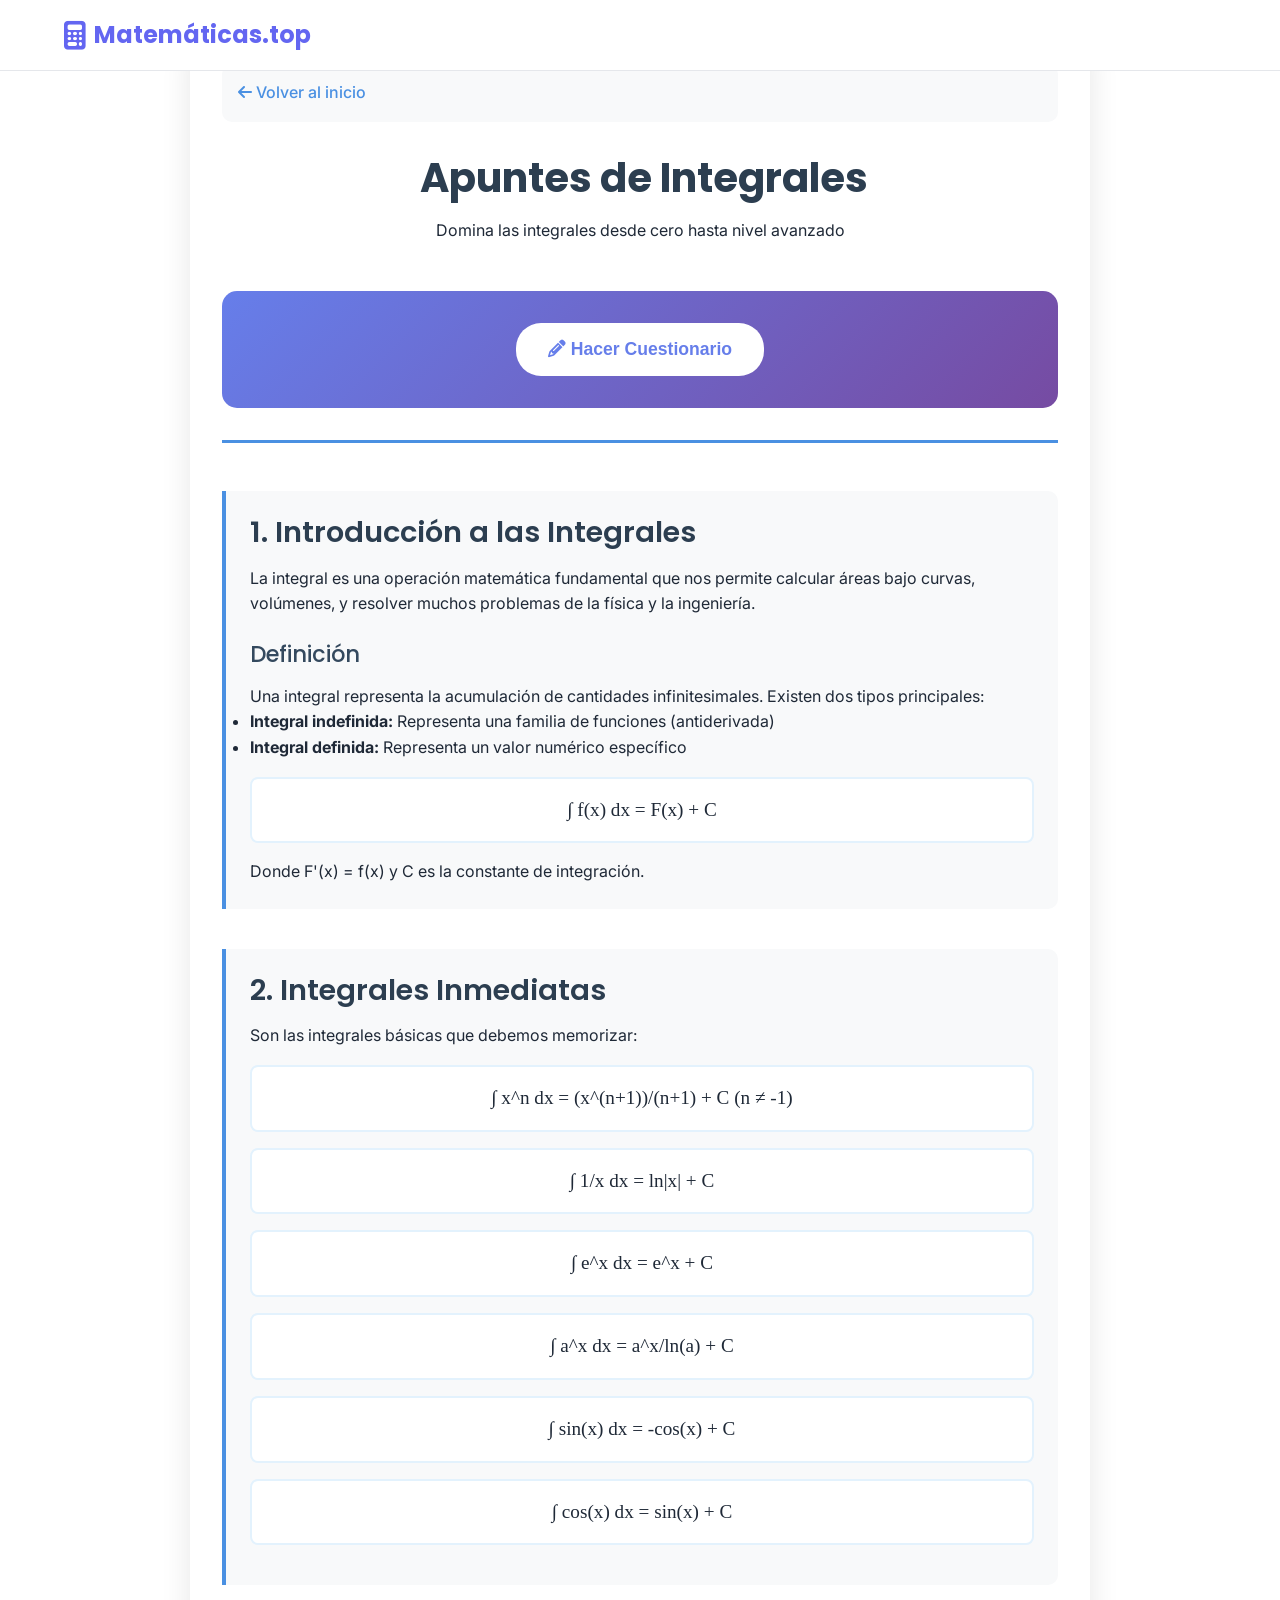
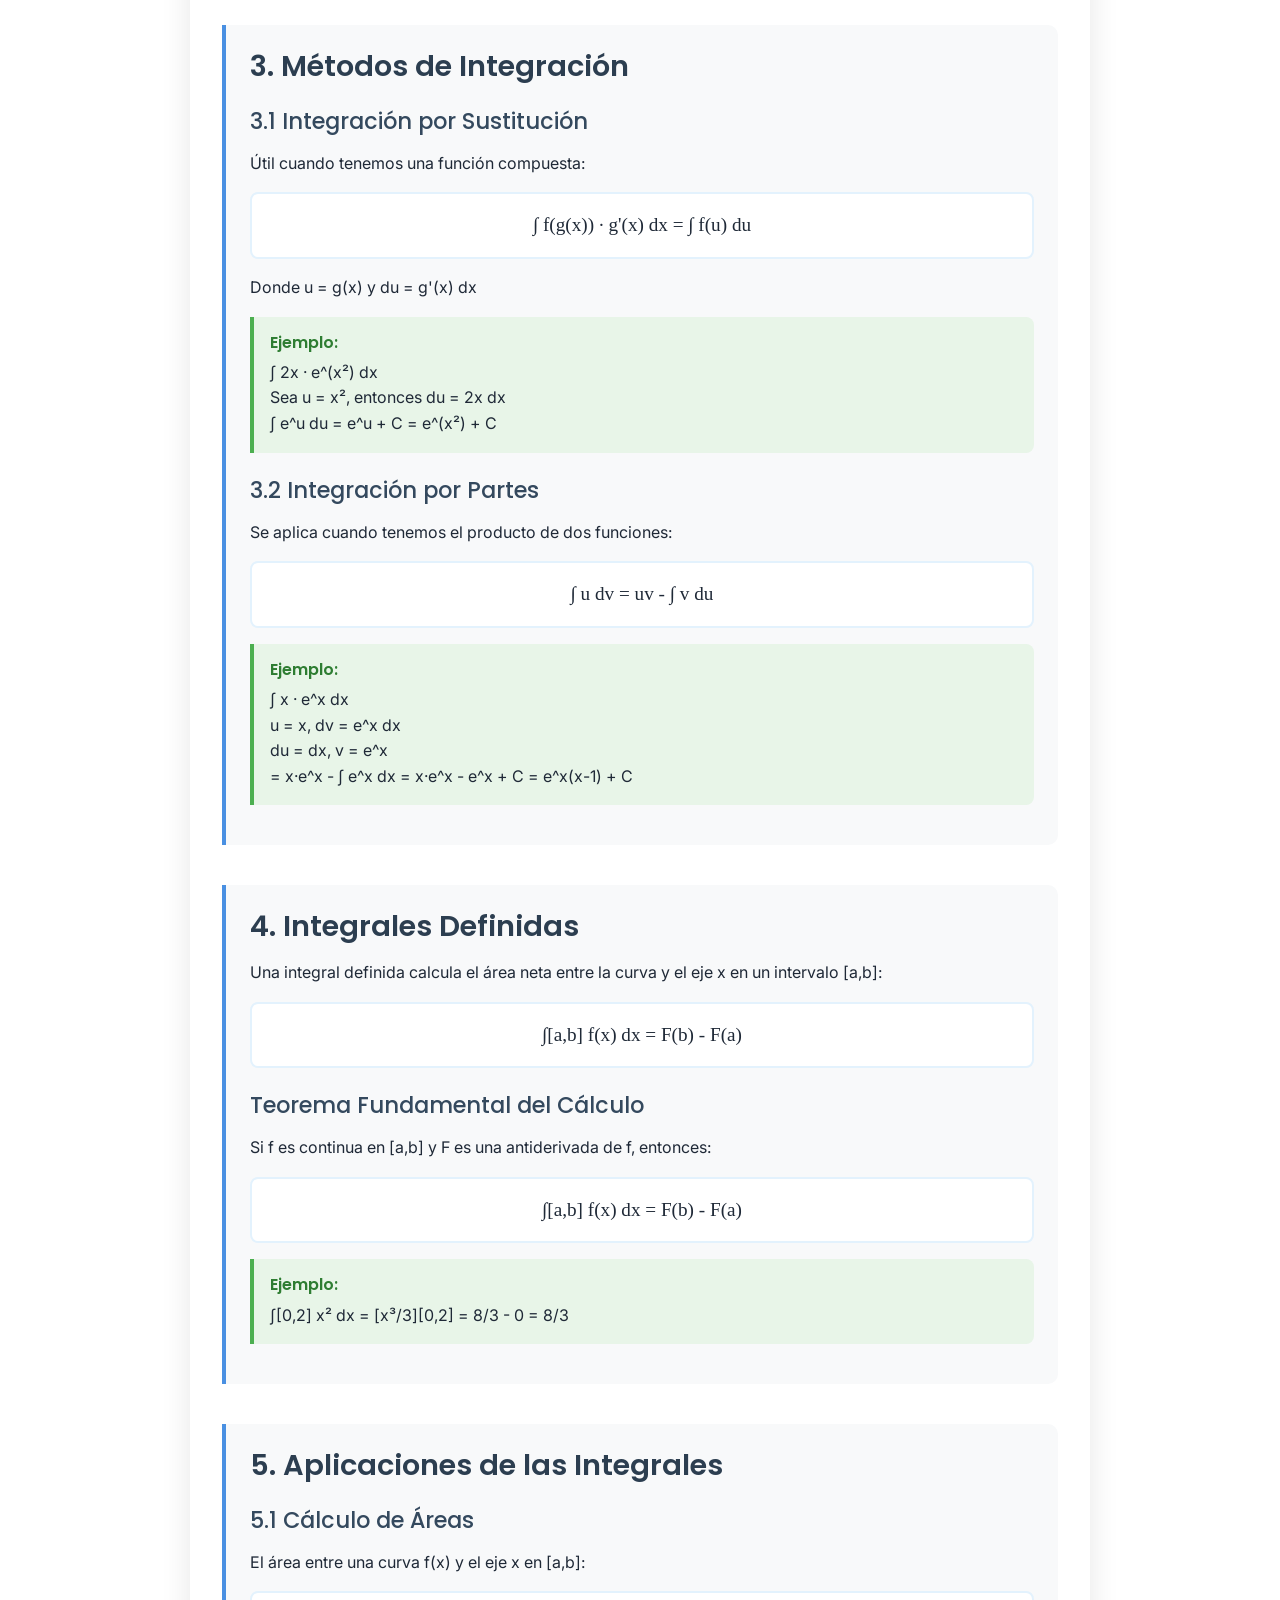
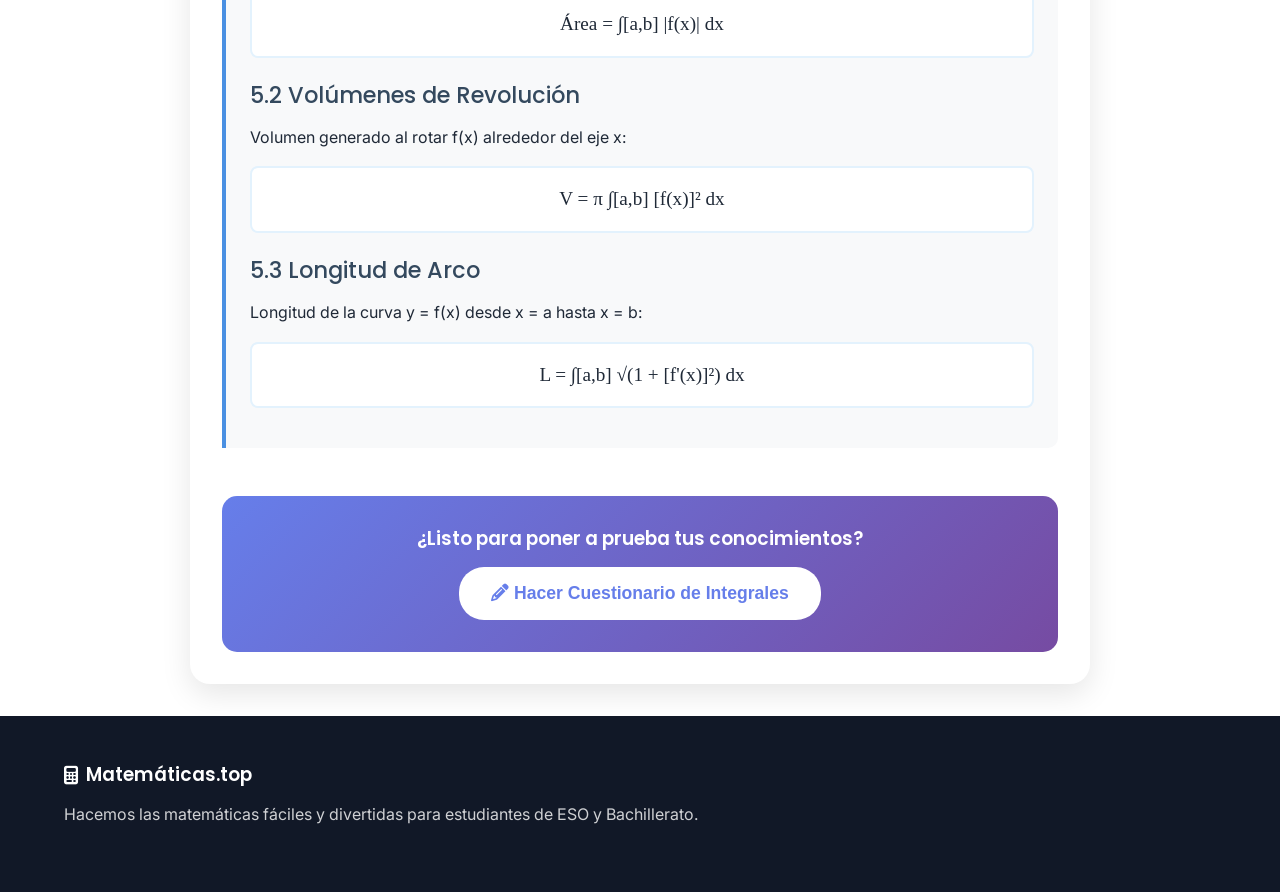
<file: notes/integrales.html>
<!DOCTYPE html>
<html lang="es">
<head>
    <meta charset="UTF-8">
    <meta name="viewport" content="width=device-width, initial-scale=1.0">
    <title>Apuntes de Integrales - Matemáticas.top</title>
    <link href="https://fonts.googleapis.com/css2?family=Inter:wght@300;400;500;600;700&family=Poppins:wght@400;500;600;700&display=swap" rel="stylesheet">
    <link rel="stylesheet" href="https://cdnjs.cloudflare.com/ajax/libs/font-awesome/6.4.0/css/all.min.css">
    <link rel="stylesheet" href="../css/styles.css">
    <style>
        .notes-content {
            max-width: 900px;
            margin: 0 auto;
            padding: 2rem;
            background: white;
            border-radius: 20px;
            box-shadow: 0 10px 30px rgba(0,0,0,0.1);
            margin-top: 2rem;
            margin-bottom: 2rem;
        }
        
        .notes-header {
            text-align: center;
            margin-bottom: 3rem;
            border-bottom: 3px solid #4a90e2;
            padding-bottom: 2rem;
        }
        
        .notes-header h1 {
            color: #2c3e50;
            font-size: 2.5rem;
            margin-bottom: 1rem;
            font-weight: 700;
        }
        
        .notes-nav {
            background: #f8f9fa;
            padding: 1rem;
            border-radius: 10px;
            margin-bottom: 2rem;
        }
        
        .notes-nav a {
            color: #4a90e2;
            text-decoration: none;
            font-weight: 500;
        }
        
        .section {
            margin-bottom: 2.5rem;
            padding: 1.5rem;
            border-left: 4px solid #4a90e2;
            background: #f8f9fa;
            border-radius: 0 10px 10px 0;
        }
        
        .section h2 {
            color: #2c3e50;
            font-size: 1.8rem;
            margin-bottom: 1rem;
            font-weight: 600;
        }
        
        .section h3 {
            color: #34495e;
            font-size: 1.4rem;
            margin: 1.5rem 0 1rem 0;
            font-weight: 500;
        }
        
        .formula {
            background: #fff;
            border: 2px solid #e3f2fd;
            padding: 1rem;
            margin: 1rem 0;
            border-radius: 8px;
            text-align: center;
            font-size: 1.2rem;
            font-family: 'Times New Roman', serif;
        }
        
        .example {
            background: #e8f5e8;
            border-left: 4px solid #4caf50;
            padding: 1rem;
            margin: 1rem 0;
            border-radius: 0 8px 8px 0;
        }
        
        .example h4 {
            color: #2e7d32;
            margin-bottom: 0.5rem;
        }
        
        .quiz-button {
            text-align: center;
            margin-top: 3rem;
            padding: 2rem;
            background: linear-gradient(135deg, #667eea 0%, #764ba2 100%);
            border-radius: 15px;
            color: white;
        }
        
        .quiz-button button {
            background: white;
            color: #667eea;
            border: none;
            padding: 1rem 2rem;
            border-radius: 25px;
            font-size: 1.1rem;
            font-weight: 600;
            cursor: pointer;
            transition: all 0.3s ease;
        }
        
        .quiz-button button:hover {
            transform: translateY(-2px);
            box-shadow: 0 5px 15px rgba(0,0,0,0.2);
        }

        /* Quiz Modal Styles */
        .modal {
            position: fixed;
            z-index: 1000;
            left: 0;
            top: 0;
            width: 100%;
            height: 100%;
            background-color: rgba(0,0,0,0.5);
        }

        .modal-content {
            background-color: #fefefe;
            margin: 2% auto;
            padding: 20px;
            border: none;
            border-radius: 15px;
            width: 90%;
            max-width: 800px;
            position: relative;
            max-height: 90vh;
            overflow-y: auto;
        }

        .close {
            color: #aaa;
            float: right;
            font-size: 28px;
            font-weight: bold;
            cursor: pointer;
            position: absolute;
            right: 15px;
            top: 10px;
        }

        .close:hover {
            color: black;
        }

        .quiz-header {
            text-align: center;
            margin-bottom: 2rem;
        }

        .progress-bar {
            width: 100%;
            height: 8px;
            background-color: #e0e0e0;
            border-radius: 4px;
            margin: 1rem 0;
        }

        .progress-fill {
            height: 100%;
            background: linear-gradient(45deg, #667eea, #764ba2);
            border-radius: 4px;
            transition: width 0.3s ease;
            width: 0%;
        }

        .option-btn {
            display: flex;
            align-items: center;
            width: 100%;
            padding: 1rem;
            margin: 0.5rem 0;
            background: white;
            border: 2px solid #e0e0e0;
            border-radius: 10px;
            cursor: pointer;
            transition: all 0.3s ease;
            font-size: 1rem;
        }

        .option-btn:hover {
            border-color: #667eea;
            background-color: #f8f9ff;
        }

        .option-btn.selected {
            border-color: #667eea;
            background: linear-gradient(45deg, #667eea, #764ba2);
            color: white;
        }

        .option-letter {
            background: #667eea;
            color: white;
            width: 30px;
            height: 30px;
            border-radius: 50%;
            display: flex;
            align-items: center;
            justify-content: center;
            margin-right: 1rem;
            font-weight: bold;
        }

        .option-btn.selected .option-letter {
            background: white;
            color: #667eea;
        }

        .btn {
            padding: 0.75rem 1.5rem;
            border: none;
            border-radius: 8px;
            cursor: pointer;
            font-weight: 600;
            text-decoration: none;
            display: inline-flex;
            align-items: center;
            gap: 0.5rem;
            transition: all 0.3s ease;
        }

        .btn-primary {
            background: #667eea;
            color: white;
        }

        .btn-secondary {
            background: #6c757d;
            color: white;
        }
    </style>
</head>
<body>
    <header class="navbar">
        <nav class="nav-container">
            <div class="nav-logo">
                <i class="fas fa-calculator"></i>
                <span>Matemáticas.top</span>
            </div>
        </nav>
    </header>

    <main class="notes-content">
        <div class="notes-nav">
            <a href="../index.html"><i class="fas fa-arrow-left"></i> Volver al inicio</a>
        </div>
        
        <div class="notes-header">
            <h1><i class="fas fa-integral"></i> Apuntes de Integrales</h1>
            <p>Domina las integrales desde cero hasta nivel avanzado</p>
            <div class="quiz-button">
                <button onclick="openQuizModal()">
                    <i class="fas fa-pencil-alt"></i> Hacer Cuestionario
                </button>
            </div>
        </div>

        <div class="section">
            <h2>1. Introducción a las Integrales</h2>
            <p>La integral es una operación matemática fundamental que nos permite calcular áreas bajo curvas, volúmenes, y resolver muchos problemas de la física y la ingeniería.</p>
            
            <h3>Definición</h3>
            <p>Una integral representa la acumulación de cantidades infinitesimales. Existen dos tipos principales:</p>
            <ul>
                <li><strong>Integral indefinida:</strong> Representa una familia de funciones (antiderivada)</li>
                <li><strong>Integral definida:</strong> Representa un valor numérico específico</li>
            </ul>
            
            <div class="formula">
                ∫ f(x) dx = F(x) + C
            </div>
            <p>Donde F'(x) = f(x) y C es la constante de integración.</p>
        </div>

        <div class="section">
            <h2>2. Integrales Inmediatas</h2>
            <p>Son las integrales básicas que debemos memorizar:</p>
            
            <div class="formula">
                ∫ x^n dx = (x^(n+1))/(n+1) + C (n ≠ -1)
            </div>
            
            <div class="formula">
                ∫ 1/x dx = ln|x| + C
            </div>
            
            <div class="formula">
                ∫ e^x dx = e^x + C
            </div>
            
            <div class="formula">
                ∫ a^x dx = a^x/ln(a) + C
            </div>
            
            <div class="formula">
                ∫ sin(x) dx = -cos(x) + C
            </div>
            
            <div class="formula">
                ∫ cos(x) dx = sin(x) + C
            </div>
        </div>

        <div class="section">
            <h2>3. Métodos de Integración</h2>
            
            <h3>3.1 Integración por Sustitución</h3>
            <p>Útil cuando tenemos una función compuesta:</p>
            <div class="formula">
                ∫ f(g(x)) · g'(x) dx = ∫ f(u) du
            </div>
            <p>Donde u = g(x) y du = g'(x) dx</p>
            
            <div class="example">
                <h4>Ejemplo:</h4>
                <p>∫ 2x · e^(x²) dx</p>
                <p>Sea u = x², entonces du = 2x dx</p>
                <p>∫ e^u du = e^u + C = e^(x²) + C</p>
            </div>
            
            <h3>3.2 Integración por Partes</h3>
            <p>Se aplica cuando tenemos el producto de dos funciones:</p>
            <div class="formula">
                ∫ u dv = uv - ∫ v du
            </div>
            
            <div class="example">
                <h4>Ejemplo:</h4>
                <p>∫ x · e^x dx</p>
                <p>u = x, dv = e^x dx</p>
                <p>du = dx, v = e^x</p>
                <p>= x·e^x - ∫ e^x dx = x·e^x - e^x + C = e^x(x-1) + C</p>
            </div>
        </div>

        <div class="section">
            <h2>4. Integrales Definidas</h2>
            <p>Una integral definida calcula el área neta entre la curva y el eje x en un intervalo [a,b]:</p>
            
            <div class="formula">
                ∫[a,b] f(x) dx = F(b) - F(a)
            </div>
            
            <h3>Teorema Fundamental del Cálculo</h3>
            <p>Si f es continua en [a,b] y F es una antiderivada de f, entonces:</p>
            <div class="formula">
                ∫[a,b] f(x) dx = F(b) - F(a)
            </div>
            
            <div class="example">
                <h4>Ejemplo:</h4>
                <p>∫[0,2] x² dx = [x³/3][0,2] = 8/3 - 0 = 8/3</p>
            </div>
        </div>

        <div class="section">
            <h2>5. Aplicaciones de las Integrales</h2>
            
            <h3>5.1 Cálculo de Áreas</h3>
            <p>El área entre una curva f(x) y el eje x en [a,b]:</p>
            <div class="formula">
                Área = ∫[a,b] |f(x)| dx
            </div>
            
            <h3>5.2 Volúmenes de Revolución</h3>
            <p>Volumen generado al rotar f(x) alrededor del eje x:</p>
            <div class="formula">
                V = π ∫[a,b] [f(x)]² dx
            </div>
            
            <h3>5.3 Longitud de Arco</h3>
            <p>Longitud de la curva y = f(x) desde x = a hasta x = b:</p>
            <div class="formula">
                L = ∫[a,b] √(1 + [f'(x)]²) dx
            </div>
        </div>

        <div class="quiz-button">
            <h3>¿Listo para poner a prueba tus conocimientos?</h3>
            <button onclick="openQuizModal()">
                <i class="fas fa-pencil-alt"></i> Hacer Cuestionario de Integrales
            </button>
        </div>
    </main>

    <!-- Quiz Modal -->
    <div id="quiz-modal" class="modal" style="display: none;">
        <div class="modal-content quiz-modal-content">
            <span class="close" onclick="closeQuiz()">&times;</span>
            <div id="quiz-container">
                <div class="quiz-header">
                    <h3 id="quiz-title">Cuestionario de Integrales</h3>
                    <div class="quiz-progress">
                        <div class="progress-bar">
                            <div class="progress-fill" id="progress-fill"></div>
                        </div>
                        <span id="question-counter">1 / 5</span>
                    </div>
                </div>
                
                <div class="quiz-content">
                    <div class="question-section">
                        <h4 id="question-text">Pregunta aparecerá aquí</h4>
                        <div id="question-options" class="options-container">
                            <!-- Las opciones se generarán dinámicamente -->
                        </div>
                    </div>
                </div>
                
                <!-- Resultados del quiz -->
                <div id="quiz-results" class="quiz-results" style="display: none;">
                    <div class="results-header" style="text-align: center; margin-bottom: 1rem;">
                        <i class="fas fa-trophy" style="font-size: 2rem; color: #f0c419;"></i>
                        <h3 style="margin: 0.5rem 0;">¡Quiz Completado!</h3>
                    </div>
                    <div class="results-body" style="text-align: center;">
                        <p id="score-percentage" style="font-size: 2.5rem; font-weight: bold; color: #4caf50; margin: 0.2rem 0;">0%</p>
                        <p style="margin: 0.5rem 0;">Respuestas correctas: <strong><span id="correct-answers">0</span></strong> / <strong><span id="total-questions">5</span></strong></p>
                    </div>
                    <div class="results-actions" style="display: flex; justify-content: center; gap: 1rem; margin-top: 1rem;">
                        <button class="btn btn-primary" onclick="restartQuiz()" style="padding: 0.5rem 1rem;">
                            <i class="fas fa-redo"></i> Repetir
                        </button>
                        <button class="btn btn-secondary" onclick="closeQuiz()" style="padding: 0.5rem 1rem;">
                            <i class="fas fa-times"></i> Cerrar
                        </button>
                    </div>
                </div>
            </div>
        </div>
    </div>

    <footer class="footer">
        <div class="container">
            <div class="footer-content">
                <div class="footer-section">
                    <h3><i class="fas fa-calculator"></i> Matemáticas.top</h3>
                    <p>Hacemos las matemáticas fáciles y divertidas para estudiantes de ESO y Bachillerato.</p>
                </div>
            </div>
        </div>
    </footer>
    
    <script>
        // Quiz de Integrales
        const quizQuestions = [
            {
                question: "¿Cuál es la integral de x²?",
                options: ["x³/3 + C", "2x + C", "x³ + C", "3x² + C"],
                correct: 0
            },
            {
                question: "¿Cuál es la integral de cos(x)?",
                options: ["-sin(x) + C", "sin(x) + C", "tan(x) + C", "-cos(x) + C"],
                correct: 1
            },
            {
                question: "¿Cuál es la integral de 1/x?",
                options: ["x²/2 + C", "ln|x| + C", "1/x² + C", "x + C"],
                correct: 1
            },
            {
                question: "¿Cuál es la integral de e^x?",
                options: ["xe^x + C", "e^x/x + C", "e^x + C", "e^(x+1) + C"],
                correct: 2
            },
            {
                question: "Para integrar por partes, usamos la fórmula:",
                options: ["∫u dv = uv - ∫v du", "∫u dv = uv + ∫v du", "∫u dv = u'v - ∫v' du", "∫u dv = u'v + ∫v' du"],
                correct: 0
            }
        ];

        let currentQuestionIndex = 0;
        let userAnswers = [];
        let score = 0;

        function openQuizModal() {
            document.getElementById('quiz-modal').style.display = 'block';
            currentQuestionIndex = 0;
            userAnswers = [];
            score = 0;
            document.getElementById('quiz-container').style.display = 'block';
            document.getElementById('quiz-results').style.display = 'none';
            showQuestion();
        }

        function showQuestion() {
            const question = quizQuestions[currentQuestionIndex];
            document.getElementById('question-text').textContent = question.question;
            
            const optionsContainer = document.getElementById('question-options');
            optionsContainer.innerHTML = '';
            
            question.options.forEach((option, index) => {
                const optionBtn = document.createElement('button');
                optionBtn.className = 'option-btn';
                optionBtn.onclick = () => selectOption(index);
                optionBtn.innerHTML = `
                    <span class="option-letter">${String.fromCharCode(65 + index)}</span>
                    <span>${option}</span>
                `;
                optionsContainer.appendChild(optionBtn);
            });

            updateProgress();
        }

        function updateProgress() {
            const progress = ((currentQuestionIndex + 1) / quizQuestions.length) * 100;
            document.getElementById('progress-fill').style.width = progress + '%';
            document.getElementById('question-counter').textContent = `${currentQuestionIndex + 1} / ${quizQuestions.length}`;
        }

        function selectOption(optionIndex) {
            userAnswers[currentQuestionIndex] = optionIndex;
            
            // Visual feedback
            document.querySelectorAll('.option-btn').forEach((btn, idx) => {
                btn.disabled = true;
                btn.classList.remove('selected');
                if (idx === optionIndex) {
                    btn.classList.add('selected');
                }
            });
            
            setTimeout(() => {
                if (currentQuestionIndex < quizQuestions.length - 1) {
                    currentQuestionIndex++;
                    showQuestion();
                } else {
                    finishQuiz();
                }
            }, 800);
        }

        function finishQuiz() {
            // Calculate score
            score = 0;
            quizQuestions.forEach((question, index) => {
                if (userAnswers[index] === question.correct) {
                    score++;
                }
            });
            
            const percentage = Math.round((score / quizQuestions.length) * 100);
            
            // Show results
            document.getElementById('quiz-container').style.display = 'none';
            document.getElementById('quiz-results').style.display = 'block';
            
            document.getElementById('score-percentage').textContent = percentage + '%';
            document.getElementById('correct-answers').textContent = score;
            document.getElementById('total-questions').textContent = quizQuestions.length;
        }

        function restartQuiz() {
            currentQuestionIndex = 0;
            userAnswers = [];
            score = 0;
            document.getElementById('quiz-container').style.display = 'block';
            document.getElementById('quiz-results').style.display = 'none';
            showQuestion();
        }

        function closeQuiz() {
            document.getElementById('quiz-modal').style.display = 'none';
        }

        // También actualizar el botón del header
        document.querySelector('.notes-header .quiz-button button').onclick = openQuizModal;
    </script>
</body>
</html>
</file>
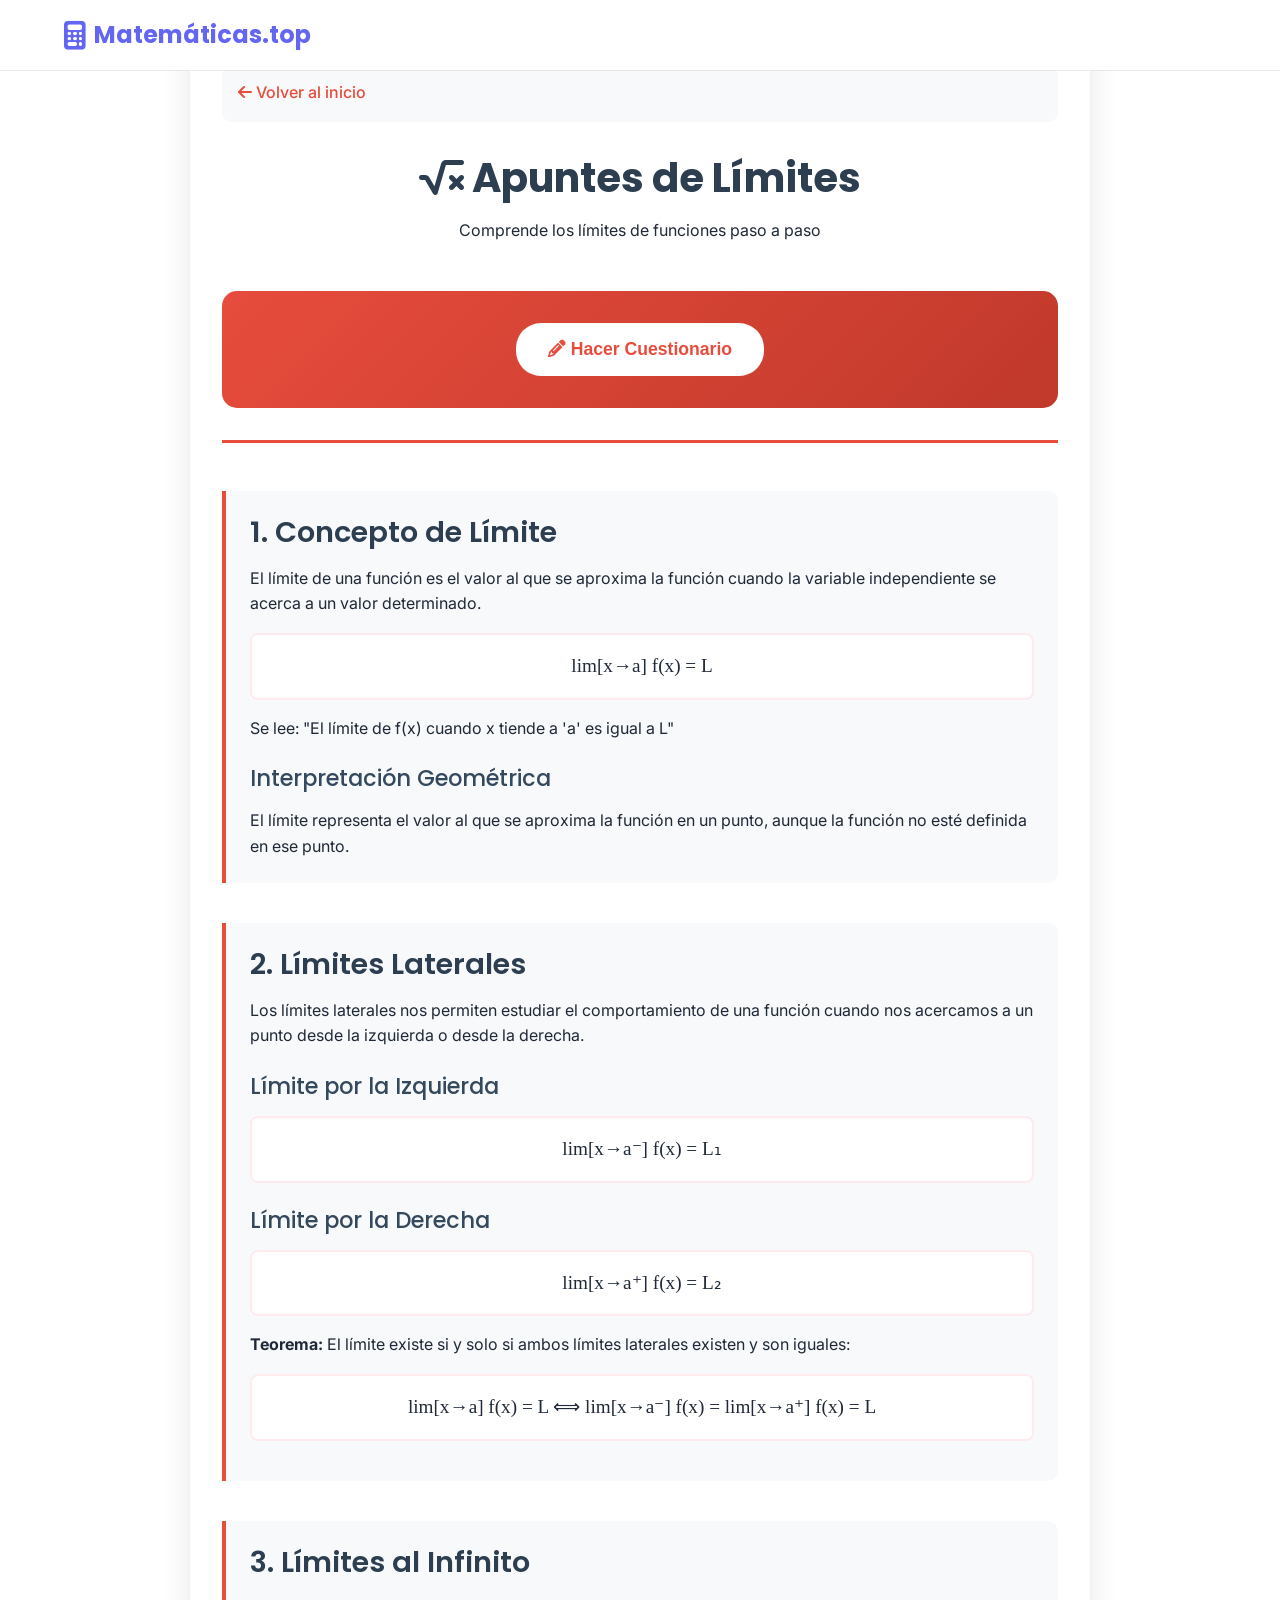
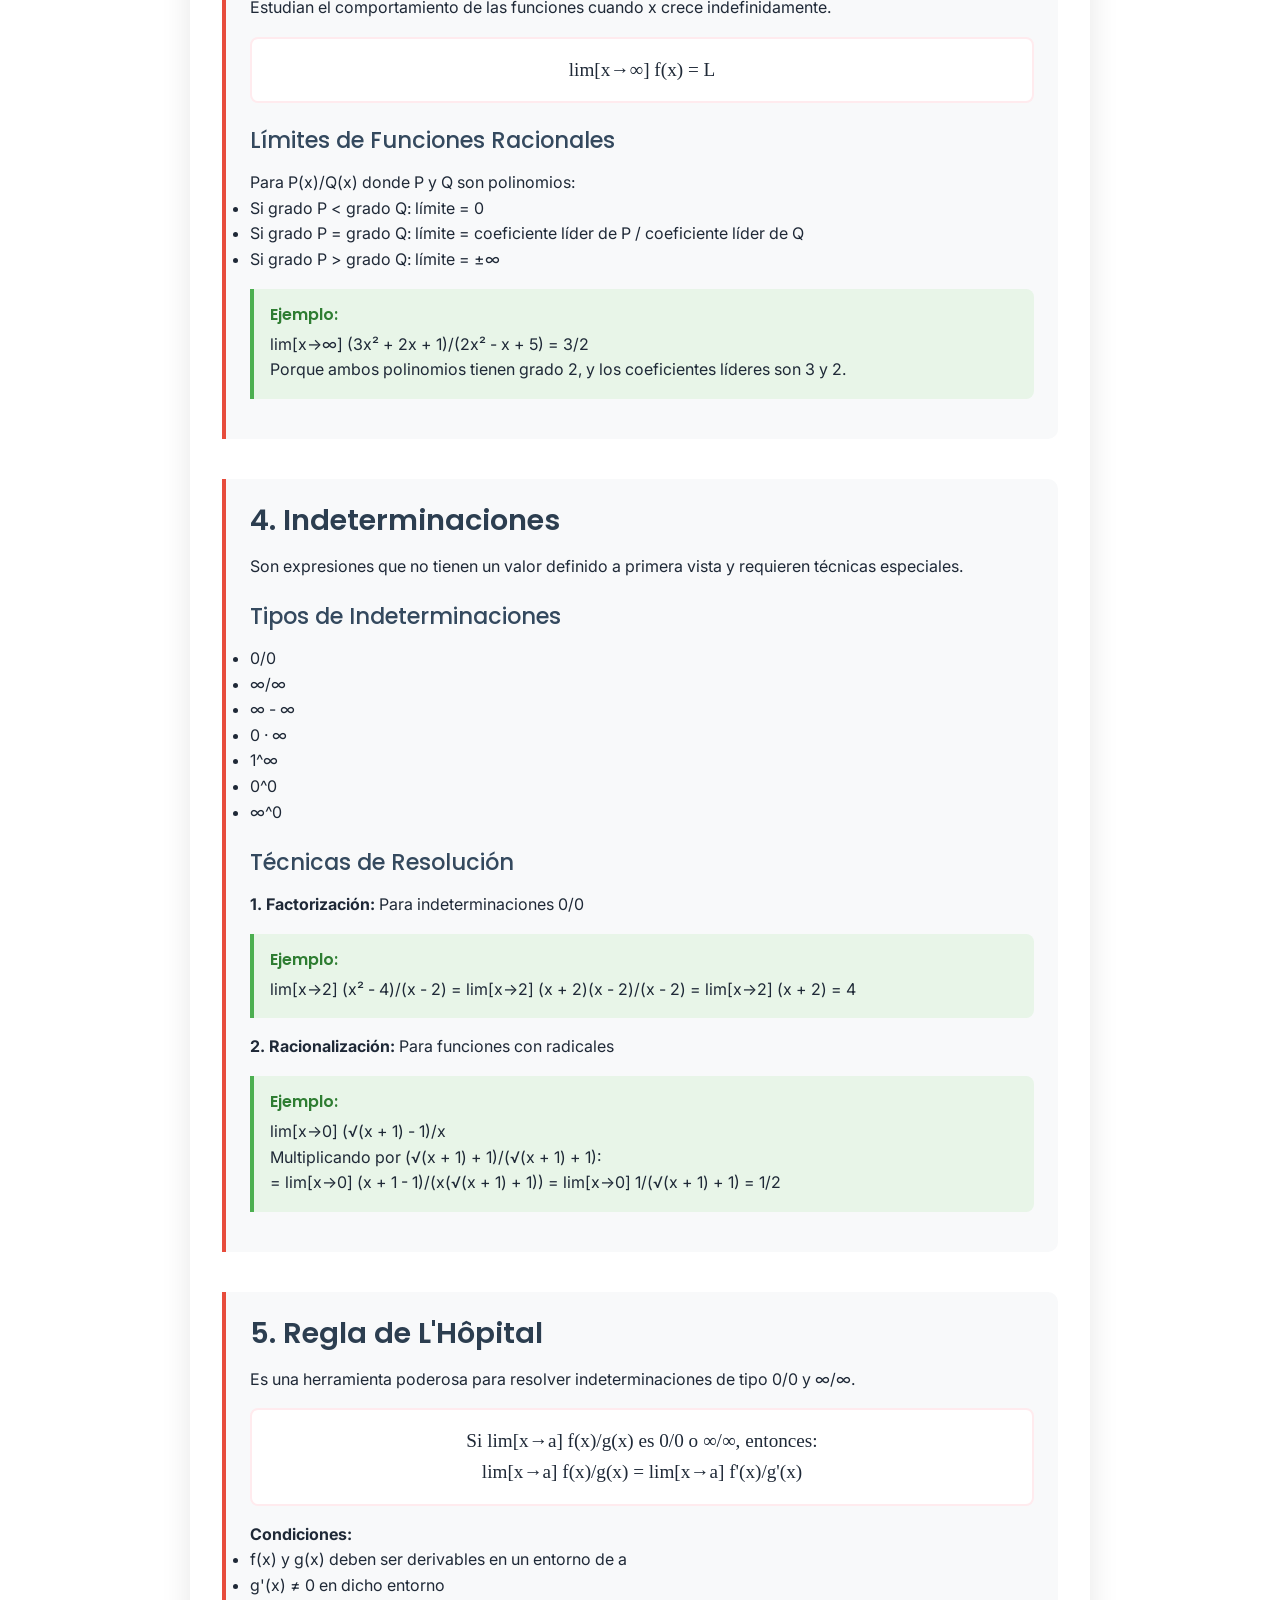
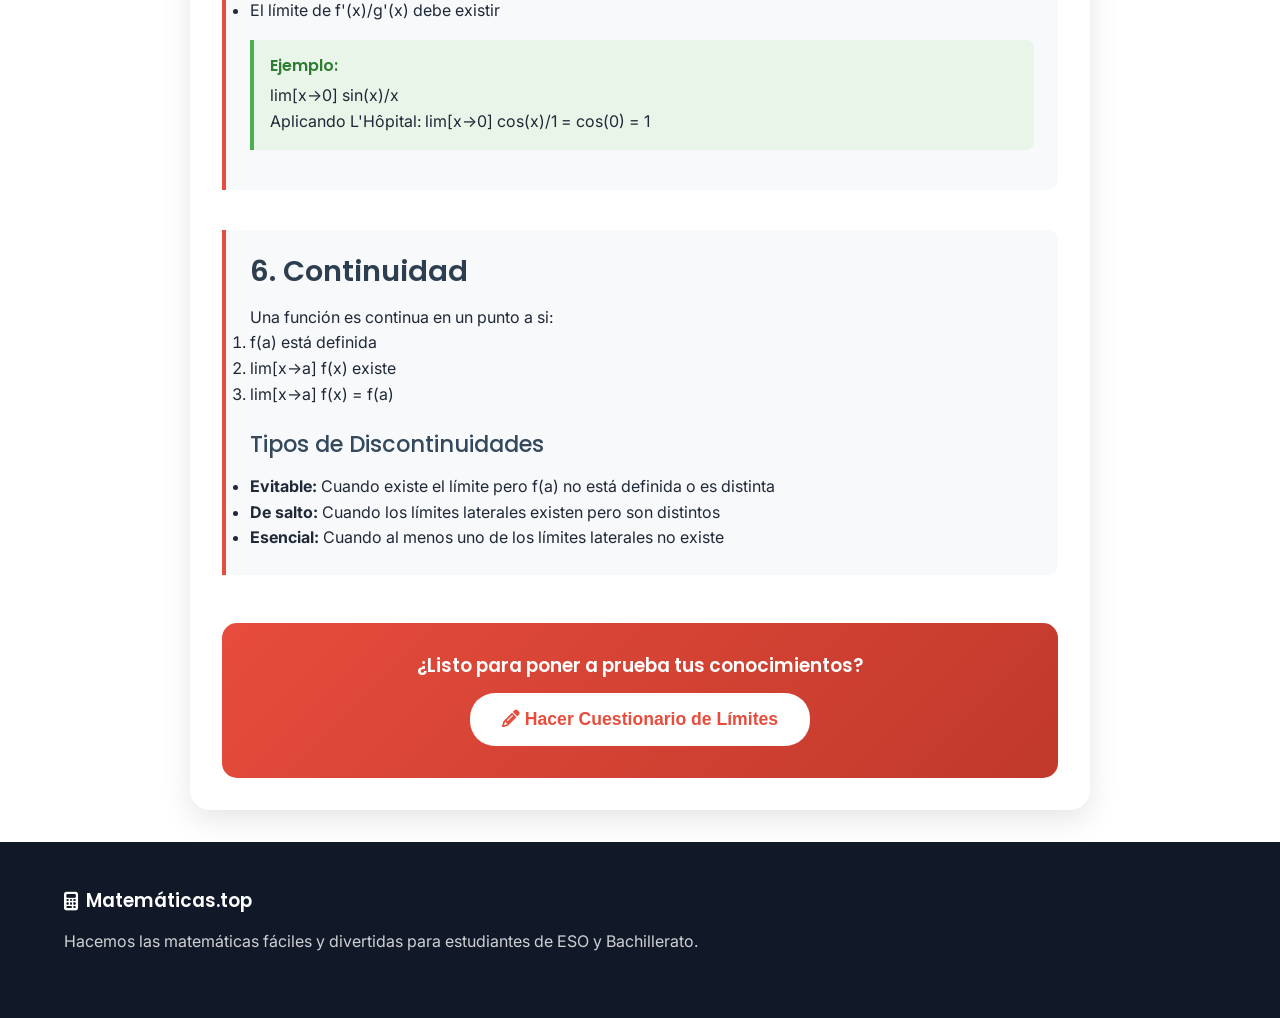
<file: notes/limites.html>
<!DOCTYPE html>
<html lang="es">
<head>
    <meta charset="UTF-8">
    <meta name="viewport" content="width=device-width, initial-scale=1.0">
    <title>Apuntes de Límites - Matemáticas.top</title>
    <link href="https://fonts.googleapis.com/css2?family=Inter:wght@300;400;500;600;700&family=Poppins:wght@400;500;600;700&display=swap" rel="stylesheet">
    <link rel="stylesheet" href="https://cdnjs.cloudflare.com/ajax/libs/font-awesome/6.4.0/css/all.min.css">
    <link rel="stylesheet" href="../css/styles.css">
    <style>
        .notes-content {
            max-width: 900px;
            margin: 0 auto;
            padding: 2rem;
            background: white;
            border-radius: 20px;
            box-shadow: 0 10px 30px rgba(0,0,0,0.1);
            margin-top: 2rem;
            margin-bottom: 2rem;
        }
        
        .notes-header {
            text-align: center;
            margin-bottom: 3rem;
            border-bottom: 3px solid #e74c3c;
            padding-bottom: 2rem;
        }
        
        .notes-header h1 {
            color: #2c3e50;
            font-size: 2.5rem;
            margin-bottom: 1rem;
            font-weight: 700;
        }
        
        .notes-nav {
            background: #f8f9fa;
            padding: 1rem;
            border-radius: 10px;
            margin-bottom: 2rem;
        }
        
        .notes-nav a {
            color: #e74c3c;
            text-decoration: none;
            font-weight: 500;
        }
        
        .section {
            margin-bottom: 2.5rem;
            padding: 1.5rem;
            border-left: 4px solid #e74c3c;
            background: #f8f9fa;
            border-radius: 0 10px 10px 0;
        }
        
        .section h2 {
            color: #2c3e50;
            font-size: 1.8rem;
            margin-bottom: 1rem;
            font-weight: 600;
        }
        
        .section h3 {
            color: #34495e;
            font-size: 1.4rem;
            margin: 1.5rem 0 1rem 0;
            font-weight: 500;
        }
        
        .formula {
            background: #fff;
            border: 2px solid #ffebee;
            padding: 1rem;
            margin: 1rem 0;
            border-radius: 8px;
            text-align: center;
            font-size: 1.2rem;
            font-family: 'Times New Roman', serif;
        }
        
        .example {
            background: #e8f5e8;
            border-left: 4px solid #4caf50;
            padding: 1rem;
            margin: 1rem 0;
            border-radius: 0 8px 8px 0;
        }
        
        .example h4 {
            color: #2e7d32;
            margin-bottom: 0.5rem;
        }
        
        .quiz-button {
            text-align: center;
            margin-top: 3rem;
            padding: 2rem;
            background: linear-gradient(135deg, #e74c3c 0%, #c0392b 100%);
            border-radius: 15px;
            color: white;
        }
        
        .quiz-button button {
            background: white;
            color: #e74c3c;
            border: none;
            padding: 1rem 2rem;
            border-radius: 25px;
            font-size: 1.1rem;
            font-weight: 600;
            cursor: pointer;
            transition: all 0.3s ease;
        }
        
        .quiz-button button:hover {
            transform: translateY(-2px);
            box-shadow: 0 5px 15px rgba(0,0,0,0.2);
        }
    </style>
</head>
<body>
    <header class="navbar">
        <nav class="nav-container">
            <div class="nav-logo">
                <i class="fas fa-calculator"></i>
                <span>Matemáticas.top</span>
            </div>
        </nav>
    </header>

    <main class="notes-content">
        <div class="notes-nav">
            <a href="../index.html"><i class="fas fa-arrow-left"></i> Volver al inicio</a>
        </div>
        
        <div class="notes-header">
            <h1><i class="fas fa-square-root-alt"></i> Apuntes de Límites</h1>
            <p>Comprende los límites de funciones paso a paso</p>
            <div class="quiz-button">
                <button onclick="openQuizModal()">
                    <i class="fas fa-pencil-alt"></i> Hacer Cuestionario
                </button>
            </div>
        </div>

        <div class="section">
            <h2>1. Concepto de Límite</h2>
            <p>El límite de una función es el valor al que se aproxima la función cuando la variable independiente se acerca a un valor determinado.</p>
            
            <div class="formula">
                lim[x→a] f(x) = L
            </div>
            <p>Se lee: "El límite de f(x) cuando x tiende a 'a' es igual a L"</p>
            
            <h3>Interpretación Geométrica</h3>
            <p>El límite representa el valor al que se aproxima la función en un punto, aunque la función no esté definida en ese punto.</p>
        </div>

        <div class="section">
            <h2>2. Límites Laterales</h2>
            <p>Los límites laterales nos permiten estudiar el comportamiento de una función cuando nos acercamos a un punto desde la izquierda o desde la derecha.</p>
            
            <h3>Límite por la Izquierda</h3>
            <div class="formula">
                lim[x→a⁻] f(x) = L₁
            </div>
            
            <h3>Límite por la Derecha</h3>
            <div class="formula">
                lim[x→a⁺] f(x) = L₂
            </div>
            
            <p><strong>Teorema:</strong> El límite existe si y solo si ambos límites laterales existen y son iguales:</p>
            <div class="formula">
                lim[x→a] f(x) = L ⟺ lim[x→a⁻] f(x) = lim[x→a⁺] f(x) = L
            </div>
        </div>

        <div class="section">
            <h2>3. Límites al Infinito</h2>
            <p>Estudian el comportamiento de las funciones cuando x crece indefinidamente.</p>
            
            <div class="formula">
                lim[x→∞] f(x) = L
            </div>
            
            <h3>Límites de Funciones Racionales</h3>
            <p>Para P(x)/Q(x) donde P y Q son polinomios:</p>
            <ul>
                <li>Si grado P < grado Q: límite = 0</li>
                <li>Si grado P = grado Q: límite = coeficiente líder de P / coeficiente líder de Q</li>
                <li>Si grado P > grado Q: límite = ±∞</li>
            </ul>
            
            <div class="example">
                <h4>Ejemplo:</h4>
                <p>lim[x→∞] (3x² + 2x + 1)/(2x² - x + 5) = 3/2</p>
                <p>Porque ambos polinomios tienen grado 2, y los coeficientes líderes son 3 y 2.</p>
            </div>
        </div>

        <div class="section">
            <h2>4. Indeterminaciones</h2>
            <p>Son expresiones que no tienen un valor definido a primera vista y requieren técnicas especiales.</p>
            
            <h3>Tipos de Indeterminaciones</h3>
            <ul>
                <li>0/0</li>
                <li>∞/∞</li>
                <li>∞ - ∞</li>
                <li>0 · ∞</li>
                <li>1^∞</li>
                <li>0^0</li>
                <li>∞^0</li>
            </ul>
            
            <h3>Técnicas de Resolución</h3>
            <p><strong>1. Factorización:</strong> Para indeterminaciones 0/0</p>
            <div class="example">
                <h4>Ejemplo:</h4>
                <p>lim[x→2] (x² - 4)/(x - 2) = lim[x→2] (x + 2)(x - 2)/(x - 2) = lim[x→2] (x + 2) = 4</p>
            </div>
            
            <p><strong>2. Racionalización:</strong> Para funciones con radicales</p>
            <div class="example">
                <h4>Ejemplo:</h4>
                <p>lim[x→0] (√(x + 1) - 1)/x</p>
                <p>Multiplicando por (√(x + 1) + 1)/(√(x + 1) + 1):</p>
                <p>= lim[x→0] (x + 1 - 1)/(x(√(x + 1) + 1)) = lim[x→0] 1/(√(x + 1) + 1) = 1/2</p>
            </div>
        </div>

        <div class="section">
            <h2>5. Regla de L'Hôpital</h2>
            <p>Es una herramienta poderosa para resolver indeterminaciones de tipo 0/0 y ∞/∞.</p>
            
            <div class="formula">
                Si lim[x→a] f(x)/g(x) es 0/0 o ∞/∞, entonces:<br>
                lim[x→a] f(x)/g(x) = lim[x→a] f'(x)/g'(x)
            </div>
            
            <p><strong>Condiciones:</strong></p>
            <ul>
                <li>f(x) y g(x) deben ser derivables en un entorno de a</li>
                <li>g'(x) ≠ 0 en dicho entorno</li>
                <li>El límite de f'(x)/g'(x) debe existir</li>
            </ul>
            
            <div class="example">
                <h4>Ejemplo:</h4>
                <p>lim[x→0] sin(x)/x</p>
                <p>Aplicando L'Hôpital: lim[x→0] cos(x)/1 = cos(0) = 1</p>
            </div>
        </div>

        <div class="section">
            <h2>6. Continuidad</h2>
            <p>Una función es continua en un punto a si:</p>
            <ol>
                <li>f(a) está definida</li>
                <li>lim[x→a] f(x) existe</li>
                <li>lim[x→a] f(x) = f(a)</li>
            </ol>
            
            <h3>Tipos de Discontinuidades</h3>
            <ul>
                <li><strong>Evitable:</strong> Cuando existe el límite pero f(a) no está definida o es distinta</li>
                <li><strong>De salto:</strong> Cuando los límites laterales existen pero son distintos</li>
                <li><strong>Esencial:</strong> Cuando al menos uno de los límites laterales no existe</li>
            </ul>
        </div>

        <div class="quiz-button">
            <h3>¿Listo para poner a prueba tus conocimientos?</h3>
            <button onclick="openQuizModal()">
                <i class="fas fa-pencil-alt"></i> Hacer Cuestionario de Límites
            </button>
        </div>
    </main>

    <!-- Quiz Modal -->
    <div id="quiz-modal" class="modal" style="display: none;">
        <div class="modal-content quiz-modal-content">
            <span class="close" onclick="closeQuiz()">&times;</span>
            <div id="quiz-container">
                <div class="quiz-header">
                    <h3 id="quiz-title">Cuestionario de Límites</h3>
                    <div class="quiz-progress">
                        <div class="progress-bar">
                            <div class="progress-fill" id="progress-fill"></div>
                        </div>
                        <span id="question-counter">1 / 5</span>
                    </div>
                </div>
                
                <div class="quiz-content">
                    <div class="question-section">
                        <h4 id="question-text">Pregunta aparecerá aquí</h4>
                        <div id="question-options" class="options-container">
                            <!-- Las opciones se generarán dinámicamente -->
                        </div>
                    </div>
                </div>
                
                <!-- Resultados del quiz -->
                <div id="quiz-results" class="quiz-results" style="display: none;">
                    <div class="results-header" style="text-align: center; margin-bottom: 1rem;">
                        <i class="fas fa-trophy" style="font-size: 2rem; color: #f0c419;"></i>
                        <h3 style="margin: 0.5rem 0;">¡Quiz Completado!</h3>
                    </div>
                    <div class="results-body" style="text-align: center;">
                        <p id="score-percentage" style="font-size: 2.5rem; font-weight: bold; color: #4caf50; margin: 0.2rem 0;">0%</p>
                        <p style="margin: 0.5rem 0;">Respuestas correctas: <strong><span id="correct-answers">0</span></strong> / <strong><span id="total-questions">5</span></strong></p>
                    </div>
                    <div class="results-actions" style="display: flex; justify-content: center; gap: 1rem; margin-top: 1rem;">
                        <button class="btn btn-primary" onclick="restartQuiz()" style="padding: 0.5rem 1rem;">
                            <i class="fas fa-redo"></i> Repetir
                        </button>
                        <button class="btn btn-secondary" onclick="closeQuiz()" style="padding: 0.5rem 1rem;">
                            <i class="fas fa-times"></i> Cerrar
                        </button>
                    </div>
                </div>
            </div>
        </div>
    </div>

    <footer class="footer">
        <div class="container">
            <div class="footer-content">
                <div class="footer-section">
                    <h3><i class="fas fa-calculator"></i> Matemáticas.top</h3>
                    <p>Hacemos las matemáticas fáciles y divertidas para estudiantes de ESO y Bachillerato.</p>
                </div>
            </div>
        </div>
    </footer>
    
    <script>
        // Quiz de Límites
        const quizQuestions = [
            {
                question: "¿Cuál es el límite de (x² - 1)/(x - 1) cuando x tiende a 1?",
                options: ["0", "1", "2", "No existe"],
                correct: 2
            },
            {
                question: "¿Cuál es el límite de x cuando x tiende a 3?",
                options: ["0", "3", "∞", "No existe"],
                correct: 1
            },
            {
                question: "¿Cuál es el límite de sin(x)/x cuando x tiende a 0?",
                options: ["0", "1", "∞", "No existe"],
                correct: 1
            },
            {
                question: "Si lim f(x) = 5 y lim g(x) = 3, ¿cuál es lim [f(x) + g(x)]?",
                options: ["2", "8", "15", "No se puede determinar"],
                correct: 1
            },
            {
                question: "¿Cuál es el límite de 1/x cuando x tiende a 0 por la derecha?",
                options: ["0", "1", "+∞", "-∞"],
                correct: 2
            }
        ];

        let currentQuestionIndex = 0;
        let userAnswers = [];
        let score = 0;

        function openQuizModal() {
            document.getElementById('quiz-modal').style.display = 'block';
            currentQuestionIndex = 0;
            userAnswers = [];
            score = 0;
            document.getElementById('quiz-container').style.display = 'block';
            document.getElementById('quiz-results').style.display = 'none';
            showQuestion();
        }

        function showQuestion() {
            const question = quizQuestions[currentQuestionIndex];
            document.getElementById('question-text').textContent = question.question;
            
            const optionsContainer = document.getElementById('question-options');
            optionsContainer.innerHTML = '';
            
            question.options.forEach((option, index) => {
                const optionBtn = document.createElement('button');
                optionBtn.className = 'option-btn';
                optionBtn.onclick = () => selectOption(index);
                optionBtn.innerHTML = `
                    <span class="option-letter">${String.fromCharCode(65 + index)}</span>
                    <span>${option}</span>
                `;
                optionsContainer.appendChild(optionBtn);
            });

            updateProgress();
        }

        function updateProgress() {
            const progress = ((currentQuestionIndex + 1) / quizQuestions.length) * 100;
            document.getElementById('progress-fill').style.width = progress + '%';
            document.getElementById('question-counter').textContent = `${currentQuestionIndex + 1} / ${quizQuestions.length}`;
        }

        function selectOption(optionIndex) {
            userAnswers[currentQuestionIndex] = optionIndex;
            
            // Visual feedback
            document.querySelectorAll('.option-btn').forEach((btn, idx) => {
                btn.disabled = true;
                btn.classList.remove('selected');
                if (idx === optionIndex) {
                    btn.classList.add('selected');
                }
            });
            
            setTimeout(() => {
                if (currentQuestionIndex < quizQuestions.length - 1) {
                    currentQuestionIndex++;
                    showQuestion();
                } else {
                    finishQuiz();
                }
            }, 800);
        }

        function finishQuiz() {
            // Calculate score
            score = 0;
            quizQuestions.forEach((question, index) => {
                if (userAnswers[index] === question.correct) {
                    score++;
                }
            });
            
            const percentage = Math.round((score / quizQuestions.length) * 100);
            
            // Show results
            document.getElementById('quiz-container').style.display = 'none';
            document.getElementById('quiz-results').style.display = 'block';
            
            document.getElementById('score-percentage').textContent = percentage + '%';
            document.getElementById('correct-answers').textContent = score;
            document.getElementById('total-questions').textContent = quizQuestions.length;
        }

        function restartQuiz() {
            currentQuestionIndex = 0;
            userAnswers = [];
            score = 0;
            document.getElementById('quiz-container').style.display = 'block';
            document.getElementById('quiz-results').style.display = 'none';
            showQuestion();
        }

        function closeQuiz() {
            document.getElementById('quiz-modal').style.display = 'none';
        }

        // También actualizar el botón del header
        document.querySelector('.notes-header .quiz-button button').onclick = openQuizModal;
    </script>
</body>
</html>
</file>
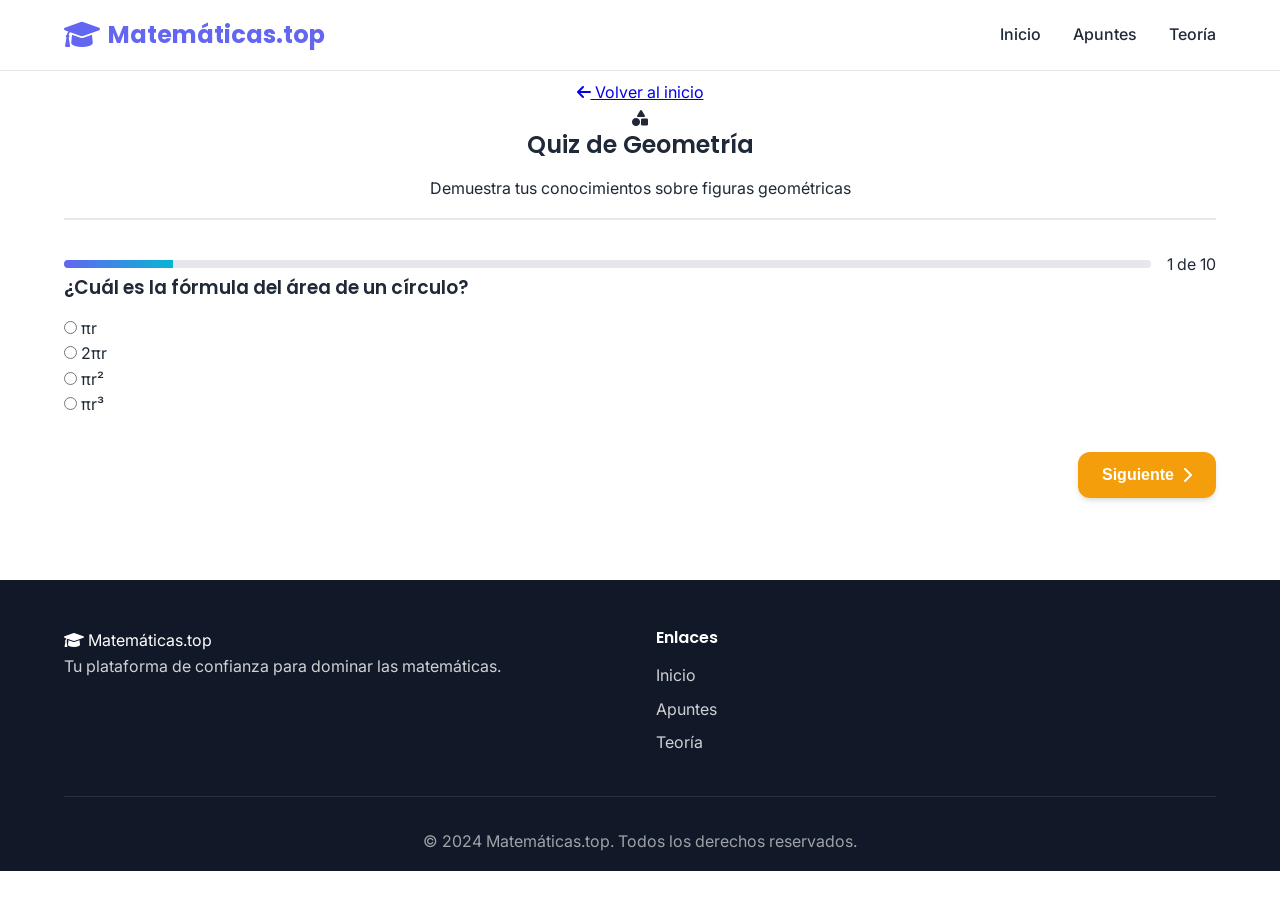
<file: quiz/geometria.html>
<!DOCTYPE html>
<html lang="es">
<head>
    <meta charset="UTF-8">
    <meta name="viewport" content="width=device-width, initial-scale=1.0">
    <title>Quiz de Geometría - Matemáticas Top</title>
    <link rel="icon" type="image/x-icon" href="../assets/img/favicon.ico">
    <link href="https://fonts.googleapis.com/css2?family=Poppins:wght@300;400;600;700&family=Inter:wght@300;400;500;600&display=swap" rel="stylesheet">
    <link href="https://cdnjs.cloudflare.com/ajax/libs/font-awesome/6.0.0/css/all.min.css" rel="stylesheet">
    <link href="../css/styles.css" rel="stylesheet">
    <script async src="https://www.googletagmanager.com/gtag/js?id=GA_MEASUREMENT_ID"></script>
    <script>
        window.dataLayer = window.dataLayer || [];
        function gtag(){dataLayer.push(arguments);}
        gtag('js', new Date());
        gtag('config', 'GA_MEASUREMENT_ID');
    </script>
</head>
<body>
    <!-- Navigation -->
    <nav class="navbar">
        <div class="nav-container">
            <div class="nav-logo">
                <i class="fas fa-graduation-cap"></i>
                Matemáticas.top
            </div>
            <ul class="nav-menu">
                <li><a href="../index.html">Inicio</a></li>
                <li><a href="../index.html#notes">Apuntes</a></li>
                <li><a href="../notes/geometria.html">Teoría</a></li>
            </ul>
        </div>
    </nav>

    <!-- Main Content -->
    <main>
        <section class="quiz-section">
            <div class="container">
                <div class="quiz-header">
                    <a href="../index.html" class="back-link">
                        <i class="fas fa-arrow-left"></i> Volver al inicio
                    </a>
                    <div class="quiz-title">
                        <div class="quiz-icon">
                            <i class="fas fa-shapes"></i>
                        </div>
                        <h1>Quiz de Geometría</h1>
                        <p class="quiz-subtitle">Demuestra tus conocimientos sobre figuras geométricas</p>
                    </div>
                </div>

                <div class="quiz-container">
                    <div class="quiz-progress">
                        <div class="progress-bar">
                            <div class="progress-fill" id="progressBar"></div>
                        </div>
                        <div class="progress-text">
                            <span id="currentQuestion">1</span> de <span id="totalQuestions">10</span>
                        </div>
                    </div>

                    <div class="quiz-content" id="quizContent">
                        <div class="question-card">
                            <h3 id="questionText">Cargando pregunta...</h3>
                            <div class="options" id="optionsContainer">
                                <!-- Las opciones se generarán dinámicamente -->
                            </div>
                        </div>
                    </div>

                    <div class="quiz-actions">
                        <button class="btn btn-secondary" id="prevBtn" onclick="previousQuestion()" disabled>
                            <i class="fas fa-chevron-left"></i> Anterior
                        </button>
                        <button class="btn btn-primary" id="nextBtn" onclick="nextQuestion()" disabled>
                            Siguiente <i class="fas fa-chevron-right"></i>
                        </button>
                        <button class="btn btn-success" id="finishBtn" onclick="finishQuiz()" style="display: none;">
                            <i class="fas fa-check"></i> Finalizar Quiz
                        </button>
                    </div>
                </div>

                <div class="quiz-results" id="quizResults" style="display: none;">
                    <div class="results-card">
                        <div class="results-header">
                            <div class="results-icon">
                                <i class="fas fa-trophy"></i>
                            </div>
                            <h2>¡Quiz Completado!</h2>
                        </div>
                        <div class="results-content">
                            <div class="score-display">
                                <div class="score-circle">
                                    <span id="scorePercentage">0%</span>
                                </div>
                                <p>Tu puntuación: <span id="scoreText">0/10</span></p>
                            </div>
                            <div class="results-message" id="resultsMessage"></div>
                        </div>
                        <div class="results-actions">
                            <button class="btn btn-primary" onclick="restartQuiz()">
                                <i class="fas fa-redo"></i> Intentar de nuevo
                            </button>
                            <a href="../notes/geometria.html" class="btn btn-secondary">
                                <i class="fas fa-book"></i> Revisar teoría
                            </a>
                        </div>
                    </div>
                </div>
            </div>
        </section>
    </main>

    <!-- Footer -->
    <footer class="footer">
        <div class="container">
            <div class="footer-content">
                <div class="footer-section">
                    <div class="footer-logo">
                        <i class="fas fa-graduation-cap"></i>
                        Matemáticas.top
                    </div>
                    <p>Tu plataforma de confianza para dominar las matemáticas.</p>
                </div>
                <div class="footer-section">
                    <h4>Enlaces</h4>
                    <ul>
                        <li><a href="../index.html">Inicio</a></li>
                        <li><a href="../index.html#notes">Apuntes</a></li>
                        <li><a href="../notes/geometria.html">Teoría</a></li>
                    </ul>
                </div>
            </div>
            <div class="footer-bottom">
                <p>&copy; 2024 Matemáticas.top. Todos los derechos reservados.</p>
            </div>
        </div>
    </footer>

    <script>
        // Quiz de Geometría
        const questions = [
            {
                question: "¿Cuál es la fórmula del área de un círculo?",
                options: ["πr", "2πr", "πr²", "πr³"],
                correct: 2
            },
            {
                question: "¿Cuántos grados tiene la suma de los ángulos interiores de un triángulo?",
                options: ["90°", "180°", "270°", "360°"],
                correct: 1
            },
            {
                question: "¿Cuál es la fórmula del perímetro de un rectángulo?",
                options: ["2(a + b)", "a × b", "a + b", "2a + 2b"],
                correct: 0
            },
            {
                question: "En un triángulo rectángulo, ¿cuál es el teorema de Pitágoras?",
                options: ["a² + b² = c²", "a + b = c", "a² - b² = c²", "a × b = c²"],
                correct: 0
            },
            {
                question: "¿Cuál es el área de un triángulo?",
                options: ["base × altura", "(base × altura) / 2", "base + altura", "2 × base × altura"],
                correct: 1
            },
            {
                question: "¿Cuántos lados tiene un hexágono?",
                options: ["5", "6", "7", "8"],
                correct: 1
            },
            {
                question: "¿Cuál es el volumen de un cubo de lado 'a'?",
                options: ["a²", "a³", "6a²", "4a³"],
                correct: 1
            },
            {
                question: "¿Qué tipo de triángulo tiene todos sus lados iguales?",
                options: ["Escaleno", "Isósceles", "Equilátero", "Rectángulo"],
                correct: 2
            },
            {
                question: "¿Cuál es la circunferencia de un círculo de radio 'r'?",
                options: ["πr", "2πr", "πr²", "2πr²"],
                correct: 1
            },
            {
                question: "¿Cuántos grados tiene un ángulo recto?",
                options: ["45°", "60°", "90°", "180°"],
                correct: 2
            }
        ];

        let currentQuestionIndex = 0;
        let userAnswers = [];
        let score = 0;

        function initQuiz() {
            document.getElementById('totalQuestions').textContent = questions.length;
            showQuestion();
        }

        function showQuestion() {
            const question = questions[currentQuestionIndex];
            document.getElementById('questionText').textContent = question.question;
            
            const optionsContainer = document.getElementById('optionsContainer');
            optionsContainer.innerHTML = '';
            
            question.options.forEach((option, index) => {
                const optionElement = document.createElement('div');
                optionElement.className = 'option';
                optionElement.innerHTML = `
                    <input type="radio" id="option${index}" name="answer" value="${index}">
                    <label for="option${index}">${option}</label>
                `;
                optionsContainer.appendChild(optionElement);
            });

            // Restaurar respuesta anterior si existe
            if (userAnswers[currentQuestionIndex] !== undefined) {
                const selectedOption = document.querySelector(`input[value="${userAnswers[currentQuestionIndex]}"]`);
                if (selectedOption) selectedOption.checked = true;
            }

            updateProgress();
            updateNavigationButtons();
        }

        function updateProgress() {
            const progress = ((currentQuestionIndex + 1) / questions.length) * 100;
            document.getElementById('progressBar').style.width = progress + '%';
            document.getElementById('currentQuestion').textContent = currentQuestionIndex + 1;
        }

        function updateNavigationButtons() {
            const prevBtn = document.getElementById('prevBtn');
            const nextBtn = document.getElementById('nextBtn');
            const finishBtn = document.getElementById('finishBtn');

            prevBtn.disabled = currentQuestionIndex === 0;
            
            if (currentQuestionIndex === questions.length - 1) {
                nextBtn.style.display = 'none';
                finishBtn.style.display = 'inline-flex';
            } else {
                nextBtn.style.display = 'inline-flex';
                finishBtn.style.display = 'none';
            }

            // Habilitar siguiente/finalizar solo si hay respuesta seleccionada
            const selectedAnswer = document.querySelector('input[name="answer"]:checked');
            nextBtn.disabled = !selectedAnswer;
            finishBtn.disabled = !selectedAnswer;
        }

        function nextQuestion() {
            saveAnswer();
            if (currentQuestionIndex < questions.length - 1) {
                currentQuestionIndex++;
                showQuestion();
            }
        }

        function previousQuestion() {
            saveAnswer();
            if (currentQuestionIndex > 0) {
                currentQuestionIndex--;
                showQuestion();
            }
        }

        function saveAnswer() {
            const selectedAnswer = document.querySelector('input[name="answer"]:checked');
            if (selectedAnswer) {
                userAnswers[currentQuestionIndex] = parseInt(selectedAnswer.value);
            }
        }

        function finishQuiz() {
            saveAnswer();
            calculateScore();
            showResults();
        }

        function calculateScore() {
            score = 0;
            userAnswers.forEach((answer, index) => {
                if (answer === questions[index].correct) {
                    score++;
                }
            });
        }

        function showResults() {
            document.getElementById('quizContent').style.display = 'none';
            document.getElementById('quizResults').style.display = 'block';
            
            const percentage = Math.round((score / questions.length) * 100);
            document.getElementById('scorePercentage').textContent = percentage + '%';
            document.getElementById('scoreText').textContent = score + '/' + questions.length;
            
            let message = '';
            if (percentage >= 90) {
                message = '¡Excelente! Dominas muy bien la geometría.';
            } else if (percentage >= 70) {
                message = '¡Bien hecho! Tienes buen conocimiento geométrico.';
            } else if (percentage >= 50) {
                message = 'Puedes mejorar. Repasa las fórmulas básicas.';
            } else {
                message = 'Necesitas practicar más geometría. Revisa los conceptos básicos.';
            }
            
            document.getElementById('resultsMessage').textContent = message;
        }

        function restartQuiz() {
            currentQuestionIndex = 0;
            userAnswers = [];
            score = 0;
            document.getElementById('quizContent').style.display = 'block';
            document.getElementById('quizResults').style.display = 'none';
            showQuestion();
        }

        // Event listeners
        document.addEventListener('DOMContentLoaded', function() {
            initQuiz();
            
            // Actualizar botones cuando se selecciona una opción
            document.addEventListener('change', function(e) {
                if (e.target.name === 'answer') {
                    updateNavigationButtons();
                }
            });
        });
    </script>
</body>
</html>
</file>
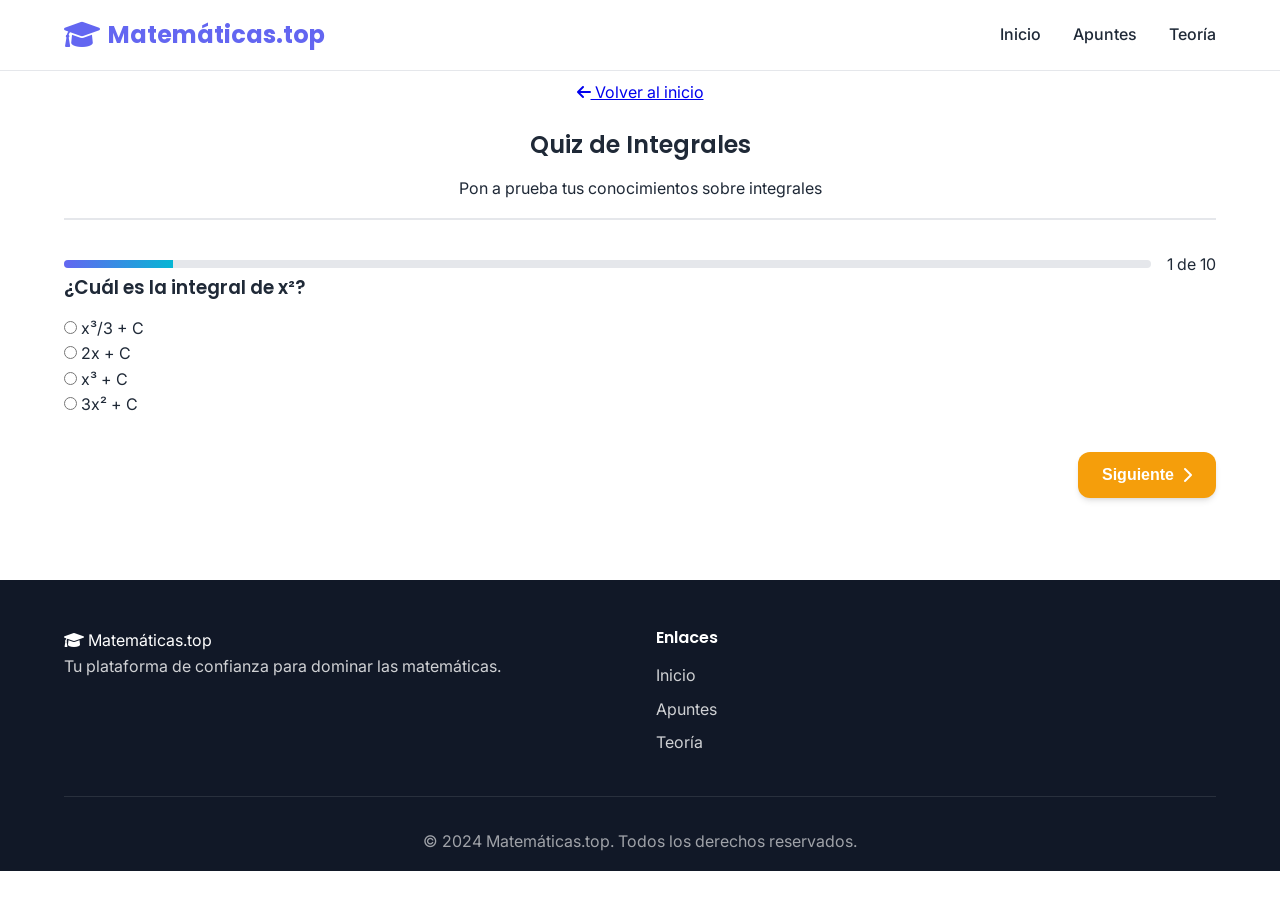
<file: quiz/integrales.html>
<!DOCTYPE html>
<html lang="es">
<head>
    <meta charset="UTF-8">
    <meta name="viewport" content="width=device-width, initial-scale=1.0">
    <title>Quiz de Integrales - Matemáticas Top</title>
    <link rel="icon" type="image/x-icon" href="../assets/img/favicon.ico">
    <link href="https://fonts.googleapis.com/css2?family=Poppins:wght@300;400;600;700&family=Inter:wght@300;400;500;600&display=swap" rel="stylesheet">
    <link href="https://cdnjs.cloudflare.com/ajax/libs/font-awesome/6.0.0/css/all.min.css" rel="stylesheet">
    <link href="../css/styles.css" rel="stylesheet">
    <script async src="https://www.googletagmanager.com/gtag/js?id=GA_MEASUREMENT_ID"></script>
    <script>
        window.dataLayer = window.dataLayer || [];
        function gtag(){dataLayer.push(arguments);}
        gtag('js', new Date());
        gtag('config', 'GA_MEASUREMENT_ID');
    </script>
</head>
<body>
    <!-- Navigation -->
    <nav class="navbar">
        <div class="nav-container">
            <div class="nav-logo">
                <i class="fas fa-graduation-cap"></i>
                Matemáticas.top
            </div>
            <ul class="nav-menu">
                <li><a href="../index.html">Inicio</a></li>
                <li><a href="../index.html#notes">Apuntes</a></li>
                <li><a href="../notes/integrales.html">Teoría</a></li>
            </ul>
        </div>
    </nav>

    <!-- Main Content -->
    <main>
        <section class="quiz-section">
            <div class="container">
                <div class="quiz-header">
                    <a href="../index.html" class="back-link">
                        <i class="fas fa-arrow-left"></i> Volver al inicio
                    </a>
                    <div class="quiz-title">
                        <div class="quiz-icon">
                            <i class="fas fa-integral"></i>
                        </div>
                        <h1>Quiz de Integrales</h1>
                        <p class="quiz-subtitle">Pon a prueba tus conocimientos sobre integrales</p>
                    </div>
                </div>

                <div class="quiz-container">
                    <div class="quiz-progress">
                        <div class="progress-bar">
                            <div class="progress-fill" id="progressBar"></div>
                        </div>
                        <div class="progress-text">
                            <span id="currentQuestion">1</span> de <span id="totalQuestions">10</span>
                        </div>
                    </div>

                    <div class="quiz-content" id="quizContent">
                        <div class="question-card">
                            <h3 id="questionText">Cargando pregunta...</h3>
                            <div class="options" id="optionsContainer">
                                <!-- Las opciones se generarán dinámicamente -->
                            </div>
                        </div>
                    </div>

                    <div class="quiz-actions">
                        <button class="btn btn-secondary" id="prevBtn" onclick="previousQuestion()" disabled>
                            <i class="fas fa-chevron-left"></i> Anterior
                        </button>
                        <button class="btn btn-primary" id="nextBtn" onclick="nextQuestion()" disabled>
                            Siguiente <i class="fas fa-chevron-right"></i>
                        </button>
                        <button class="btn btn-success" id="finishBtn" onclick="finishQuiz()" style="display: none;">
                            <i class="fas fa-check"></i> Finalizar Quiz
                        </button>
                    </div>
                </div>

                <div class="quiz-results" id="quizResults" style="display: none;">
                    <div class="results-card">
                        <div class="results-header">
                            <div class="results-icon">
                                <i class="fas fa-trophy"></i>
                            </div>
                            <h2>¡Quiz Completado!</h2>
                        </div>
                        <div class="results-content">
                            <div class="score-display">
                                <div class="score-circle">
                                    <span id="scorePercentage">0%</span>
                                </div>
                                <p>Tu puntuación: <span id="scoreText">0/10</span></p>
                            </div>
                            <div class="results-message" id="resultsMessage"></div>
                        </div>
                        <div class="results-actions">
                            <button class="btn btn-primary" onclick="restartQuiz()">
                                <i class="fas fa-redo"></i> Intentar de nuevo
                            </button>
                            <a href="../notes/integrales.html" class="btn btn-secondary">
                                <i class="fas fa-book"></i> Revisar teoría
                            </a>
                        </div>
                    </div>
                </div>
            </div>
        </section>
    </main>

    <!-- Footer -->
    <footer class="footer">
        <div class="container">
            <div class="footer-content">
                <div class="footer-section">
                    <div class="footer-logo">
                        <i class="fas fa-graduation-cap"></i>
                        Matemáticas.top
                    </div>
                    <p>Tu plataforma de confianza para dominar las matemáticas.</p>
                </div>
                <div class="footer-section">
                    <h4>Enlaces</h4>
                    <ul>
                        <li><a href="../index.html">Inicio</a></li>
                        <li><a href="../index.html#notes">Apuntes</a></li>
                        <li><a href="../notes/integrales.html">Teoría</a></li>
                    </ul>
                </div>
            </div>
            <div class="footer-bottom">
                <p>&copy; 2024 Matemáticas.top. Todos los derechos reservados.</p>
            </div>
        </div>
    </footer>

    <script>
        // Quiz de Integrales
        const questions = [
            {
                question: "¿Cuál es la integral de x²?",
                options: ["x³/3 + C", "2x + C", "x³ + C", "3x² + C"],
                correct: 0
            },
            {
                question: "¿Cuál es la integral de cos(x)?",
                options: ["-sin(x) + C", "sin(x) + C", "tan(x) + C", "-cos(x) + C"],
                correct: 1
            },
            {
                question: "¿Cuál es la integral de 1/x?",
                options: ["x²/2 + C", "ln|x| + C", "1/x² + C", "x + C"],
                correct: 1
            },
            {
                question: "¿Cuál es la integral de e^x?",
                options: ["xe^x + C", "e^x/x + C", "e^x + C", "e^(x+1) + C"],
                correct: 2
            },
            {
                question: "Para integrar por partes, usamos la fórmula:",
                options: ["∫u dv = uv - ∫v du", "∫u dv = uv + ∫v du", "∫u dv = u'v - ∫v' du", "∫u dv = u'v + ∫v' du"],
                correct: 0
            },
            {
                question: "¿Cuál es la integral de sin(x)?",
                options: ["cos(x) + C", "-cos(x) + C", "tan(x) + C", "-sin(x) + C"],
                correct: 1
            },
            {
                question: "¿Cuál es la integral de 2x?",
                options: ["2 + C", "x² + C", "2x² + C", "x²/2 + C"],
                correct: 1
            },
            {
                question: "¿Cuál es la integral de x^n (n ≠ -1)?",
                options: ["nx^(n-1) + C", "x^(n+1) + C", "x^(n+1)/(n+1) + C", "nx^(n+1) + C"],
                correct: 2
            },
            {
                question: "¿Cuál es la integral de 1?",
                options: ["0 + C", "1 + C", "x + C", "x²/2 + C"],
                correct: 2
            },
            {
                question: "¿Cuál es la integral de √x?",
                options: ["2√x/3 + C", "√x/2 + C", "2x^(3/2)/3 + C", "x^(3/2) + C"],
                correct: 2
            }
        ];

        let currentQuestionIndex = 0;
        let userAnswers = [];
        let score = 0;

        function initQuiz() {
            document.getElementById('totalQuestions').textContent = questions.length;
            showQuestion();
        }

        function showQuestion() {
            const question = questions[currentQuestionIndex];
            document.getElementById('questionText').textContent = question.question;
            
            const optionsContainer = document.getElementById('optionsContainer');
            optionsContainer.innerHTML = '';
            
            question.options.forEach((option, index) => {
                const optionElement = document.createElement('div');
                optionElement.className = 'option';
                optionElement.innerHTML = `
                    <input type="radio" id="option${index}" name="answer" value="${index}">
                    <label for="option${index}">${option}</label>
                `;
                optionsContainer.appendChild(optionElement);
            });

            // Restaurar respuesta anterior si existe
            if (userAnswers[currentQuestionIndex] !== undefined) {
                const selectedOption = document.querySelector(`input[value="${userAnswers[currentQuestionIndex]}"]`);
                if (selectedOption) selectedOption.checked = true;
            }

            updateProgress();
            updateNavigationButtons();
        }

        function updateProgress() {
            const progress = ((currentQuestionIndex + 1) / questions.length) * 100;
            document.getElementById('progressBar').style.width = progress + '%';
            document.getElementById('currentQuestion').textContent = currentQuestionIndex + 1;
        }

        function updateNavigationButtons() {
            const prevBtn = document.getElementById('prevBtn');
            const nextBtn = document.getElementById('nextBtn');
            const finishBtn = document.getElementById('finishBtn');

            prevBtn.disabled = currentQuestionIndex === 0;
            
            if (currentQuestionIndex === questions.length - 1) {
                nextBtn.style.display = 'none';
                finishBtn.style.display = 'inline-flex';
            } else {
                nextBtn.style.display = 'inline-flex';
                finishBtn.style.display = 'none';
            }

            // Habilitar siguiente/finalizar solo si hay respuesta seleccionada
            const selectedAnswer = document.querySelector('input[name="answer"]:checked');
            nextBtn.disabled = !selectedAnswer;
            finishBtn.disabled = !selectedAnswer;
        }

        function nextQuestion() {
            saveAnswer();
            if (currentQuestionIndex < questions.length - 1) {
                currentQuestionIndex++;
                showQuestion();
            }
        }

        function previousQuestion() {
            saveAnswer();
            if (currentQuestionIndex > 0) {
                currentQuestionIndex--;
                showQuestion();
            }
        }

        function saveAnswer() {
            const selectedAnswer = document.querySelector('input[name="answer"]:checked');
            if (selectedAnswer) {
                userAnswers[currentQuestionIndex] = parseInt(selectedAnswer.value);
            }
        }

        function finishQuiz() {
            saveAnswer();
            calculateScore();
            showResults();
        }

        function calculateScore() {
            score = 0;
            userAnswers.forEach((answer, index) => {
                if (answer === questions[index].correct) {
                    score++;
                }
            });
        }

        function showResults() {
            document.getElementById('quizContent').style.display = 'none';
            document.getElementById('quizResults').style.display = 'block';
            
            const percentage = Math.round((score / questions.length) * 100);
            document.getElementById('scorePercentage').textContent = percentage + '%';
            document.getElementById('scoreText').textContent = score + '/' + questions.length;
            
            let message = '';
            if (percentage >= 90) {
                message = '¡Excelente! Dominas muy bien las integrales.';
            } else if (percentage >= 70) {
                message = '¡Bien hecho! Tienes una buena comprensión de las integrales.';
            } else if (percentage >= 50) {
                message = 'Puedes mejorar. Te recomendamos revisar la teoría.';
            } else {
                message = 'Necesitas practicar más. Revisa los apuntes y vuelve a intentarlo.';
            }
            
            document.getElementById('resultsMessage').textContent = message;
        }

        function restartQuiz() {
            currentQuestionIndex = 0;
            userAnswers = [];
            score = 0;
            document.getElementById('quizContent').style.display = 'block';
            document.getElementById('quizResults').style.display = 'none';
            showQuestion();
        }

        // Event listeners
        document.addEventListener('DOMContentLoaded', function() {
            initQuiz();
            
            // Actualizar botones cuando se selecciona una opción
            document.addEventListener('change', function(e) {
                if (e.target.name === 'answer') {
                    updateNavigationButtons();
                }
            });
        });
    </script>
</body>
</html>
</file>
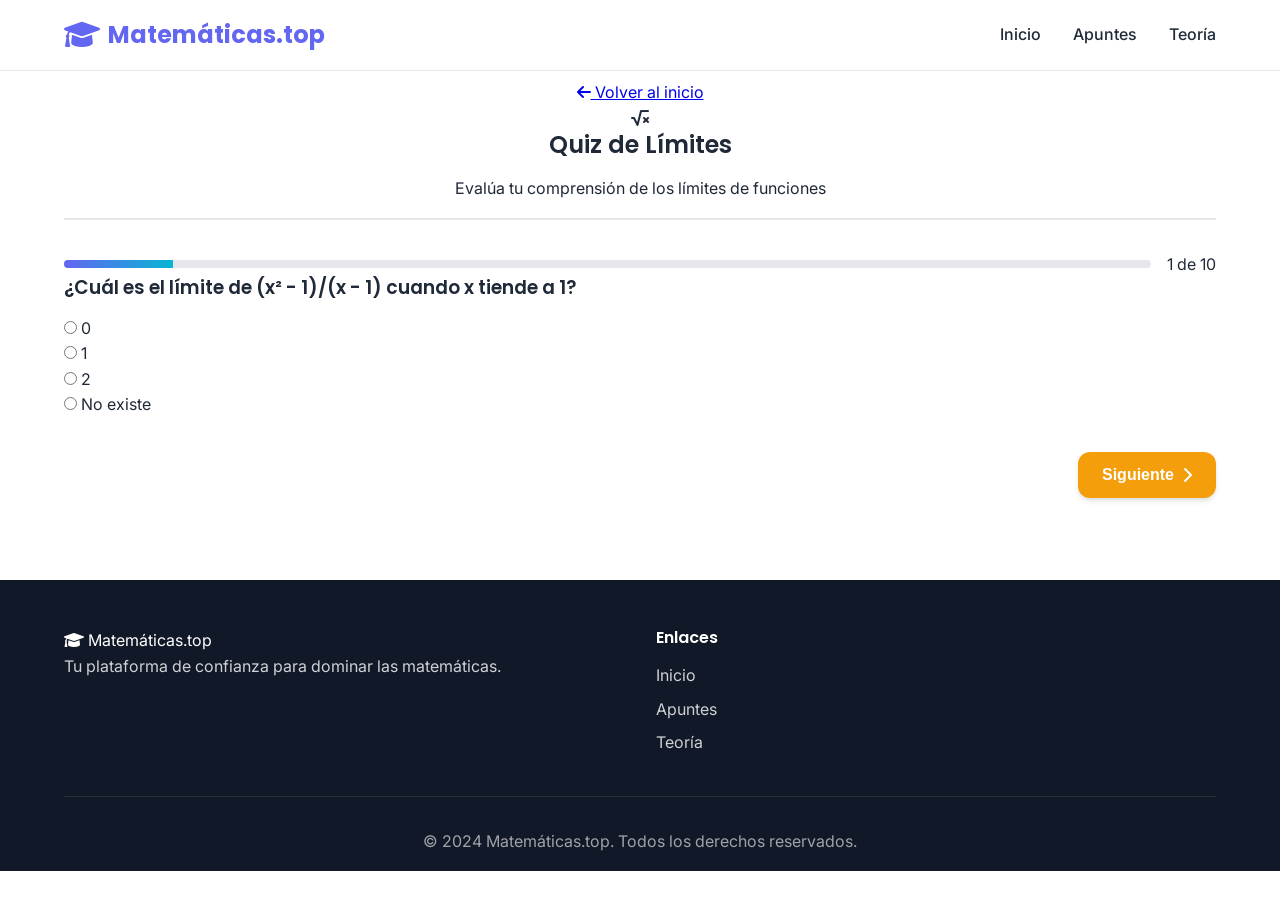
<file: quiz/limites.html>
<!DOCTYPE html>
<html lang="es">
<head>
    <meta charset="UTF-8">
    <meta name="viewport" content="width=device-width, initial-scale=1.0">
    <title>Quiz de Límites - Matemáticas Top</title>
    <link rel="icon" type="image/x-icon" href="../assets/img/favicon.ico">
    <link href="https://fonts.googleapis.com/css2?family=Poppins:wght@300;400;600;700&family=Inter:wght@300;400;500;600&display=swap" rel="stylesheet">
    <link href="https://cdnjs.cloudflare.com/ajax/libs/font-awesome/6.0.0/css/all.min.css" rel="stylesheet">
    <link href="../css/styles.css" rel="stylesheet">
    <script async src="https://www.googletagmanager.com/gtag/js?id=GA_MEASUREMENT_ID"></script>
    <script>
        window.dataLayer = window.dataLayer || [];
        function gtag(){dataLayer.push(arguments);}
        gtag('js', new Date());
        gtag('config', 'GA_MEASUREMENT_ID');
    </script>
</head>
<body>
    <!-- Navigation -->
    <nav class="navbar">
        <div class="nav-container">
            <div class="nav-logo">
                <i class="fas fa-graduation-cap"></i>
                Matemáticas.top
            </div>
            <ul class="nav-menu">
                <li><a href="../index.html">Inicio</a></li>
                <li><a href="../index.html#notes">Apuntes</a></li>
                <li><a href="../notes/limites.html">Teoría</a></li>
            </ul>
        </div>
    </nav>

    <!-- Main Content -->
    <main>
        <section class="quiz-section">
            <div class="container">
                <div class="quiz-header">
                    <a href="../index.html" class="back-link">
                        <i class="fas fa-arrow-left"></i> Volver al inicio
                    </a>
                    <div class="quiz-title">
                        <div class="quiz-icon">
                            <i class="fas fa-square-root-alt"></i>
                        </div>
                        <h1>Quiz de Límites</h1>
                        <p class="quiz-subtitle">Evalúa tu comprensión de los límites de funciones</p>
                    </div>
                </div>

                <div class="quiz-container">
                    <div class="quiz-progress">
                        <div class="progress-bar">
                            <div class="progress-fill" id="progressBar"></div>
                        </div>
                        <div class="progress-text">
                            <span id="currentQuestion">1</span> de <span id="totalQuestions">10</span>
                        </div>
                    </div>

                    <div class="quiz-content" id="quizContent">
                        <div class="question-card">
                            <h3 id="questionText">Cargando pregunta...</h3>
                            <div class="options" id="optionsContainer">
                                <!-- Las opciones se generarán dinámicamente -->
                            </div>
                        </div>
                    </div>

                    <div class="quiz-actions">
                        <button class="btn btn-secondary" id="prevBtn" onclick="previousQuestion()" disabled>
                            <i class="fas fa-chevron-left"></i> Anterior
                        </button>
                        <button class="btn btn-primary" id="nextBtn" onclick="nextQuestion()" disabled>
                            Siguiente <i class="fas fa-chevron-right"></i>
                        </button>
                        <button class="btn btn-success" id="finishBtn" onclick="finishQuiz()" style="display: none;">
                            <i class="fas fa-check"></i> Finalizar Quiz
                        </button>
                    </div>
                </div>

                <div class="quiz-results" id="quizResults" style="display: none;">
                    <div class="results-card">
                        <div class="results-header">
                            <div class="results-icon">
                                <i class="fas fa-trophy"></i>
                            </div>
                            <h2>¡Quiz Completado!</h2>
                        </div>
                        <div class="results-content">
                            <div class="score-display">
                                <div class="score-circle">
                                    <span id="scorePercentage">0%</span>
                                </div>
                                <p>Tu puntuación: <span id="scoreText">0/10</span></p>
                            </div>
                            <div class="results-message" id="resultsMessage"></div>
                        </div>
                        <div class="results-actions">
                            <button class="btn btn-primary" onclick="restartQuiz()">
                                <i class="fas fa-redo"></i> Intentar de nuevo
                            </button>
                            <a href="../notes/limites.html" class="btn btn-secondary">
                                <i class="fas fa-book"></i> Revisar teoría
                            </a>
                        </div>
                    </div>
                </div>
            </div>
        </section>
    </main>

    <!-- Footer -->
    <footer class="footer">
        <div class="container">
            <div class="footer-content">
                <div class="footer-section">
                    <div class="footer-logo">
                        <i class="fas fa-graduation-cap"></i>
                        Matemáticas.top
                    </div>
                    <p>Tu plataforma de confianza para dominar las matemáticas.</p>
                </div>
                <div class="footer-section">
                    <h4>Enlaces</h4>
                    <ul>
                        <li><a href="../index.html">Inicio</a></li>
                        <li><a href="../index.html#notes">Apuntes</a></li>
                        <li><a href="../notes/limites.html">Teoría</a></li>
                    </ul>
                </div>
            </div>
            <div class="footer-bottom">
                <p>&copy; 2024 Matemáticas.top. Todos los derechos reservados.</p>
            </div>
        </div>
    </footer>

    <script>
        // Quiz de Límites
        const questions = [
            {
                question: "¿Cuál es el límite de (x² - 1)/(x - 1) cuando x tiende a 1?",
                options: ["0", "1", "2", "No existe"],
                correct: 2
            },
            {
                question: "¿Cuál es el límite de x cuando x tiende a 3?",
                options: ["0", "3", "∞", "No existe"],
                correct: 1
            },
            {
                question: "¿Cuál es el límite de sin(x)/x cuando x tiende a 0?",
                options: ["0", "1", "∞", "No existe"],
                correct: 1
            },
            {
                question: "Si lim f(x) = 5 y lim g(x) = 3, ¿cuál es lim [f(x) + g(x)]?",
                options: ["2", "8", "15", "No se puede determinar"],
                correct: 1
            },
            {
                question: "¿Cuál es el límite de 1/x cuando x tiende a 0 por la derecha?",
                options: ["0", "1", "+∞", "-∞"],
                correct: 2
            },
            {
                question: "¿Cuál es el límite de (x² + 2x + 1)/(x + 1) cuando x tiende a -1?",
                options: ["0", "1", "2", "No existe"],
                correct: 0
            },
            {
                question: "¿Cuál es el límite de x² cuando x tiende a infinito?",
                options: ["0", "1", "∞", "No existe"],
                correct: 2
            },
            {
                question: "Para que exista el límite en un punto, los límites laterales deben ser:",
                options: ["Diferentes", "Iguales", "Positivos", "Negativos"],
                correct: 1
            },
            {
                question: "¿Cuál es el límite de cos(x) cuando x tiende a 0?",
                options: ["0", "1", "-1", "No existe"],
                correct: 1
            },
            {
                question: "¿Cuál es el límite de (3x + 2)/(x - 1) cuando x tiende a infinito?",
                options: ["0", "2", "3", "∞"],
                correct: 2
            }
        ];

        let currentQuestionIndex = 0;
        let userAnswers = [];
        let score = 0;

        function initQuiz() {
            document.getElementById('totalQuestions').textContent = questions.length;
            showQuestion();
        }

        function showQuestion() {
            const question = questions[currentQuestionIndex];
            document.getElementById('questionText').textContent = question.question;
            
            const optionsContainer = document.getElementById('optionsContainer');
            optionsContainer.innerHTML = '';
            
            question.options.forEach((option, index) => {
                const optionElement = document.createElement('div');
                optionElement.className = 'option';
                optionElement.innerHTML = `
                    <input type="radio" id="option${index}" name="answer" value="${index}">
                    <label for="option${index}">${option}</label>
                `;
                optionsContainer.appendChild(optionElement);
            });

            // Restaurar respuesta anterior si existe
            if (userAnswers[currentQuestionIndex] !== undefined) {
                const selectedOption = document.querySelector(`input[value="${userAnswers[currentQuestionIndex]}"]`);
                if (selectedOption) selectedOption.checked = true;
            }

            updateProgress();
            updateNavigationButtons();
        }

        function updateProgress() {
            const progress = ((currentQuestionIndex + 1) / questions.length) * 100;
            document.getElementById('progressBar').style.width = progress + '%';
            document.getElementById('currentQuestion').textContent = currentQuestionIndex + 1;
        }

        function updateNavigationButtons() {
            const prevBtn = document.getElementById('prevBtn');
            const nextBtn = document.getElementById('nextBtn');
            const finishBtn = document.getElementById('finishBtn');

            prevBtn.disabled = currentQuestionIndex === 0;
            
            if (currentQuestionIndex === questions.length - 1) {
                nextBtn.style.display = 'none';
                finishBtn.style.display = 'inline-flex';
            } else {
                nextBtn.style.display = 'inline-flex';
                finishBtn.style.display = 'none';
            }

            // Habilitar siguiente/finalizar solo si hay respuesta seleccionada
            const selectedAnswer = document.querySelector('input[name="answer"]:checked');
            nextBtn.disabled = !selectedAnswer;
            finishBtn.disabled = !selectedAnswer;
        }

        function nextQuestion() {
            saveAnswer();
            if (currentQuestionIndex < questions.length - 1) {
                currentQuestionIndex++;
                showQuestion();
            }
        }

        function previousQuestion() {
            saveAnswer();
            if (currentQuestionIndex > 0) {
                currentQuestionIndex--;
                showQuestion();
            }
        }

        function saveAnswer() {
            const selectedAnswer = document.querySelector('input[name="answer"]:checked');
            if (selectedAnswer) {
                userAnswers[currentQuestionIndex] = parseInt(selectedAnswer.value);
            }
        }

        function finishQuiz() {
            saveAnswer();
            calculateScore();
            showResults();
        }

        function calculateScore() {
            score = 0;
            userAnswers.forEach((answer, index) => {
                if (answer === questions[index].correct) {
                    score++;
                }
            });
        }

        function showResults() {
            document.getElementById('quizContent').style.display = 'none';
            document.getElementById('quizResults').style.display = 'block';
            
            const percentage = Math.round((score / questions.length) * 100);
            document.getElementById('scorePercentage').textContent = percentage + '%';
            document.getElementById('scoreText').textContent = score + '/' + questions.length;
            
            let message = '';
            if (percentage >= 90) {
                message = '¡Excelente! Tienes un dominio excepcional de los límites.';
            } else if (percentage >= 70) {
                message = '¡Bien hecho! Comprendes bien el concepto de límite.';
            } else if (percentage >= 50) {
                message = 'Puedes mejorar. Practica más con límites básicos.';
            } else {
                message = 'Necesitas reforzar los conceptos. Revisa la teoría de límites.';
            }
            
            document.getElementById('resultsMessage').textContent = message;
        }

        function restartQuiz() {
            currentQuestionIndex = 0;
            userAnswers = [];
            score = 0;
            document.getElementById('quizContent').style.display = 'block';
            document.getElementById('quizResults').style.display = 'none';
            showQuestion();
        }

        // Event listeners
        document.addEventListener('DOMContentLoaded', function() {
            initQuiz();
            
            // Actualizar botones cuando se selecciona una opción
            document.addEventListener('change', function(e) {
                if (e.target.name === 'answer') {
                    updateNavigationButtons();
                }
            });
        });
    </script>
</body>
</html>
</file>
<file: css/styles.css>
/* Modern CSS Reset and Variables */
:root {
    --primary-color: #6366f1; /* Modern indigo */
    --primary-dark: #4f46e5;
    --secondary-color: #06b6d4; /* Cyan */
    --accent-color: #f59e0b; /* Amber */
    --success-color: #10b981; /* Emerald */
    --warning-color: #ef4444; /* Red */
    --text-primary: #1f2937; /* Dark gray */
    --text-secondary: #6b7280; /* Medium gray */
    --text-light: #9ca3af; /* Light gray */
    --background: #ffffff;
    --background-secondary: #f9fafb;
    --background-dark: #111827;
    --border-color: #e5e7eb;
    --shadow-sm: 0 1px 2px 0 rgb(0 0 0 / 0.05);
    --shadow-md: 0 4px 6px -1px rgb(0 0 0 / 0.1), 0 2px 4px -2px rgb(0 0 0 / 0.1);
    --shadow-lg: 0 10px 15px -3px rgb(0 0 0 / 0.1), 0 4px 6px -4px rgb(0 0 0 / 0.1);
    --shadow-xl: 0 20px 25px -5px rgb(0 0 0 / 0.1), 0 8px 10px -6px rgb(0 0 0 / 0.1);
    --radius-sm: 0.375rem;
    --radius-md: 0.5rem;
    --radius-lg: 0.75rem;
    --radius-xl: 1rem;
}

* {
    margin: 0;
    padding: 0;
    box-sizing: border-box;
}

html {
    scroll-behavior: smooth;
}

body {
    font-family: 'Inter', -apple-system, BlinkMacSystemFont, 'Segoe UI', sans-serif;
    line-height: 1.6;
    color: var(--text-primary);
    background-color: var(--background);
    overflow-x: hidden;
}

h1, h2, h3, h4, h5, h6 {
    font-family: 'Poppins', sans-serif;
    font-weight: 600;
    line-height: 1.2;
    margin-bottom: 1rem;
}

.container {
    max-width: 1200px;
    margin: 0 auto;
    padding: 0 1.5rem;
}

/* Navigation */
.navbar {
    position: fixed;
    top: 0;
    width: 100%;
    background: rgba(255, 255, 255, 0.95);
    backdrop-filter: blur(10px);
    border-bottom: 1px solid var(--border-color);
    z-index: 1000;
    transition: all 0.3s ease;
}

.nav-container {
    max-width: 1200px;
    margin: 0 auto;
    padding: 0 1.5rem;
    display: flex;
    justify-content: space-between;
    align-items: center;
    height: 70px;
}

.nav-logo {
    display: flex;
    align-items: center;
    gap: 0.5rem;
    font-family: 'Poppins', sans-serif;
    font-weight: 700;
    font-size: 1.5rem;
    color: var(--primary-color);
}

.nav-logo i {
    font-size: 1.8rem;
}

.nav-menu {
    display: flex;
    list-style: none;
    gap: 2rem;
}

.nav-menu a {
    text-decoration: none;
    color: var(--text-primary);
    font-weight: 500;
    transition: color 0.3s ease;
    position: relative;
}

.nav-menu a:hover {
    color: var(--primary-color);
}

.nav-menu a::after {
    content: '';
    position: absolute;
    bottom: -5px;
    left: 0;
    width: 0;
    height: 2px;
    background: var(--primary-color);
    transition: width 0.3s ease;
}

.nav-menu a:hover::after {
    width: 100%;
}

.nav-toggle {
    display: none;
    flex-direction: column;
    cursor: pointer;
}

.nav-toggle span {
    width: 25px;
    height: 3px;
    background: var(--text-primary);
    margin: 3px 0;
    transition: 0.3s;
}

/* Hero Section */
.hero {
    min-height: 100vh;
    display: flex;
    align-items: center;
    background: linear-gradient(135deg, var(--primary-color) 0%, var(--secondary-color) 100%);
    color: white;
    position: relative;
    overflow: hidden;
}

.hero::before {
    content: '';
    position: absolute;
    top: 0;
    left: 0;
    right: 0;
    bottom: 0;
    background: url('data:image/svg+xml,<svg xmlns="http://www.w3.org/2000/svg" viewBox="0 0 100 100"><defs><pattern id="grid" width="10" height="10" patternUnits="userSpaceOnUse"><path d="M 10 0 L 0 0 0 10" fill="none" stroke="rgba(255,255,255,0.1)" stroke-width="0.5"/></pattern></defs><rect width="100" height="100" fill="url(%23grid)"/></svg>');
    opacity: 0.3;
}

.hero-content {
    display: grid;
    grid-template-columns: 1fr 1fr;
    gap: 4rem;
    align-items: center;
    position: relative;
    z-index: 2;
}

.hero h1 {
    font-size: 4rem;
    font-weight: 700;
    margin-bottom: 1rem;
    line-height: 1.1;
}

.highlight {
    background: linear-gradient(45deg, var(--accent-color), #fbbf24);
    -webkit-background-clip: text;
    -webkit-text-fill-color: transparent;
    background-clip: text;
}

.animated-text {
    font-size: 2.5rem;
    font-weight: 600;
    margin-bottom: 1rem;
    opacity: 1;
    transition: opacity 0.5s ease-in-out;
    min-height: 3rem;
    color: rgba(255, 255, 255, 0.9);
}

.hero-subtitle {
    font-size: 1.25rem;
    margin-bottom: 2rem;
    color: rgba(255, 255, 255, 0.8);
}

.hero-buttons {
    display: flex;
    gap: 1rem;
    flex-wrap: wrap;
}

.math-animation {
    position: relative;
    height: 400px;
}

.floating-formula {
    position: absolute;
    font-size: 1.5rem;
    font-weight: 600;
    color: rgba(255, 255, 255, 0.7);
    animation: float 6s ease-in-out infinite;
}

.floating-formula:nth-child(1) {
    top: 20%;
    left: 10%;
    animation-delay: 0s;
}

.floating-formula:nth-child(2) {
    top: 60%;
    right: 20%;
    animation-delay: 1.5s;
}

.floating-formula:nth-child(3) {
    bottom: 30%;
    left: 20%;
    animation-delay: 3s;
}

.floating-formula:nth-child(4) {
    top: 40%;
    right: 10%;
    animation-delay: 4.5s;
}

@keyframes float {
    0%, 100% {
        transform: translateY(0px) rotate(0deg);
        opacity: 0.7;
    }
    50% {
        transform: translateY(-20px) rotate(5deg);
        opacity: 1;
    }
}

.scroll-indicator {
    position: absolute;
    bottom: 2rem;
    left: 50%;
    transform: translateX(-50%);
    animation: bounce 2s infinite;
    cursor: pointer;
}

@keyframes bounce {
    0%, 20%, 50%, 80%, 100% {
        transform: translateX(-50%) translateY(0);
    }
    40% {
        transform: translateX(-50%) translateY(-10px);
    }
    60% {
        transform: translateX(-50%) translateY(-5px);
    }
}

/* Buttons */
.btn {
    display: inline-flex;
    align-items: center;
    gap: 0.5rem;
    padding: 0.875rem 1.5rem;
    font-weight: 600;
    text-decoration: none;
    border-radius: var(--radius-lg);
    transition: all 0.3s ease;
    cursor: pointer;
    border: none;
    font-size: 1rem;
}

.btn-primary {
    background: var(--accent-color);
    color: white;
    box-shadow: var(--shadow-md);
}

.btn-primary:hover {
    background: #d97706;
    transform: translateY(-2px);
    box-shadow: var(--shadow-lg);
}

.btn-secondary {
    background: rgba(255, 255, 255, 0.2);
    color: white;
    border: 2px solid rgba(255, 255, 255, 0.3);
}

.btn-secondary:hover {
    background: rgba(255, 255, 255, 0.3);
    border-color: rgba(255, 255, 255, 0.5);
}

.btn-outline {
    background: transparent;
    color: var(--primary-color);
    border: 2px solid var(--primary-color);
}

.btn-outline:hover {
    background: var(--primary-color);
    color: white;
}

.btn-small {
    padding: 0.5rem 1rem;
    font-size: 0.875rem;
}

.btn-practice {
    background: var(--success-color);
    color: white;
    border: 2px solid var(--success-color);
}

.btn-practice:hover {
    background: #059669;
    border-color: #059669;
    transform: translateY(-2px);
    box-shadow: var(--shadow-lg);
}

.btn-success {
    background: var(--success-color);
    color: white;
}

.btn-success:hover {
    background: #059669;
}

/* Note Actions - Layout for grouped buttons */
.note-actions {
    display: flex;
    gap: 0.75rem;
    margin-top: 1rem;
    flex-wrap: wrap;
}

.note-actions .btn {
    flex: 1;
    min-width: 120px;
    justify-content: center;
    text-align: center;
}

@media (max-width: 480px) {
    .note-actions {
        flex-direction: column;
        gap: 0.5rem;
    }
    
    .note-actions .btn {
        width: 100%;
        min-width: auto;
    }
}

/* Sections */
section {
    padding: 5rem 0;
}

.section-subtitle {
    font-size: 1.125rem;
    color: var(--text-secondary);
    text-align: center;
    margin-bottom: 3rem;
}
/* Course Cards */
.courses-section {
    background: var(--background-secondary);
}

.courses-grid {
    display: grid;
    grid-template-columns: repeat(auto-fit, minmax(320px, 1fr));
    gap: 2rem;
    margin-top: 3rem;
}

.course-card {
    background: white;
    padding: 2rem;
    border-radius: var(--radius-xl);
    box-shadow: var(--shadow-md);
    transition: all 0.3s ease;
    position: relative;
    border: 2px solid transparent;
}

.course-card:hover {
    transform: translateY(-8px);
    box-shadow: var(--shadow-xl);
    border-color: var(--primary-color);
}

.course-card.featured {
    border-color: var(--accent-color);
    transform: scale(1.05);
}

.course-badge {
    position: absolute;
    top: -10px;
    right: 20px;
    background: var(--accent-color);
    color: white;
    padding: 0.5rem 1rem;
    border-radius: var(--radius-lg);
    font-size: 0.875rem;
    font-weight: 600;
}

.course-icon {
    width: 60px;
    height: 60px;
    background: linear-gradient(135deg, var(--primary-color), var(--secondary-color));
    border-radius: 50%;
    display: flex;
    align-items: center;
    justify-content: center;
    margin-bottom: 1.5rem;
}

.course-icon i {
    font-size: 1.5rem;
    color: white;
}

.course-card h3 {
    font-size: 1.5rem;
    margin-bottom: 1rem;
    color: var(--text-primary);
}

.course-card ul {
    list-style: none;
    margin-bottom: 2rem;
}

.course-card li {
    padding: 0.5rem 0;
    color: var(--text-secondary);
    position: relative;
    padding-left: 1.5rem;
}

.course-card li::before {
    content: '✓';
    position: absolute;
    left: 0;
    color: var(--success-color);
    font-weight: bold;
}

.course-price {
    font-size: 1.25rem;
    font-weight: 700;
    color: var(--primary-color);
    text-align: center;
    padding: 1rem;
    background: var(--background-secondary);
    border-radius: var(--radius-lg);
}

/* Teacher Section */
.teacher-section {
    background: white;
}

.teacher-card {
    display: grid;
    grid-template-columns: 300px 1fr;
    gap: 3rem;
    align-items: center;
    background: var(--background-secondary);
    padding: 3rem;
    border-radius: var(--radius-xl);
    box-shadow: var(--shadow-lg);
}

.teacher-image {
    position: relative;
}

.profile-img {
    width: 200px;
    height: 200px;
    border-radius: 50%;
    object-fit: cover;
    border: 4px solid white;
    box-shadow: var(--shadow-lg);
    transition: all 0.3s ease;
}

.profile-img:hover {
    transform: scale(1.05);
}

.teacher-badge {
    position: absolute;
    bottom: 10px;
    right: 10px;
    background: var(--success-color);
    color: white;
    padding: 0.5rem 1rem;
    border-radius: var(--radius-lg);
    font-size: 0.875rem;
    font-weight: 600;
    display: flex;
    align-items: center;
    gap: 0.25rem;
}

.teacher-info h3 {
    font-size: 2rem;
    margin-bottom: 0.5rem;
}

.teacher-title {
    color: var(--primary-color);
    font-weight: 600;
    margin-bottom: 1rem;
}

.teacher-description {
    color: var(--text-secondary);
    line-height: 1.7;
    margin-bottom: 2rem;
}

.teacher-stats {
    display: flex;
    gap: 2rem;
    margin-bottom: 2rem;
}

.stat {
    text-align: center;
}

.stat i {
    font-size: 1.5rem;
    color: var(--primary-color);
    margin-bottom: 0.5rem;
}

.stat span {
    display: block;
    font-size: 1.5rem;
    font-weight: 700;
    color: var(--text-primary);
}

.stat small {
    color: var(--text-secondary);
    font-size: 0.875rem;
}

.teacher-actions {
    display: flex;
    gap: 1rem;
    flex-wrap: wrap;
}

/* Resources Section */
.resources-section {
    background: var(--background-secondary);
}

.resources-grid {
    display: grid;
    grid-template-columns: repeat(auto-fit, minmax(280px, 1fr));
    gap: 2rem;
    margin-top: 3rem;
}

.resource-card {
    background: white;
    padding: 2rem;
    border-radius: var(--radius-xl);
    box-shadow: var(--shadow-md);
    text-align: center;
    transition: all 0.3s ease;
}

.resource-card:hover {
    transform: translateY(-5px);
    box-shadow: var(--shadow-lg);
}

.resource-icon {
    width: 60px;
    height: 60px;
    background: linear-gradient(135deg, var(--secondary-color), var(--primary-color));
    border-radius: 50%;
    display: flex;
    align-items: center;
    justify-content: center;
    margin: 0 auto 1.5rem;
}

.resource-icon i {
    font-size: 1.5rem;
    color: white;
}

.resource-card h3 {
    margin-bottom: 1rem;
    color: var(--text-primary);
}

.resource-card p {
    color: var(--text-secondary);
    margin-bottom: 1.5rem;
    line-height: 1.6;
}

/* Modal */
.modal {
    display: none;
    position: fixed;
    z-index: 1000;
    left: 0;
    top: 0;
    width: 100%;
    height: 100%;
    background-color: rgba(0, 0, 0, 0.5);
    backdrop-filter: blur(5px);
}

.modal-content {
    background-color: white;
    margin: 5% auto;
    padding: 2rem;
    border-radius: var(--radius-xl);
    width: 90%;
    max-width: 500px;
    position: relative;
    box-shadow: var(--shadow-xl);
}

.close {
    position: absolute;
    right: 1rem;
    top: 1rem;
    font-size: 2rem;
    cursor: pointer;
    color: var(--text-secondary);
}

.close:hover {
    color: var(--text-primary);
}

/* Videos Section */
.videos-section {
    background: white;
}

.video-grid {
    display: grid;
    grid-template-columns: repeat(auto-fit, minmax(400px, 1fr));
    gap: 2rem;
    margin-bottom: 3rem;
}

.video-card {
    background: var(--background-secondary);
    border-radius: var(--radius-xl);
    padding: 1rem;
    box-shadow: var(--shadow-md);
    transition: all 0.3s ease;
}

.video-card:hover {
    transform: translateY(-5px);
    box-shadow: var(--shadow-lg);
}

.video-card iframe {
    width: 100%;
    height: 250px;
    border: none;
    border-radius: var(--radius-lg);
}

.video-info {
    padding: 1rem;
    text-align: center;
}

.video-info h4 {
    margin-bottom: 0.5rem;
    color: var(--text-primary);
}

.video-info p {
    color: var(--text-secondary);
    font-size: 0.875rem;
}

.youtube-link-container {
    text-align: center;
    margin-top: 3rem;
}

.yt-link {
    display: inline-flex;
    align-items: center;
    gap: 0.75rem;
    color: #FF0000;
    text-decoration: none;
    font-weight: 600;
    font-size: 1.125rem;
    padding: 1rem 2rem;
    border: 2px solid #FF0000;
    border-radius: var(--radius-lg);
    transition: all 0.3s ease;
}

.yt-link:hover {
    background: #FF0000;
    color: white;
    transform: translateY(-2px);
    box-shadow: var(--shadow-lg);
}

.yt-icon {
    font-size: 1.5rem;
}

/* Testimonials */
.testimonials-section {
    background: var(--background-secondary);
}

.testimonials-grid {
    display: grid;
    grid-template-columns: repeat(auto-fit, minmax(300px, 1fr));
    gap: 2rem;
    margin-top: 3rem;
}

.testimonial-card {
    background: white;
    padding: 2rem;
    border-radius: var(--radius-xl);
    box-shadow: var(--shadow-md);
    position: relative;
    transition: all 0.3s ease;
}

.testimonial-card:hover {
    transform: translateY(-5px);
    box-shadow: var(--shadow-lg);
}

.testimonial-card::before {
    content: '"';
    position: absolute;
    top: -10px;
    left: 20px;
    font-size: 4rem;
    color: var(--primary-color);
    font-family: serif;
    line-height: 1;
}

.testimonial-rating {
    display: flex;
    gap: 0.25rem;
    margin-bottom: 1rem;
}

.testimonial-rating i {
    color: var(--accent-color);
}

.testimonial-card p {
    font-style: italic;
    line-height: 1.6;
    margin-bottom: 1.5rem;
    color: var(--text-secondary);
}

.testimonial-author strong {
    color: var(--text-primary);
    font-weight: 600;
}

.testimonial-author span {
    display: block;
    color: var(--text-light);
    font-size: 0.875rem;
    margin-top: 0.25rem;
}

/* Footer */
.footer {
    background: var(--background-dark);
    color: white;
    padding: 3rem 0 1rem;
}

.footer-content {
    display: grid;
    grid-template-columns: repeat(auto-fit, minmax(250px, 1fr));
    gap: 2rem;
    margin-bottom: 2rem;
}

.footer-section h3 {
    display: flex;
    align-items: center;
    gap: 0.5rem;
    margin-bottom: 1rem;
    color: white;
}

.footer-section h4 {
    margin-bottom: 1rem;
    color: white;
}

.footer-section p {
    color: rgba(255, 255, 255, 0.8);
    line-height: 1.6;
    margin-bottom: 1rem;
}

.footer-section ul {
    list-style: none;
}

.footer-section ul li {
    margin-bottom: 0.5rem;
}

.footer-section ul li a {
    color: rgba(255, 255, 255, 0.8);
    text-decoration: none;
    transition: color 0.3s ease;
}

.footer-section ul li a:hover {
    color: white;
}

.footer-social {
    display: flex;
    gap: 1rem;
    margin-top: 1rem;
}

.footer-social a {
    display: flex;
    align-items: center;
    justify-content: center;
    width: 40px;
    height: 40px;
    background: rgba(255, 255, 255, 0.1);
    border-radius: 50%;
    color: white;
    text-decoration: none;
    transition: all 0.3s ease;
}

.footer-social a:hover {
    background: var(--primary-color);
    transform: translateY(-2px);
}

.contact-info {
    margin-bottom: 1.5rem;
}

.contact-info p {
    display: flex;
    align-items: center;
    gap: 0.5rem;
    margin-bottom: 0.5rem;
}

.footer-bottom {
    border-top: 1px solid rgba(255, 255, 255, 0.1);
    padding-top: 2rem;
    text-align: center;
    color: rgba(255, 255, 255, 0.6);
}

/* Loading Spinner */
.loading-spinner {
    position: fixed;
    top: 0;
    left: 0;
    width: 100%;
    height: 100%;
    background: linear-gradient(135deg, var(--primary-color) 0%, var(--secondary-color) 100%);
    display: flex;
    flex-direction: column;
    justify-content: center;
    align-items: center;
    z-index: 9999;
    transition: opacity 0.5s ease, visibility 0.5s ease;
}

.loading-spinner.fade-out {
    opacity: 0;
    visibility: hidden;
}

.spinner {
    width: 80px;
    height: 80px;
    border: 4px solid rgba(255, 255, 255, 0.3);
    border-radius: 50%;
    border-top-color: white;
    animation: spin 1s ease-in-out infinite;
    display: flex;
    align-items: center;
    justify-content: center;
    margin-bottom: 1rem;
}

.spinner-inner {
    color: white;
    font-size: 1.5rem;
}

.loading-spinner p {
    color: white;
    font-size: 1.125rem;
    font-weight: 500;
}

@keyframes spin {
    to {
        transform: rotate(360deg);
    }
}

/* Reduce motion for users who prefer it */
@media (prefers-reduced-motion: reduce) {
    *,
    *::before,
    *::after {
        animation-duration: 0.01ms !important;
        animation-iteration-count: 1 !important;
        transition-duration: 0.01ms !important;
        scroll-behavior: auto !important;
    }
}

/* GPU acceleration for animations */
.floating-formula,
.spinner,
.nav-menu,
.course-card,
.teacher-card,
.resource-card,
.video-card,
.testimonial-card {
    will-change: transform;
}

/* Image optimization */
img {
    height: auto;
    max-width: 100%;
}

/* Lazy loading placeholder */
img[loading="lazy"] {
    background: linear-gradient(90deg, #f0f0f0 25%, #e0e0e0 50%, #f0f0f0 75%);
    background-size: 200% 100%;
    animation: loading-shimmer 1.5s infinite;
}

@keyframes loading-shimmer {
    0% {
        background-position: -200% 0;
    }
    100% {
        background-position: 200% 0;
    }
}

/* Accessibility improvements */
.sr-only {
    position: absolute;
    width: 1px;
    height: 1px;
    padding: 0;
    margin: -1px;
    overflow: hidden;
    clip: rect(0, 0, 0, 0);
    white-space: nowrap;
    border: 0;
}

/* Focus styles */
button:focus,
a:focus,
input:focus {
    outline: 2px solid var(--primary-color);
    outline-offset: 2px;
}

/* Skip link */
.skip-link {
    position: absolute;
    top: -40px;
    left: 6px;
    background: var(--primary-color);
    color: white;
    padding: 8px;
    text-decoration: none;
    transition: top 0.3s;
}

.skip-link:focus {
    top: 6px;
}

/* High contrast mode support */
@media (prefers-contrast: high) {
    :root {
        --primary-color: #0000ff;
        --secondary-color: #008080;
        --text-primary: #000000;
        --background: #ffffff;
    }
}

/* Animations */
.fade-in {
    opacity: 0;
    transform: translateY(30px);
    transition: all 0.6s ease;
}

.fade-in.appear {
    opacity: 1;
    transform: translateY(0);
}

/* Notes Section */
.notes-section {
    background: var(--background-secondary);
}

.notes-grid {
    display: grid;
    grid-template-columns: repeat(auto-fit, minmax(320px, 1fr));
    gap: 2rem;
    margin-top: 3rem;
}

.note-card {
    background: white;
    padding: 2rem;
    border-radius: var(--radius-xl);
    box-shadow: var(--shadow-md);
    transition: all 0.3s ease;
    position: relative;
    border: 2px solid transparent;
}

.note-card:hover {
    transform: translateY(-8px);
    box-shadow: var(--shadow-xl);
    border-color: var(--primary-color);
}

.note-card.featured {
    border-color: var(--accent-color);
    transform: scale(1.05);
}

.note-card.coming-soon {
    opacity: 0.7;
    background: linear-gradient(135deg, #f8f9fa 0%, #e9ecef 100%);
}

.note-card.coming-soon:hover {
    transform: translateY(-2px);
    opacity: 0.8;
}

.note-badge {
    position: absolute;
    top: -10px;
    right: 20px;
    background: var(--accent-color);
    color: white;
    padding: 0.5rem 1rem;
    border-radius: var(--radius-lg);
    font-size: 0.875rem;
    font-weight: 600;
}

.coming-soon-badge {
    position: absolute;
    top: -10px;
    right: 20px;
    background: var(--text-secondary);
    color: white;
    padding: 0.5rem 1rem;
    border-radius: var(--radius-lg);
    font-size: 0.875rem;
    font-weight: 600;
}

.note-icon {
    width: 60px;
    height: 60px;
    background: linear-gradient(135deg, var(--primary-color), var(--secondary-color));
    border-radius: 50%;
    display: flex;
    align-items: center;
    justify-content: center;
    margin-bottom: 1.5rem;
}

.note-card.coming-soon .note-icon {
    background: linear-gradient(135deg, var(--text-light), var(--text-secondary));
}

.note-icon i {
    font-size: 1.5rem;
    color: white;
}

.note-card h3 {
    font-size: 1.5rem;
    margin-bottom: 1rem;
    color: var(--text-primary);
}

.note-description {
    color: var(--text-secondary);
    margin-bottom: 1.5rem;
    line-height: 1.6;
}

.note-features {
    list-style: none;
    margin-bottom: 2rem;
}

.note-features li {
    padding: 0.5rem 0;
    color: var(--text-secondary);
    font-size: 0.9rem;
}

.note-price {
    display: flex;
    align-items: center;
    gap: 0.5rem;
    margin-bottom: 1.5rem;
    font-weight: 700;
}

.price-original {
    text-decoration: line-through;
    color: var(--text-light);
    font-size: 1rem;
}

.price-current {
    font-size: 1.5rem;
    color: var(--primary-color);
}

.note-card .btn {
    width: 100%;
    margin-bottom: 0.5rem;
    justify-content: center;
}

.btn-disabled {
    background: var(--text-light);
    color: var(--text-secondary);
    cursor: not-allowed;
    opacity: 0.6;
}

.btn-disabled:hover {
    background: var(--text-light);
    transform: none;
    box-shadow: var(--shadow-sm);
}

.complete-pack {
    margin-top: 4rem;
    background: linear-gradient(135deg, var(--primary-color), var(--secondary-color));
    border-radius: var(--radius-xl);
    padding: 3rem;
    text-align: center;
    color: white;
}

.pack-content h3 {
    font-size: 2rem;
    margin-bottom: 1rem;
    color: white;
}

.pack-content p {
    font-size: 1.125rem;
    margin-bottom: 2rem;
    color: rgba(255, 255, 255, 0.9);
}

.pack-price {
    display: flex;
    align-items: center;
    justify-content: center;
    gap: 1rem;
    margin-bottom: 2rem;
    font-weight: 700;
}

.pack-price .price-original {
    font-size: 1.5rem;
    text-decoration: line-through;
    color: rgba(255, 255, 255, 0.6);
}

.pack-price .price-current {
    font-size: 3rem;
    color: white;
}

.discount {
    background: var(--success-color);
    color: white;
    padding: 0.25rem 0.75rem;
    border-radius: var(--radius-md);
    font-size: 0.875rem;
}

.btn-large {
    padding: 1rem 2rem;
    font-size: 1.125rem;
}

/* Sections */
@media (max-width: 1024px) {
    .hero-content {
        grid-template-columns: 1fr;
        text-align: center;
    }
    
    .teacher-card {
        grid-template-columns: 1fr;
        text-align: center;
    }
    
    .courses-grid {
        grid-template-columns: repeat(auto-fit, minmax(280px, 1fr));
    }
}

@media (max-width: 768px) {
    .nav-menu {
        position: fixed;
        left: -100%;
        top: 70px;
        flex-direction: column;
        background-color: white;
        width: 100%;
        text-align: center;
        transition: 0.3s;
        box-shadow: var(--shadow-lg);
        padding: 2rem 0;
    }

    .nav-menu.active {
        left: 0;
    }

    .nav-toggle {
        display: flex;
    }

    .hero h1 {
        font-size: 2.5rem;
    }

    .animated-text {
        font-size: 1.8rem;
    }

    .hero-buttons {
        justify-content: center;
    }

    .teacher-stats {
        justify-content: center;
    }

    .video-grid {
        grid-template-columns: 1fr;
    }

    .video-card iframe {
        height: 200px;
    }

    .courses-grid {
        grid-template-columns: 1fr;
    }

    .course-card.featured {
        transform: none;
    }

    .resources-grid {
        grid-template-columns: 1fr;
    }

    .testimonials-grid {
        grid-template-columns: 1fr;
    }

    .modal-content {
        width: 95%;
        margin: 10% auto;
        padding: 1.5rem;
    }

    .calc-buttons {
        gap: 0.25rem;
    }

    .calc-btn {
        padding: 0.75rem;
        font-size: 1rem;
    }
}

@media (max-width: 480px) {
    .container {
        padding: 0 1rem;
    }

    .hero h1 {
        font-size: 2rem;
    }

    .animated-text {
        font-size: 1.5rem;
    }

    .hero-buttons {
        flex-direction: column;
        align-items: center;
    }

    .btn {
        width: 100%;
        justify-content: center;
    }

    .course-card, .resource-card, .testimonial-card {
        padding: 1.5rem;
    }

    .teacher-card {
        padding: 2rem;
    }

    .footer-content {
        grid-template-columns: 1fr;
        text-align: center;
    }
}

/* Scroll animations */
@media (prefers-reduced-motion: no-preference) {
    .fade-in {
        animation: fadeInUp 0.6s ease forwards;
    }
}

@keyframes fadeInUp {
    from {
        opacity: 0;
        transform: translateY(30px);
    }
    to {
        opacity: 1;
        transform: translateY(0);
    }
}

/* Print styles */
@media print {
    .navbar, .scroll-indicator, .modal {
        display: none;
    }
    
    .hero {
        min-height: auto;
        padding: 2rem 0;
    }
    
    * {
        color: black !important;
        background: white !important;
    }
}

/* Quiz Modal Styles */
.quiz-modal-content {
    max-width: 800px;
    max-height: 90vh;
    overflow-y: auto;
}

.quiz-header {
    text-align: center;
    margin-bottom: 2rem;
    padding-bottom: 1rem;
    border-bottom: 2px solid var(--border-color);
}

.quiz-header h3 {
    color: var(--primary-color);
    margin-bottom: 1rem;
}

.quiz-progress {
    display: flex;
    align-items: center;
    justify-content: space-between;
    gap: 1rem;
}

.progress-bar {
    flex: 1;
    height: 8px;
    background: var(--border-color);
    border-radius: var(--radius-sm);
    overflow: hidden;
}

.progress-fill {
    height: 100%;
    background: linear-gradient(90deg, var(--primary-color), var(--secondary-color));
    width: 0%;
    transition: width 0.3s ease;
}

#question-counter {
    font-weight: 600;
    color: var(--text-primary);
    min-width: 60px;
    text-align: center;
}

.quiz-content {
    margin-bottom: 2rem;
}

/* Quiz Question Transitions */
#question-text {
    transition: opacity 0.3s ease;
}

.question-section {
    margin-bottom: 2rem;
}

#question-text {
    font-size: 1.25rem;
    margin-bottom: 1.5rem;
    color: var(--text-primary);
    line-height: 1.6;
}

.options-container {
    display: grid;
    gap: 1rem;
}

.option-btn {
    display: flex;
    align-items: center;
    gap: 1rem;
    padding: 1rem;
    background: var(--background-secondary);
    border: 2px solid var(--border-color);
    border-radius: var(--radius-lg);
    cursor: pointer;
    transition: all 0.3s ease;
    text-align: left;
    font-size: 1rem;
    position: relative;
    overflow: hidden;
}

.option-btn:disabled {
    opacity: 0.7;
    cursor: not-allowed;
}

.option-btn.selected {
    background: var(--primary-color);
    color: white;
    transform: scale(1.02);
}

.option-btn.selected::after {
    content: '';
    position: absolute;
    top: 0;
    left: 0;
    right: 0;
    bottom: 0;
    background: linear-gradient(90deg, transparent, rgba(255,255,255,0.3), transparent);
    animation: shimmer 0.6s ease-out;
}

@keyframes shimmer {
    0% { transform: translateX(-100%); }
    100% { transform: translateX(100%); }
}

.option-btn:hover {
    transform: translateY(-2px);
    box-shadow: 0 8px 25px rgba(0, 0, 0, 0.15);
    animation: pulse 2s infinite;
}

@keyframes pulse {
    0% { box-shadow: 0 8px 25px rgba(0, 0, 0, 0.15); }
    50% { box-shadow: 0 8px 35px rgba(255, 107, 107, 0.2); }
    100% { box-shadow: 0 8px 25px rgba(0, 0, 0, 0.15); }
}

.option-btn:hover {
    background: var(--primary-color);
    color: white;
    border-color: var(--primary-color);
}

.option-btn.selected {
    background: var(--primary-color);
    color: white;
    border-color: var(--primary-color);
}

.option-btn.correct {
    background: var(--success-color);
    color: white;
    border-color: var(--success-color);
}

.option-btn.incorrect {
    background: var(--warning-color);
    color: white;
    border-color: var(--warning-color);
}

.option-letter {
    display: flex;
    align-items: center;
    justify-content: center;
    width: 32px;
    height: 32px;
    background: white;
    color: var(--text-primary);
    border-radius: 50%;
    font-weight: 600;
    flex-shrink: 0;
}

.option-btn.selected .option-letter,
.option-btn.correct .option-letter,
.option-btn.incorrect .option-letter {
    background: rgba(255, 255, 255, 0.9);
    color: var(--text-primary);
}

.quiz-actions {
    display: flex;
    justify-content: space-between;
    align-items: center;
    gap: 1rem;
}

/* Quiz Results */
.quiz-results {
    text-align: center;
    padding: 2rem;
}

.results-header {
    margin-bottom: 2rem;
}

.results-icon {
    font-size: 4rem;
    color: var(--accent-color);
    margin-bottom: 1rem;
}

.results-header h3 {
    color: var(--primary-color);
    font-size: 2rem;
}

.score-display {
    display: flex;
    flex-direction: column;
    align-items: center;
    gap: 1.5rem;
    margin: 2rem 0;
}

.grade-display {
    display: flex;
    flex-direction: column;
    align-items: center;
    gap: 0.5rem;
}

.grade-badge {
    width: 80px;
    height: 80px;
    border-radius: 50%;
    display: flex;
    align-items: center;
    justify-content: center;
    font-weight: bold;
    font-size: 2rem;
    color: white;
    box-shadow: 0 4px 15px rgba(0, 0, 0, 0.2);
    transition: all 0.3s ease;
    animation: gradeReveal 0.8s ease-out;
}

@keyframes gradeReveal {
    0% {
        opacity: 0;
        transform: scale(0.5) rotate(-180deg);
    }
    50% {
        transform: scale(1.1) rotate(-10deg);
    }
    100% {
        opacity: 1;
        transform: scale(1) rotate(0deg);
    }
}

.grade-description {
    font-size: 0.9rem;
    color: var(--text-secondary);
    text-align: center;
    margin: 0;
}

.numeric-grade {
    font-size: 1.1rem;
    font-weight: 600;
    color: var(--primary-color);
    text-align: center;
    margin: 0.25rem 0 0 0;
}

.results-message {
    background: var(--background-secondary);
    padding: 1.5rem;
    border-radius: var(--radius-lg);
    margin-bottom: 2rem;
    font-size: 1.125rem;
    line-height: 1.6;
}

.results-actions {
    display: flex;
    justify-content: center;
    gap: 1rem;
    flex-wrap: wrap;
}

/* Responsive adjustments for quiz */
@media (max-width: 768px) {
    .quiz-modal-content {
        width: 95%;
        margin: 5% auto;
        max-height: 95vh;
    }
    
    .quiz-progress {
        flex-direction: column;
        gap: 0.5rem;
    }
    
    .quiz-actions {
        flex-direction: column;
    }
    
    .quiz-actions .btn {
        width: 100%;
    }
    
    .results-actions {
        flex-direction: column;
    }
    
    .results-actions .btn {
        width: 100%;
    }
    
    .option-btn {
        padding: 0.75rem;
        font-size: 0.9rem;
    }
    
    .score-circle {
        width: 100px;
        height: 100px;
    }
    
    #score-percentage {
        font-size: 1.5rem;
    }
}
</file>
